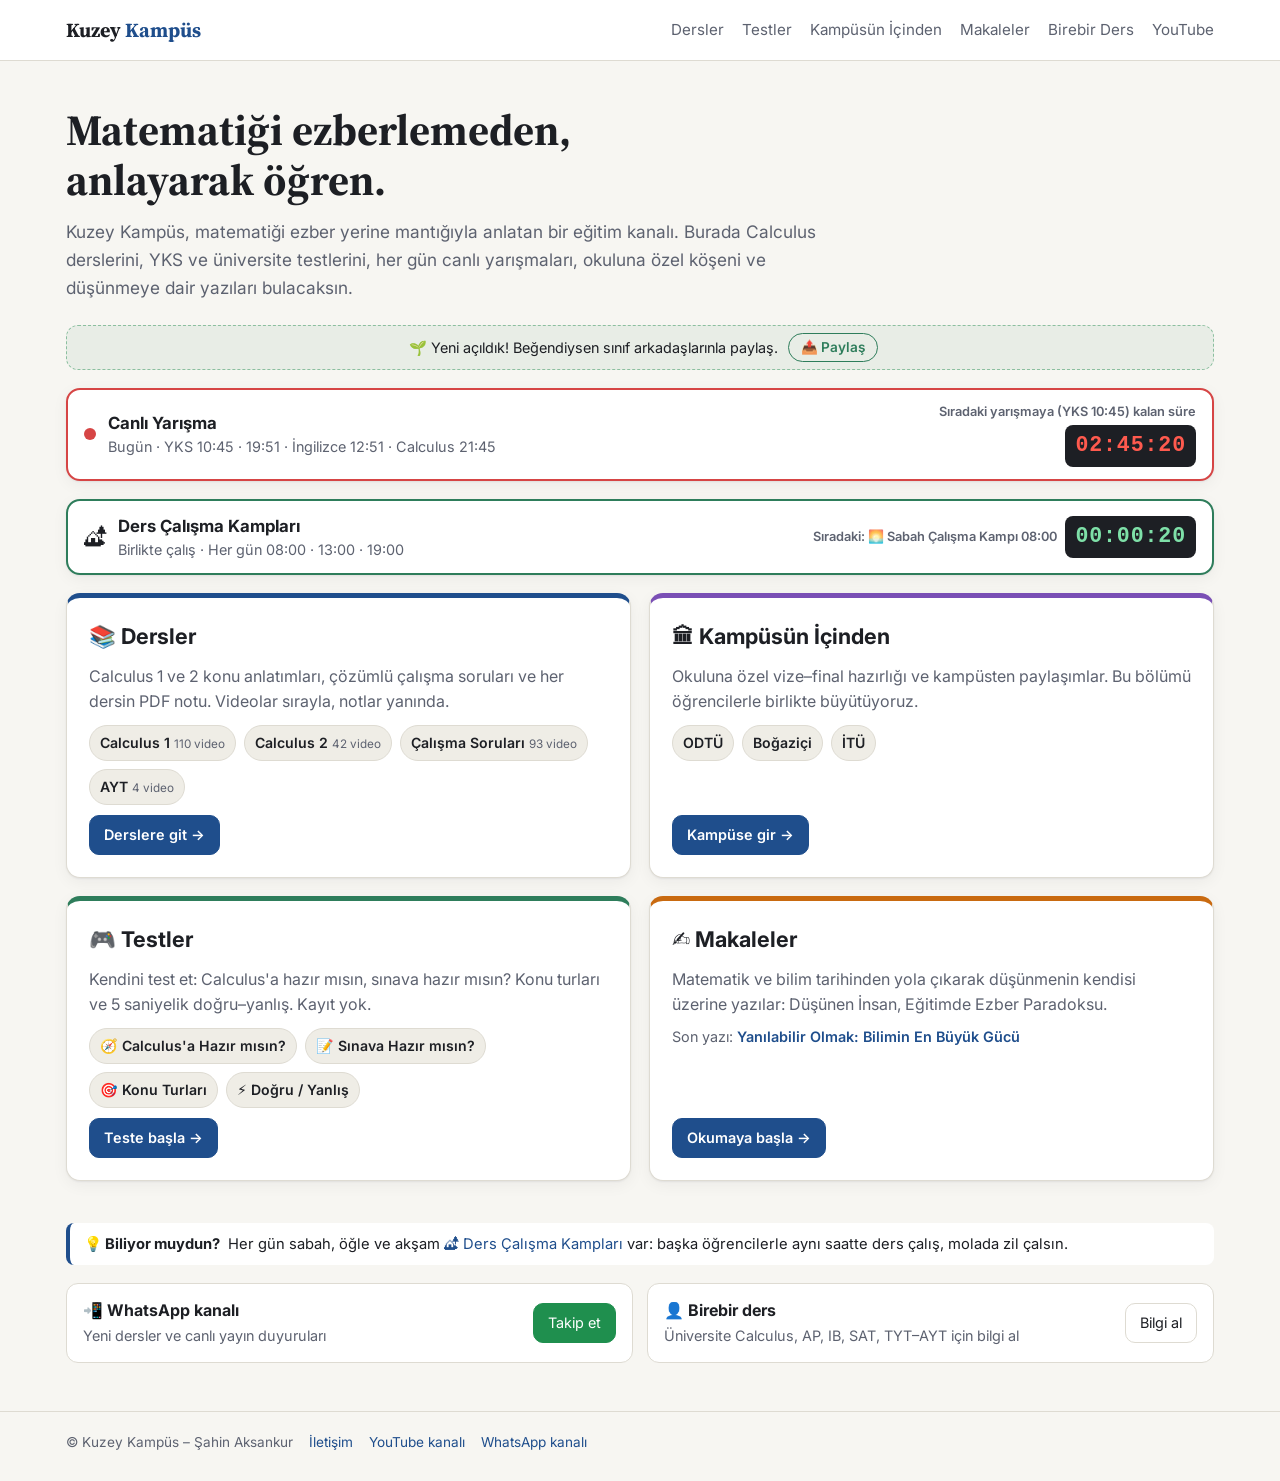
<file: index.html>
<!doctype html>
<html lang="tr">
<head>
  <meta charset="utf-8">
  <meta name="viewport" content="width=device-width, initial-scale=1">
  <title>Kuzey Kampüs – Matematiği Anlayarak Öğren</title>
  <meta name="description" content="Matematiği ezberlemeden, anlayarak öğren. Calculus 1 ve 2 konu anlatımları ve ders notları, YKS ve üniversite testleri, her gün canlı yarışmalar.">
  <link rel="preconnect" href="https://fonts.googleapis.com">
  <link rel="preconnect" href="https://fonts.gstatic.com" crossorigin>
  <link href="https://fonts.googleapis.com/css2?family=Inter:wght@400;600;700&family=Source+Serif+4:wght@600;700&display=swap" rel="stylesheet">
  <link rel="stylesheet" href="assets/style.css?v=202611281057">
</head>
<body>
  <header class="topbar">
    <div class="wrap">
      <a class="brand" href="index.html">Kuzey <span>Kampüs</span></a>
      <nav class="nav">
        <a href="dersler.html">Dersler</a>
        <a href="oyun.html">Testler</a>
        <a href="kampus.html"><span class="nav-uzun">Kampüsün İçinden</span><span class="nav-kisa">Kampüs</span></a>
        <a href="makaleler.html">Makaleler</a>
        <a href="iletisim.html">Birebir Ders</a>
        <a data-yt href="#" target="_blank" rel="noopener" class="nav-yt">YouTube</a>
      </nav>
    </div>
  </header>

  <main class="wrap">
    <section class="ana-ozet">
      <h1>Matematiği ezberlemeden,<br>anlayarak öğren.</h1>
      <p>Kuzey Kampüs, matematiği ezber yerine mantığıyla anlatan bir eğitim kanalı. Burada Calculus derslerini, YKS ve üniversite testlerini, her gün canlı yarışmaları, okuluna özel köşeni ve düşünmeye dair yazıları bulacaksın.</p>
    </section>

    <div class="davet-serit">
      <span>🌱 Yeni açıldık! Beğendiysen sınıf arkadaşlarınla paylaş.</span>
      <button type="button" class="davet-paylas" data-paylas="https://kuzeykampuscalculus.com/" data-paylas-metin="Kuzey Kampüs: matematiği ezberlemeden, anlayarak öğren. Dersler, testler ve her gün canlı yarışma.">📤 Paylaş</button>
    </div>

    <a class="canli-serit" href="canli.html" data-canli-serit hidden></a>
    <a class="kamp-serit" href="kamp.html" data-kamp-serit hidden></a>

    <div class="ana-bolumler">
      <section class="ana-bolum" style="--renk:#1f4e8c">
        <h2>📚 Dersler</h2>
        <p>Calculus 1 ve 2 konu anlatımları, çözümlü çalışma soruları ve her dersin PDF notu. Videolar sırayla, notlar yanında.</p>
        <div class="ana-baglar" id="ana-dersler">
          <a href="ders.html?liste=calc1">Calculus 1</a><a href="ders.html?liste=calc2">Calculus 2</a><a href="ders.html?liste=calc1-soru">Çalışma Soruları</a>
        </div>
        <a class="btn primary" href="dersler.html">Derslere git →</a>
      </section>
      <section class="ana-bolum" style="--renk:#7a4fb5">
        <h2>🏛 Kampüsün İçinden</h2>
        <p>Okuluna özel vize–final hazırlığı ve kampüsten paylaşımlar. Bu bölümü öğrencilerle birlikte büyütüyoruz.</p>
        <div class="ana-baglar"><a href="kampus.html">ODTÜ</a><a href="kampus.html">Boğaziçi</a><a href="kampus.html">İTÜ</a></div>
        <a class="btn primary" href="kampus.html">Kampüse gir →</a>
      </section>
      <section class="ana-bolum" style="--renk:#2e7d5b">
        <h2>🎮 Testler</h2>
        <p>Kendini test et: Calculus'a hazır mısın, sınava hazır mısın? Konu turları ve 5 saniyelik doğru–yanlış. Kayıt yok.</p>
        <div class="ana-baglar"><a href="oyun.html">🧭 Calculus'a Hazır mısın?</a><a href="oyun.html">📝 Sınava Hazır mısın?</a><a href="oyun.html">🎯 Konu Turları</a><a href="oyun.html#dy-tum">⚡ Doğru / Yanlış</a></div>
        <a class="btn primary" href="oyun.html">Teste başla →</a>
      </section>
      <section class="ana-bolum" style="--renk:#c96a10">
        <h2>✍️ Makaleler</h2>
        <p>Matematik ve bilim tarihinden yola çıkarak düşünmenin kendisi üzerine yazılar: Düşünen İnsan, Eğitimde Ezber Paradoksu.</p>
        <p class="ana-son">Son yazı: <a href="makaleler/dusunen-insan-13.html">Yanılabilir Olmak: Bilimin En Büyük Gücü</a></p>
        <a class="btn primary" href="makaleler.html">Okumaya başla →</a>
      </section>
    </div>

    <p class="ipucu" data-ipucu hidden></p>

    <div class="ana-alt">
      <div class="ana-mini" data-wa-kanal-kutu hidden>
        <div><strong>📲 WhatsApp kanalı</strong><p>Yeni dersler ve canlı yayın duyuruları</p></div>
        <a class="btn wa" data-wa-kanal href="#" target="_blank" rel="noopener">Takip et</a>
      </div>
      <div class="ana-mini">
        <div><strong>👤 Birebir ders</strong><p>Üniversite Calculus, AP, IB, SAT, TYT–AYT için bilgi al</p></div>
        <a class="btn" href="iletisim.html">Bilgi al</a>
      </div>
    </div>
  </main>

  <footer>
    <div class="wrap">
      <span>© Kuzey Kampüs – Şahin Aksankur</span>
      <span class="sayac" data-sayac hidden aria-hidden="true">👁 <span></span></span>
      <a href="iletisim.html">İletişim</a>
      <a data-yt href="#" target="_blank" rel="noopener">YouTube kanalı</a>
      <a data-wa-kanal href="#" target="_blank" rel="noopener" hidden>WhatsApp kanalı</a>
    </div>
  </footer>

  <script src="assets/config.js?v=202611281057"></script>
  <script src="assets/app.js?v=202611281057"></script>
  <script src="assets/canli-takvim.js?v=202611281057"></script>
  <script src="assets/kamp-takvim.js?v=202611281057"></script>
  <!-- Ziyaretçi sayımı: GoatCounter (çerezsiz, kişisel veri yok; yerelde saymaz) -->
  <script data-goatcounter="https://kuzeykampus.goatcounter.com/count" async src="//gc.zgo.at/count.js"></script>
</body>
</html>
</file>
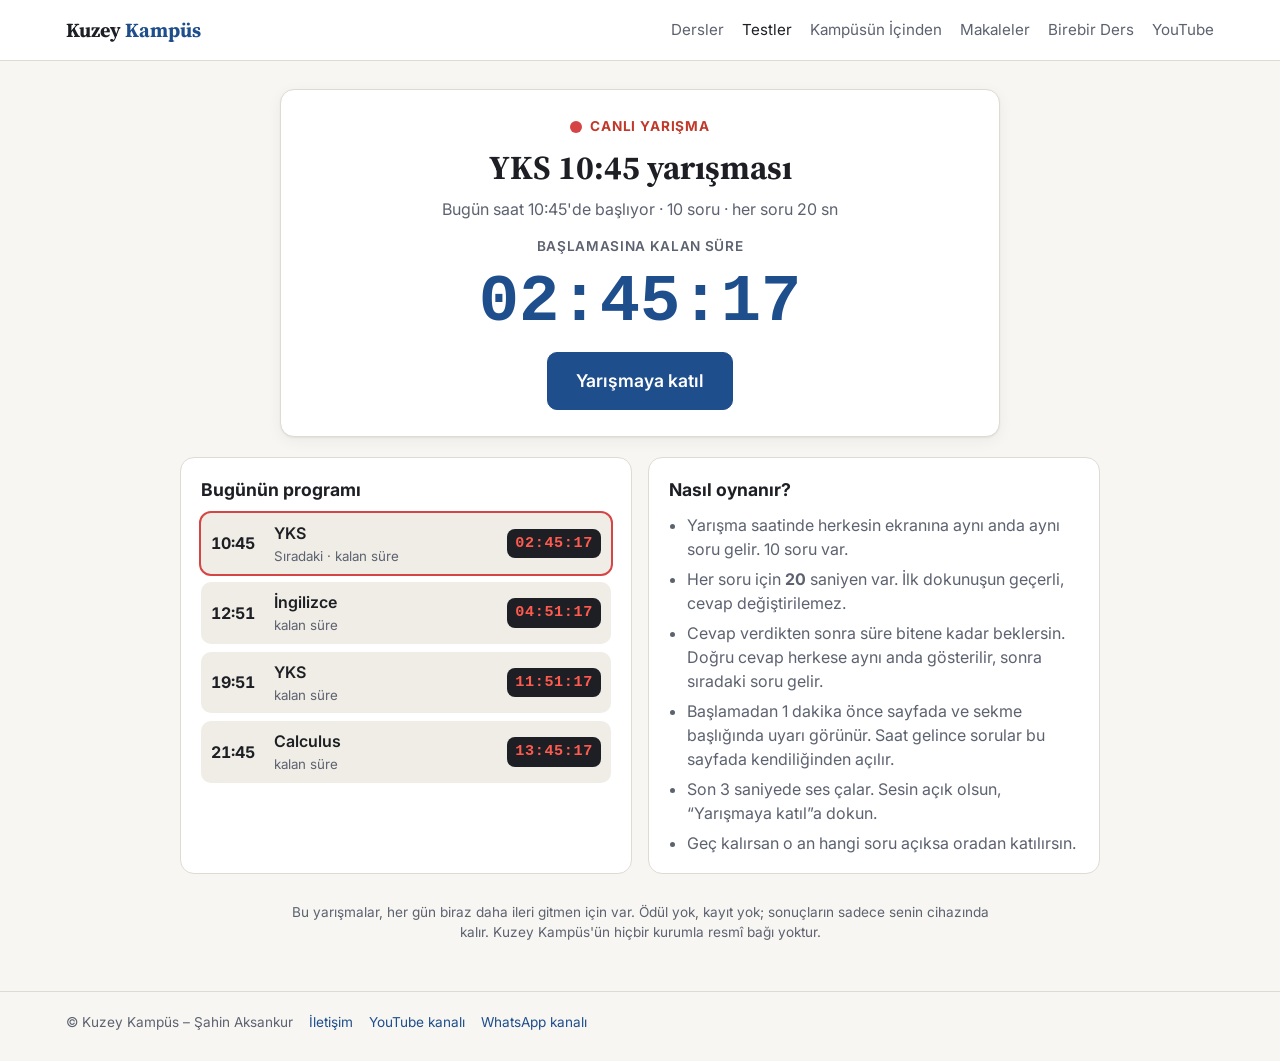
<file: canli.html>
<!doctype html>
<html lang="tr">
<head>
  <meta charset="utf-8">
  <meta name="viewport" content="width=device-width, initial-scale=1">
  <title>Canlı Yarışma – Kuzey Kampüs</title>
  <meta name="description" content="Her gün aynı saatte, herkese aynı anda aynı 10 soru. YKS, Calculus ve İngilizce canlı yarışmaları. Kayıt gerekmez.">
  <link rel="preconnect" href="https://fonts.googleapis.com">
  <link rel="preconnect" href="https://fonts.gstatic.com" crossorigin>
  <link href="https://fonts.googleapis.com/css2?family=Inter:wght@400;600;700&family=Source+Serif+4:wght@600;700&display=swap" rel="stylesheet">
  <link rel="stylesheet" href="assets/style.css?v=202611281057">
</head>
<body class="canli-sayfa">
  <header class="topbar">
    <div class="wrap">
      <a class="brand" href="index.html">Kuzey <span>Kampüs</span></a>
      <nav class="nav">
        <a href="dersler.html">Dersler</a>
        <a href="oyun.html" class="active">Testler</a>
        <a href="kampus.html"><span class="nav-uzun">Kampüsün İçinden</span><span class="nav-kisa">Kampüs</span></a>
        <a href="makaleler.html">Makaleler</a>
        <a href="iletisim.html">Birebir Ders</a>
        <a data-yt href="#" target="_blank" rel="noopener" class="nav-yt">YouTube</a>
      </nav>
    </div>
  </header>

  <main class="wrap canli">
    <!-- Bekleme ekranı: geri sayım, katıl düğmesi, bugünün programı -->
    <section id="canli-lobi">
      <div class="canli-lobi-kart">
        <p class="canli-etiket"><span class="canli-nokta" aria-hidden="true"></span> Canlı Yarışma</p>
        <h1 id="lobi-baslik">Canlı Yarışma</h1>
        <p class="canli-alt" id="lobi-alt"></p>
        <p class="canli-geri-etiket">Başlamasına kalan süre</p>
        <p class="canli-geri" id="lobi-geri" role="timer" aria-live="off"></p>
        <p class="canli-uyari" id="lobi-uyari" role="status" hidden></p>
        <button type="button" class="btn primary big canli-katil" id="lobi-katil">Yarışmaya katıl</button>
        <p class="canli-katildin" id="lobi-katildin" hidden>✓ Hazırsın. Saat gelince sorular bu sayfada kendiliğinden açılır; sayfayı açık tut.</p>
        <p class="canli-seri" id="lobi-seri" hidden></p>
        <div class="canli-qr" id="lobi-qr" hidden><img src="assets/canli-qr.svg" alt="Canlı Yarışma sayfasının QR kodu" width="160" height="160"><span>kuzeykampuscalculus.com/canli.html</span></div>
      </div>

      <div class="canli-bilgi">
        <section class="canli-kutu">
          <h2>Bugünün programı</h2>
          <ul class="canli-program" id="lobi-program"></ul>
          <p class="canli-kucuk" id="lobi-program-not"></p>
        </section>
        <section class="canli-kutu">
          <h2>Nasıl oynanır?</h2>
          <ul class="canli-kurallar">
            <li>Yarışma saatinde herkesin ekranına aynı anda aynı soru gelir. 10 soru var.</li>
            <li>Her soru için <strong id="kural-sure">20</strong> saniyen var. İlk dokunuşun geçerli, cevap değiştirilemez.</li>
            <li>Cevap verdikten sonra süre bitene kadar beklersin. Doğru cevap herkese aynı anda gösterilir, sonra sıradaki soru gelir.</li>
            <li>Başlamadan 1 dakika önce sayfada ve sekme başlığında uyarı görünür. Saat gelince sorular bu sayfada kendiliğinden açılır.</li>
            <li>Son 3 saniyede ses çalar. Sesin açık olsun, “Yarışmaya katıl”a dokun.</li>
            <li>Geç kalırsan o an hangi soru açıksa oradan katılırsın.</li>
          </ul>
        </section>
      </div>
    </section>

    <!-- Soru ekranı (canlı ve sonradan çözme) -->
    <section id="canli-soru" hidden>
      <div class="oyun-ust">
        <span><span class="canli-rozet" id="soru-rozet">🔴 CANLI</span> <span id="soru-ad"></span> · <span id="soru-ilerleme"></span></span>
        <button type="button" class="ses-dugme" aria-label="Sesi kapat">🔊</button>
        <span class="oyun-sure" id="soru-sure" role="timer" aria-live="off">20</span>
      </div>
      <div class="oyun-bar"><div id="soru-bar"></div></div>
      <div class="oyun-kart canli-kart" id="soru-kart">
        <p class="oyun-metin" id="soru-metin"></p>
        <div class="oyun-secenekler" id="soru-secenekler"></div>
        <p class="canli-durum" id="soru-durum" aria-live="polite"></p>
        <p class="oyun-aciklama" id="soru-aciklama" hidden></p>
        <button class="btn primary big" id="soru-sonraki" type="button" hidden>Sonraki soru →</button>
      </div>
      <div class="canli-qr kose" id="soru-qr" hidden><img src="assets/canli-qr.svg" alt="" width="110" height="110"><span>kuzeykampuscalculus.com/canli.html</span></div>
    </section>

    <!-- Sonuç -->
    <section id="canli-sonuc" hidden>
      <div class="oyun-kart oyun-sonuc canli-kart" id="sonuc-kart">
        <p class="oyun-sonuc-baslik" id="sonuc-baslik"></p>
        <p class="oyun-sonuc-puan"><strong id="sonuc-puan"></strong> / <span id="sonuc-toplam"></span></p>
        <p id="sonuc-mesaj"></p>
        <p class="oyun-rekor" id="sonuc-seri"></p>
        <div class="oyun-dugmeler">
          <button class="btn primary big" id="sonuc-paylas" type="button">📤 Sonucumu paylaş</button>
          <button class="btn big" id="sonuc-tamam" type="button">Sıradaki yarışma</button>
          <a class="btn big" href="oyun.html">Testlere dön</a>
        </div>
        <p class="canli-kucuk" id="sonuc-sira"></p>
      </div>
      <div class="oyun-kacan" id="sonuc-kacan" hidden></div>
    </section>

    <!-- Sonucu paylaş: resim kartı + seçenekler -->
    <div class="perde" id="paylas-perde" hidden>
      <div class="panel paylas-panel" role="dialog" aria-modal="true" aria-labelledby="paylas-baslik">
        <h3 id="paylas-baslik">Sonucunu paylaş</h3>
        <img class="paylas-onizleme" id="paylas-resim" alt="Paylaşım kartı: yarışma sonucun">
        <div class="paylas-dugmeler">
          <button type="button" class="btn primary" id="paylas-sistem" hidden>📲 Paylaş (Instagram, WhatsApp…)</button>
          <a class="btn wa" id="paylas-wa" href="#" target="_blank" rel="noopener">WhatsApp</a>
          <a class="btn" id="paylas-fb" href="#" target="_blank" rel="noopener">Facebook</a>
          <a class="btn" id="paylas-indir" href="#" download="kuzey-kampus-canli-yarisma.png">⬇ Resmi indir</a>
          <button type="button" class="btn" id="paylas-kopyala">🔗 Linki kopyala</button>
        </div>
        <p class="panel-not" id="paylas-not">Instagram için: “Paylaş”a dokunup Instagram'ı seç ya da resmi indirip hikâyene ekle.</p>
        <button type="button" class="btn" id="paylas-kapat">Kapat</button>
      </div>
    </div>

    <p class="canli-not">Bu yarışmalar, her gün biraz daha ileri gitmen için var. Ödül yok, kayıt yok; sonuçların sadece senin cihazında kalır. Kuzey Kampüs'ün hiçbir kurumla resmî bağı yoktur.</p>
  </main>

  <footer>
    <div class="wrap">
      <span>© Kuzey Kampüs – Şahin Aksankur</span>
      <a href="iletisim.html">İletişim</a>
      <a data-yt href="#" target="_blank" rel="noopener">YouTube kanalı</a>
      <a data-wa-kanal href="#" target="_blank" rel="noopener" hidden>WhatsApp kanalı</a>
    </div>
  </footer>

  <script src="assets/config.js?v=202611281057"></script>
  <script src="assets/app.js?v=202611281057"></script>
  <script src="data/sorular.js?v=202611281057"></script>
  <script src="data/yks-sorular.js?v=202611281057"></script>
  <script src="data/ingilizce.js?v=202611281057"></script>
  <script src="assets/oyun.js?v=202611281057"></script>
  <script src="assets/canli-takvim.js?v=202611281057"></script>
  <!-- Ziyaretçi sayımı: GoatCounter (çerezsiz, kişisel veri yok; yerelde saymaz) -->
  <script data-goatcounter="https://kuzeykampus.goatcounter.com/count" async src="//gc.zgo.at/count.js"></script>
  <script src="assets/canli.js?v=202611281057"></script>
</body>
</html>
</file>
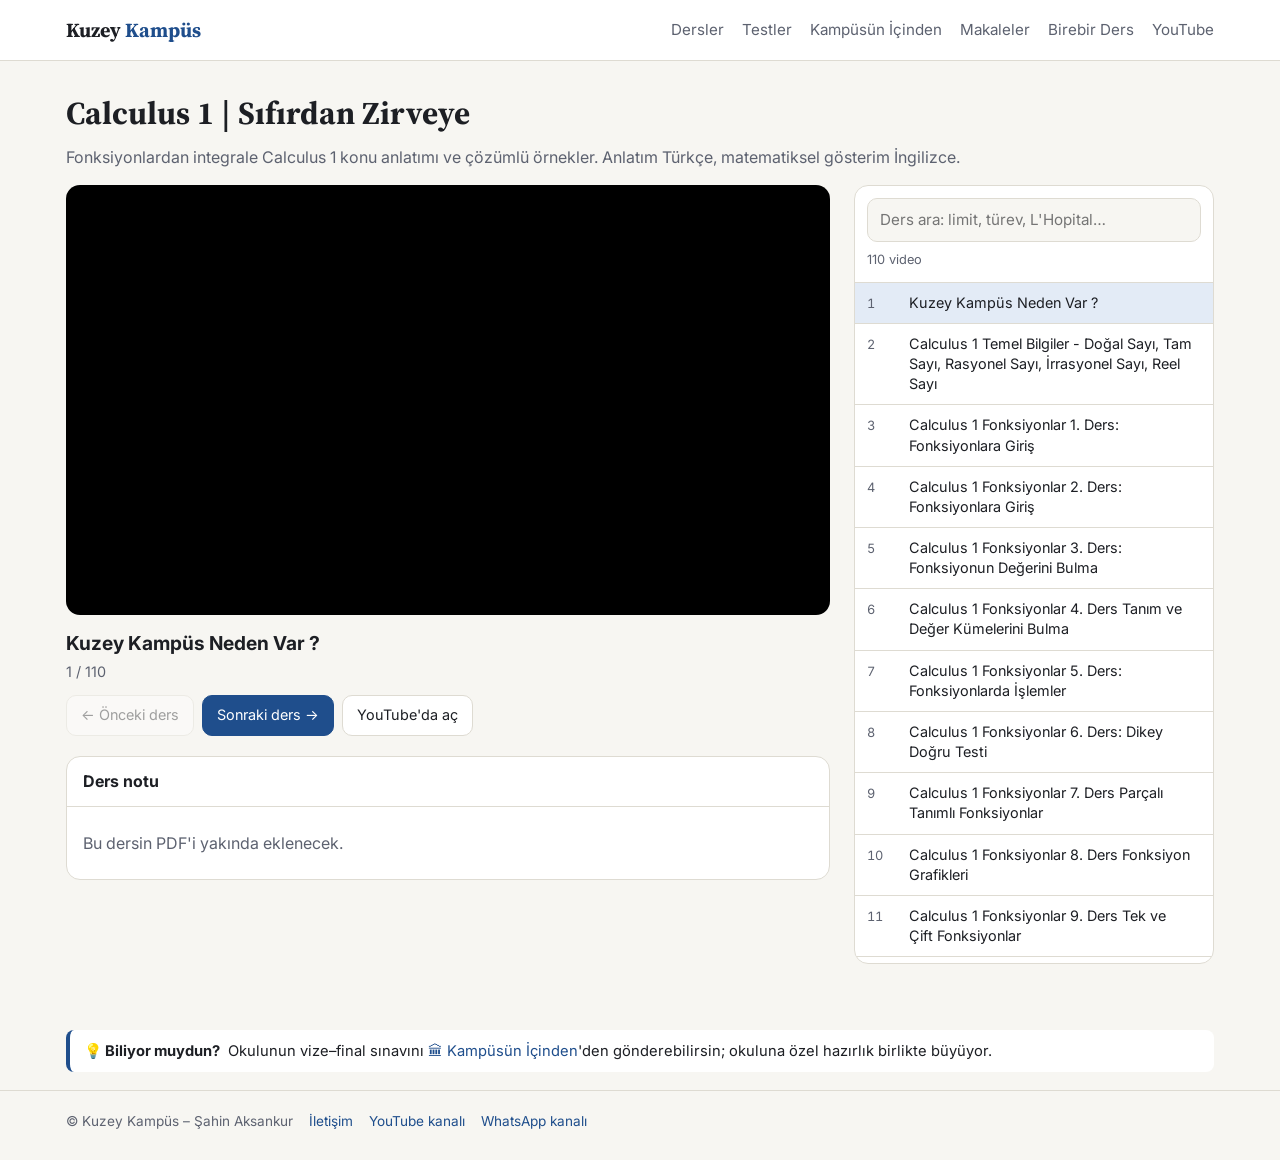
<file: ders.html>
<!doctype html>
<html lang="tr">
<head>
  <meta charset="utf-8">
  <meta name="viewport" content="width=device-width, initial-scale=1">
  <title>Ders – Kuzey Kampüs</title>
  <meta name="description" content="Calculus konu anlatımı videoları ve ders notları.">
  <link rel="preconnect" href="https://fonts.googleapis.com">
  <link rel="preconnect" href="https://fonts.gstatic.com" crossorigin>
  <link href="https://fonts.googleapis.com/css2?family=Inter:wght@400;600;700&family=Source+Serif+4:wght@600;700&display=swap" rel="stylesheet">
  <link rel="stylesheet" href="assets/style.css?v=202611281057">
</head>
<body>
  <header class="topbar">
    <div class="wrap">
      <a class="brand" href="index.html">Kuzey <span>Kampüs</span></a>
      <nav class="nav">
        <a href="dersler.html">Dersler</a>
        <a href="oyun.html">Testler</a>
        <a href="kampus.html"><span class="nav-uzun">Kampüsün İçinden</span><span class="nav-kisa">Kampüs</span></a>
        <a href="makaleler.html">Makaleler</a>
        <a href="iletisim.html">Birebir Ders</a>
        <a data-yt href="#" target="_blank" rel="noopener" class="nav-yt">YouTube</a>
      </nav>
    </div>
  </header>

  <main class="wrap">
    <div class="course-head">
      <h1 id="course-title">Yükleniyor…</h1>
      <p id="course-desc"></p>
      <div class="kt-ozet" id="kt-ozet" hidden></div>
    </div>

    <div id="course" class="layout">
      <div>
        <div class="player" id="player"></div>
        <div class="now">
          <h2 id="now-title"></h2>
          <div class="sub" id="now-sub"></div>
        </div>
        <div class="controls">
          <button class="btn" id="prev" type="button">← Önceki ders</button>
          <button class="btn primary" id="next" type="button">Sonraki ders →</button>
          <a class="btn" id="yt" href="#" target="_blank" rel="noopener">YouTube'da aç</a>
        </div>
        <section class="kt" id="kt" hidden></section>
        <section class="pdf-box" id="pdf"></section>
      </div>

      <aside class="sidebar">
        <div class="search">
          <input id="search" type="search" placeholder="Ders ara: limit, türev, L'Hopital…" aria-label="Ders ara">
          <div class="count" id="count"></div>
        </div>
        <ul class="list" id="list"></ul>
      </aside>
    </div>
    <p class="ipucu" data-ipucu hidden></p>
  </main>

  <footer>
    <div class="wrap">
      <span>© Kuzey Kampüs – Şahin Aksankur</span>
      <a href="iletisim.html">İletişim</a>
      <a data-yt href="#" target="_blank" rel="noopener">YouTube kanalı</a>
      <a data-wa-kanal href="#" target="_blank" rel="noopener" hidden>WhatsApp kanalı</a>
    </div>
  </footer>

  <script src="assets/config.js?v=202611281057"></script>
  <script src="assets/app.js?v=202611281057"></script>
  <script src="assets/canli-takvim.js?v=202611281057"></script>
  <!-- Ziyaretçi sayımı: GoatCounter (çerezsiz, kişisel veri yok; yerelde saymaz) -->
  <script data-goatcounter="https://kuzeykampus.goatcounter.com/count" async src="//gc.zgo.at/count.js"></script>
</body>
</html>
</file>
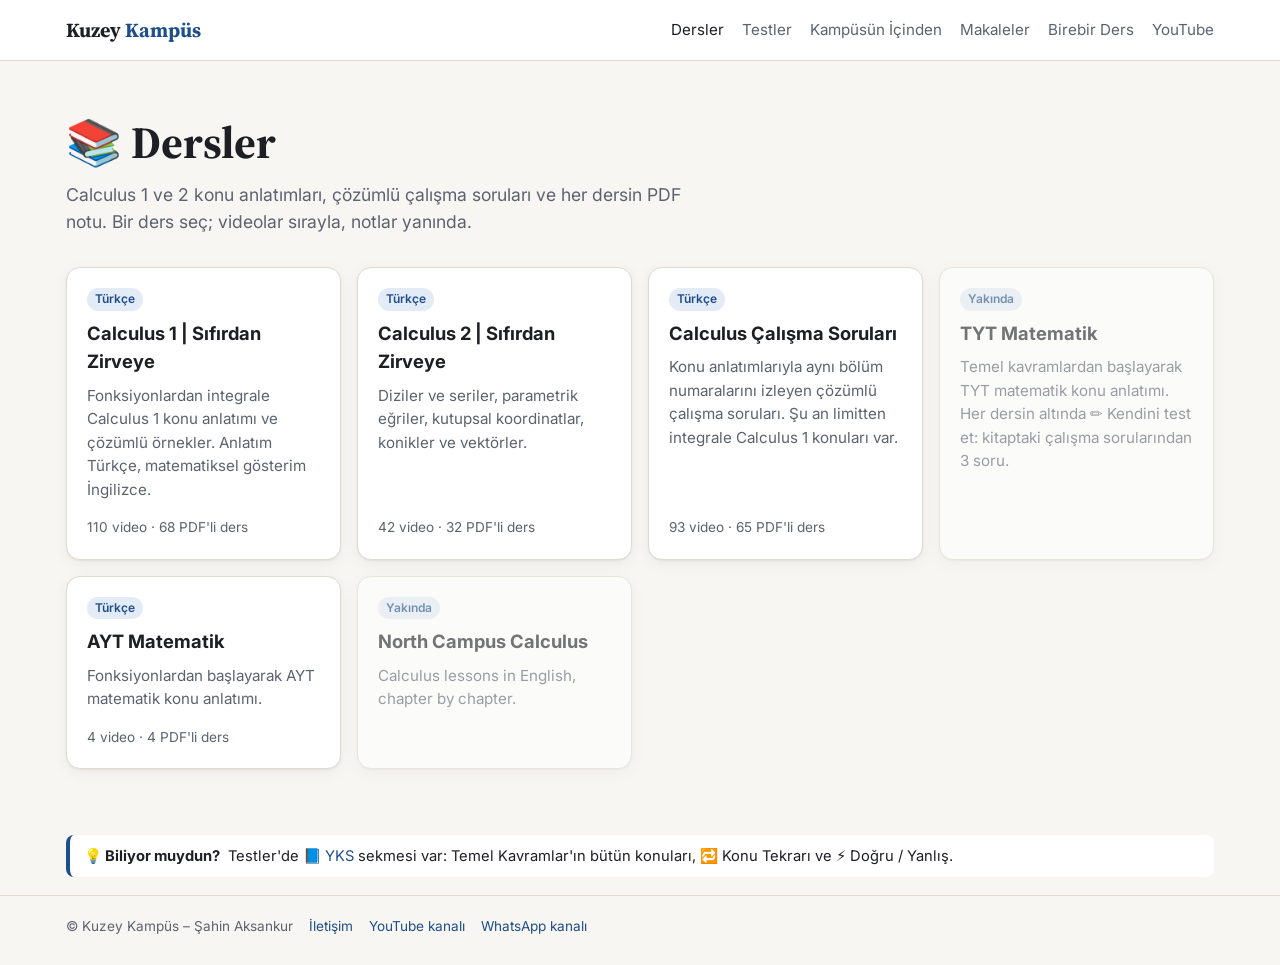
<file: dersler.html>
<!doctype html>
<html lang="tr">
<head>
  <meta charset="utf-8">
  <meta name="viewport" content="width=device-width, initial-scale=1">
  <title>Dersler – Kuzey Kampüs</title>
  <meta name="description" content="Calculus 1 ve Calculus 2 konu anlatımları, çözümlü örnekler ve ders notları. Boğaziçi, ODTÜ, İTÜ, Bilkent ve Koç öğrencileri için.">
  <link rel="preconnect" href="https://fonts.googleapis.com">
  <link rel="preconnect" href="https://fonts.gstatic.com" crossorigin>
  <link href="https://fonts.googleapis.com/css2?family=Inter:wght@400;600;700&family=Source+Serif+4:wght@600;700&display=swap" rel="stylesheet">
  <link rel="stylesheet" href="assets/style.css?v=202611281057">
</head>
<body>
  <header class="topbar">
    <div class="wrap">
      <a class="brand" href="index.html">Kuzey <span>Kampüs</span></a>
      <nav class="nav">
        <a href="dersler.html" class="active">Dersler</a>
        <a href="oyun.html">Testler</a>
        <a href="kampus.html"><span class="nav-uzun">Kampüsün İçinden</span><span class="nav-kisa">Kampüs</span></a>
        <a href="makaleler.html">Makaleler</a>
        <a href="iletisim.html">Birebir Ders</a>
        <a data-yt href="#" target="_blank" rel="noopener" class="nav-yt">YouTube</a>
      </nav>
    </div>
  </header>

  <main class="wrap">
    <section class="hero">
      <h1>📚 Dersler</h1>
      <p>Calculus 1 ve 2 konu anlatımları, çözümlü çalışma soruları ve her dersin PDF notu. Bir ders seç; videolar sırayla, notlar yanında.</p>
    </section>

    <div class="cards" id="courses"></div>
    <p class="ipucu" data-ipucu hidden></p>
  </main>

  <footer>
    <div class="wrap">
      <span>© Kuzey Kampüs – Şahin Aksankur</span>
      <a href="iletisim.html">İletişim</a>
      <a data-yt href="#" target="_blank" rel="noopener">YouTube kanalı</a>
      <a data-wa-kanal href="#" target="_blank" rel="noopener" hidden>WhatsApp kanalı</a>
    </div>
  </footer>

  <script src="assets/config.js?v=202611281057"></script>
  <script src="assets/app.js?v=202611281057"></script>
  <script src="assets/canli-takvim.js?v=202611281057"></script>
  <!-- Ziyaretçi sayımı: GoatCounter (çerezsiz, kişisel veri yok; yerelde saymaz) -->
  <script data-goatcounter="https://kuzeykampus.goatcounter.com/count" async src="//gc.zgo.at/count.js"></script>
</body>
</html>
</file>
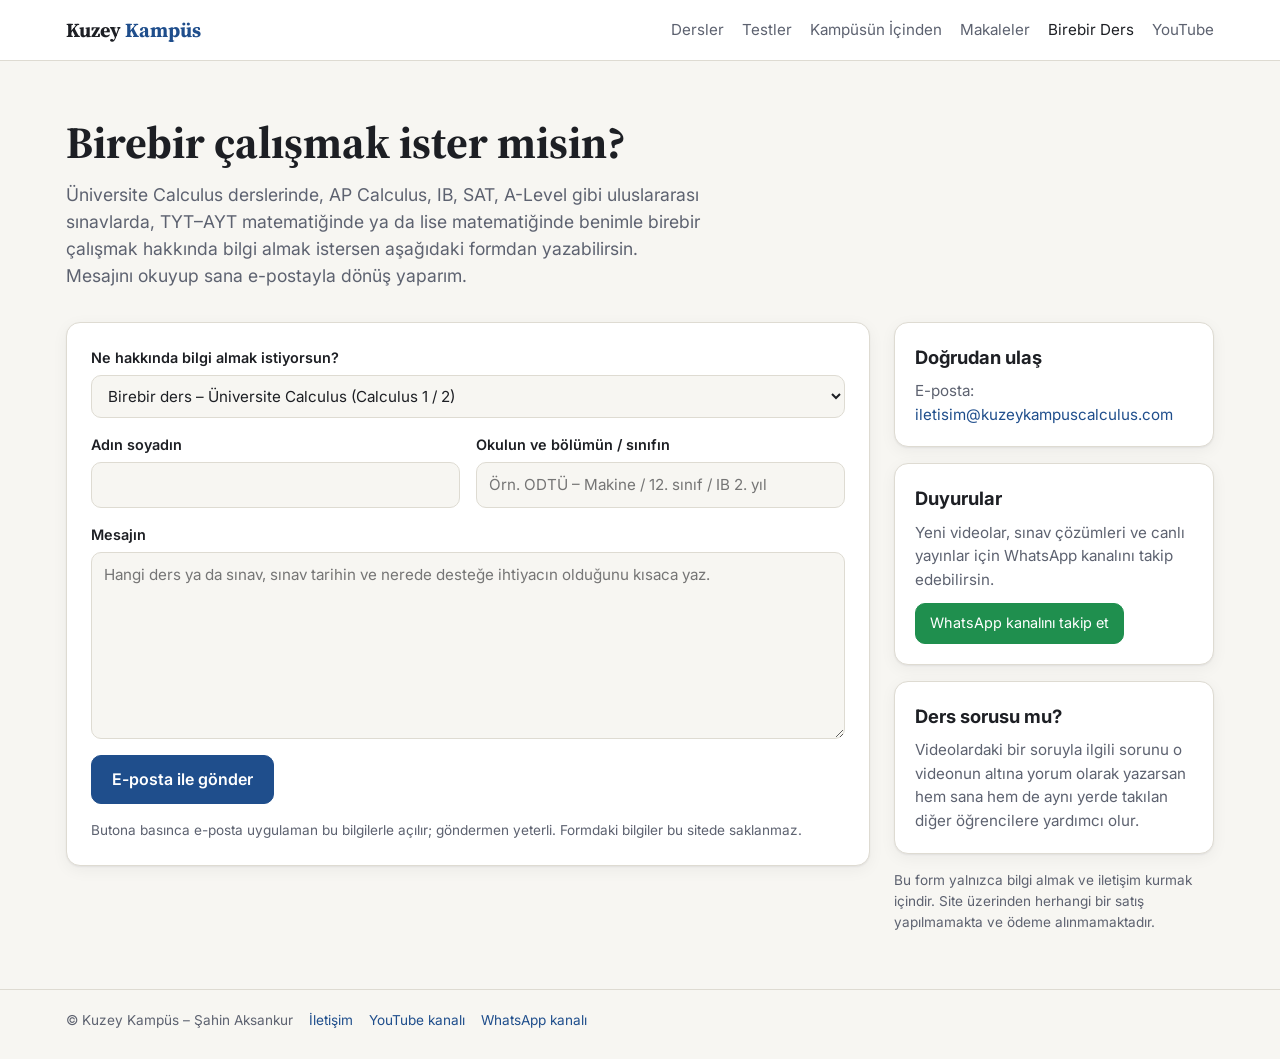
<file: iletisim.html>
<!doctype html>
<html lang="tr">
<head>
  <meta charset="utf-8">
  <meta name="viewport" content="width=device-width, initial-scale=1">
  <title>Birebir Ders ve İletişim – Kuzey Kampüs</title>
  <meta name="description" content="Üniversite Calculus, AP Calculus, IB, SAT, TYT ve AYT matematiği için birebir çalışma hakkında bilgi almak ya da Kuzey Kampüs ile iletişime geçmek için.">
  <link rel="preconnect" href="https://fonts.googleapis.com">
  <link rel="preconnect" href="https://fonts.gstatic.com" crossorigin>
  <link href="https://fonts.googleapis.com/css2?family=Inter:wght@400;600;700&family=Source+Serif+4:wght@600;700&display=swap" rel="stylesheet">
  <link rel="stylesheet" href="assets/style.css?v=202611281057">
</head>
<body>
  <header class="topbar">
    <div class="wrap">
      <a class="brand" href="index.html">Kuzey <span>Kampüs</span></a>
      <nav class="nav">
        <a href="dersler.html">Dersler</a>
        <a href="oyun.html">Testler</a>
        <a href="kampus.html"><span class="nav-uzun">Kampüsün İçinden</span><span class="nav-kisa">Kampüs</span></a>
        <a href="makaleler.html">Makaleler</a>
        <a href="iletisim.html" class="active">Birebir Ders</a>
        <a data-yt href="#" target="_blank" rel="noopener" class="nav-yt">YouTube</a>
      </nav>
    </div>
  </header>

  <main class="wrap">
    <section class="hero">
      <h1>Birebir çalışmak ister misin?</h1>
      <p>Üniversite Calculus derslerinde, AP Calculus, IB, SAT, A-Level gibi uluslararası sınavlarda, TYT–AYT matematiğinde ya da lise matematiğinde benimle birebir çalışmak hakkında bilgi almak istersen aşağıdaki formdan yazabilirsin. Mesajını okuyup sana e-postayla dönüş yaparım.</p>
    </section>

    <div class="contact-layout">
      <form id="contact-form" class="contact-form" novalidate>
        <label>Ne hakkında bilgi almak istiyorsun?
          <select name="konu" required>
            <option value="Birebir ders bilgisi – Üniversite Calculus">Birebir ders – Üniversite Calculus (Calculus 1 / 2)</option>
            <option value="Birebir ders bilgisi – Uluslararası sınavlar">Birebir ders – Uluslararası sınavlar (AP Calculus, IB, SAT, A-Level)</option>
            <option value="Birebir ders bilgisi – TYT / AYT">Birebir ders – TYT / AYT matematik</option>
            <option value="Birebir ders bilgisi – Lise matematiği">Birebir ders – Lise matematiği</option>
            <option value="Kampüsün İçinden – geçmiş sınav gönderiyorum">Kampüsün İçinden – okulumun geçmiş sınavlarını gönderiyorum</option>
            <option value="Kampüsün İçinden – paylaşım">Kampüsün İçinden – kampüsümden bir paylaşım</option>
            <option value="Kampüsün İçinden – okulumu ekleyin">Kampüsün İçinden – okulumu ekleyin</option>
            <option value="Site ve videolar hakkında">Site ve videolar hakkında</option>
            <option value="Diğer">Diğer</option>
          </select>
        </label>
        <div class="row">
          <label>Adın soyadın
            <input name="ad" type="text" autocomplete="name" required>
          </label>
          <label>Okulun ve bölümün / sınıfın
            <input name="okul" type="text" placeholder="Örn. ODTÜ – Makine / 12. sınıf / IB 2. yıl">
          </label>
        </div>
        <label>Mesajın
          <textarea name="mesaj" rows="7" required placeholder="Hangi ders ya da sınav, sınav tarihin ve nerede desteğe ihtiyacın olduğunu kısaca yaz."></textarea>
        </label>
        <p class="form-error" id="form-error" hidden>Lütfen adını ve mesajını yaz.</p>
        <button class="btn primary big" type="submit">E-posta ile gönder</button>
        <p class="form-note">Butona basınca e-posta uygulaman bu bilgilerle açılır; göndermen yeterli. Formdaki bilgiler bu sitede saklanmaz.</p>
      </form>

      <aside class="contact-side">
        <div class="card">
          <h3>Doğrudan ulaş</h3>
          <p id="contact-email-line"></p>
          <a id="wa-btn" class="btn wa" href="#" target="_blank" rel="noopener" hidden>WhatsApp'tan yaz</a>
        </div>
        <div class="card" data-wa-kanal-kutu hidden>
          <h3>Duyurular</h3>
          <p>Yeni videolar, sınav çözümleri ve canlı yayınlar için WhatsApp kanalını takip edebilirsin.</p>
          <a class="btn wa" data-wa-kanal href="#" target="_blank" rel="noopener">WhatsApp kanalını takip et</a>
        </div>
        <div class="card">
          <h3>Ders sorusu mu?</h3>
          <p>Videolardaki bir soruyla ilgili sorunu o videonun altına yorum olarak yazarsan hem sana hem de aynı yerde takılan diğer öğrencilere yardımcı olur.</p>
        </div>
        <p class="form-note">Bu form yalnızca bilgi almak ve iletişim kurmak içindir. Site üzerinden herhangi bir satış yapılmamakta ve ödeme alınmamaktadır.</p>
      </aside>
    </div>
  </main>

  <footer>
    <div class="wrap">
      <span>© Kuzey Kampüs – Şahin Aksankur</span>
      <a href="iletisim.html">İletişim</a>
      <a data-yt href="#" target="_blank" rel="noopener">YouTube kanalı</a>
      <a data-wa-kanal href="#" target="_blank" rel="noopener" hidden>WhatsApp kanalı</a>
    </div>
  </footer>

  <script src="assets/config.js?v=202611281057"></script>
  <script src="assets/app.js?v=202611281057"></script>
  <script src="assets/canli-takvim.js?v=202611281057"></script>
  <!-- Ziyaretçi sayımı: GoatCounter (çerezsiz, kişisel veri yok; yerelde saymaz) -->
  <script data-goatcounter="https://kuzeykampus.goatcounter.com/count" async src="//gc.zgo.at/count.js"></script>
</body>
</html>
</file>
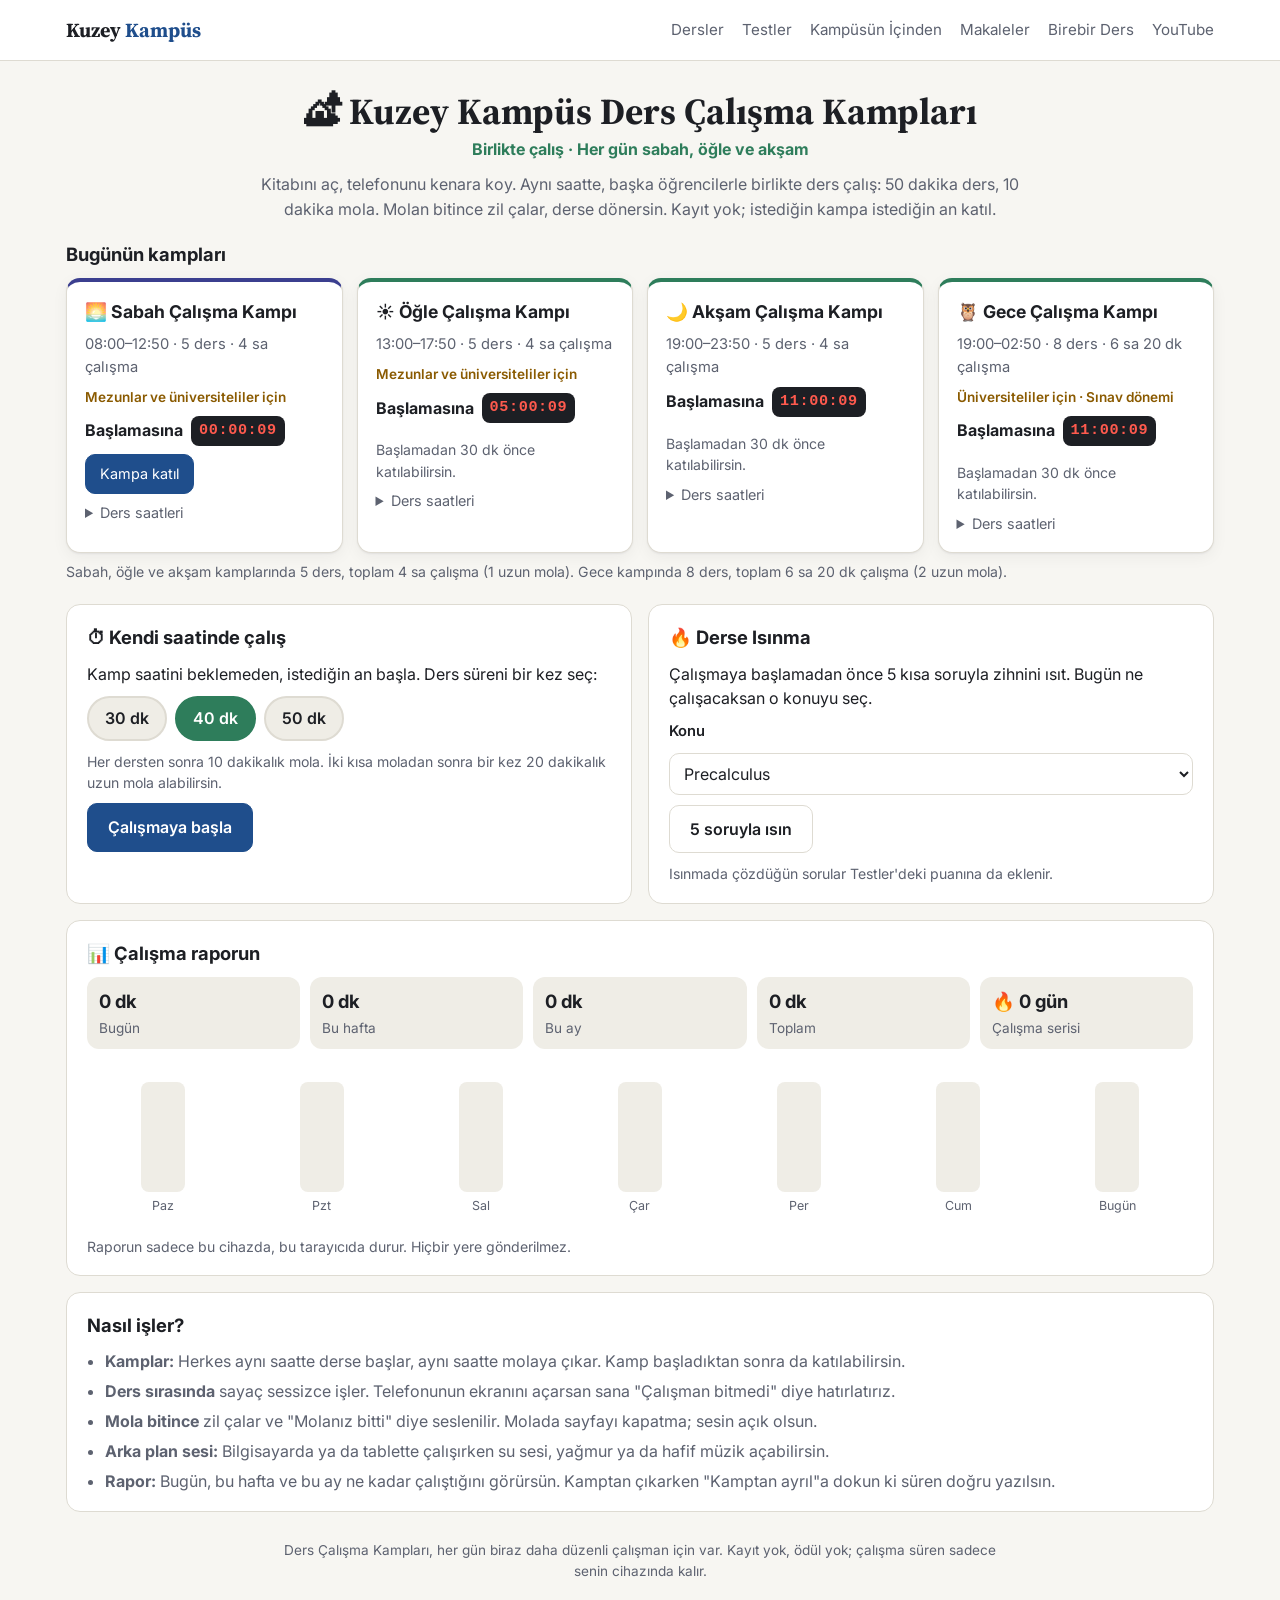
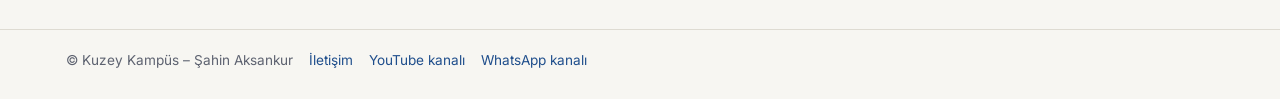
<file: kamp.html>
<!doctype html>
<html lang="tr">
<head>
  <meta charset="utf-8">
  <meta name="viewport" content="width=device-width, initial-scale=1">
  <title>Kuzey Kampüs Ders Çalışma Kampları</title>
  <meta name="description" content="Kuzey Kampüs Ders Çalışma Kampları: her gün sabah, öğle ve akşam. 50 dakika ders, 10 dakika mola. Kendi saatinde çalışma, derse ısınma ve çalışma raporu. Kayıt yok.">
  <link rel="preconnect" href="https://fonts.googleapis.com">
  <link rel="preconnect" href="https://fonts.gstatic.com" crossorigin>
  <link href="https://fonts.googleapis.com/css2?family=Inter:wght@400;600;700&family=Source+Serif+4:wght@600;700&display=swap" rel="stylesheet">
  <link rel="stylesheet" href="assets/style.css?v=202611281057">
</head>
<body class="kamp-sayfa">
  <header class="topbar">
    <div class="wrap">
      <a class="brand" href="index.html">Kuzey <span>Kampüs</span></a>
      <nav class="nav">
        <a href="dersler.html">Dersler</a>
        <a href="oyun.html">Testler</a>
        <a href="kampus.html"><span class="nav-uzun">Kampüsün İçinden</span><span class="nav-kisa">Kampüs</span></a>
        <a href="makaleler.html">Makaleler</a>
        <a href="iletisim.html">Birebir Ders</a>
        <a data-yt href="#" target="_blank" rel="noopener" class="nav-yt">YouTube</a>
      </nav>
    </div>
  </header>

  <main class="wrap kamp">
    <!-- Giriş: kamplar, kendi saatinde çalışma, derse ısınma, rapor -->
    <section id="kamp-giris">
      <div class="kamp-baslik">
        <h1>🏕 Kuzey Kampüs Ders Çalışma Kampları</h1>
        <p class="kamp-alt">Birlikte çalış · Her gün sabah, öğle ve akşam</p>
        <p>Kitabını aç, telefonunu kenara koy. Aynı saatte, başka öğrencilerle birlikte ders çalış: 50 dakika ders, 10 dakika mola. Molan bitince zil çalar, derse dönersin. Kayıt yok; istediğin kampa istediğin an katıl.</p>
      </div>

      <p class="kamp-devam" id="kamp-devam" hidden></p>

      <h2 class="kamp-bolum-baslik">Bugünün kampları</h2>
      <div class="kamp-kartlar" id="kamp-kartlar"></div>
      <p class="kamp-kucuk" id="kamp-kartlar-not"></p>

      <div class="kamp-ikili">
        <section class="kamp-kutu" id="kisisel-kutu">
          <h2>⏱ Kendi saatinde çalış</h2>
          <p>Kamp saatini beklemeden, istediğin an başla. Ders süreni bir kez seç:</p>
          <div class="kamp-sureler" role="radiogroup" aria-label="Ders süresi">
            <button type="button" class="kamp-sure" data-sure="30" role="radio">30 dk</button>
            <button type="button" class="kamp-sure" data-sure="40" role="radio">40 dk</button>
            <button type="button" class="kamp-sure" data-sure="50" role="radio">50 dk</button>
          </div>
          <p class="kamp-kucuk">Her dersten sonra 10 dakikalık mola. İki kısa moladan sonra bir kez 20 dakikalık uzun mola alabilirsin.</p>
          <button type="button" class="btn primary big" id="kisisel-basla">Çalışmaya başla</button>
        </section>

        <section class="kamp-kutu" id="isinma-kutu">
          <h2>🔥 Derse Isınma</h2>
          <p>Çalışmaya başlamadan önce 5 kısa soruyla zihnini ısıt. Bugün ne çalışacaksan o konuyu seç.</p>
          <label class="kamp-etiket" for="isinma-konu">Konu</label>
          <select id="isinma-konu" class="kamp-secim" disabled><option>Konular yükleniyor…</option></select>
          <button type="button" class="btn big" id="isinma-basla" disabled>5 soruyla ısın</button>
          <p class="kamp-kucuk">Isınmada çözdüğün sorular Testler'deki puanına da eklenir.</p>
        </section>
      </div>

      <section class="kamp-kutu kamp-rapor" id="kamp-rapor">
        <h2>📊 Çalışma raporun</h2>
        <div class="rapor-sayilar" id="rapor-sayilar"></div>
        <div class="rapor-grafik" id="rapor-grafik" aria-label="Son 7 günün çalışma süreleri"></div>
        <div id="rapor-hedefler"></div>
        <p class="kamp-kucuk">Raporun sadece bu cihazda, bu tarayıcıda durur. Hiçbir yere gönderilmez.</p>
      </section>

      <section class="kamp-kutu">
        <h2>Nasıl işler?</h2>
        <ul class="canli-kurallar">
          <li><strong>Kamplar:</strong> Herkes aynı saatte derse başlar, aynı saatte molaya çıkar. Kamp başladıktan sonra da katılabilirsin.</li>
          <li><strong>Ders sırasında</strong> sayaç sessizce işler. Telefonunun ekranını açarsan sana "Çalışman bitmedi" diye hatırlatırız.</li>
          <li><strong>Mola bitince</strong> zil çalar ve "Molanız bitti" diye seslenilir. Molada sayfayı kapatma; sesin açık olsun.</li>
          <li><strong>Arka plan sesi:</strong> Bilgisayarda ya da tablette çalışırken su sesi, yağmur ya da hafif müzik açabilirsin.</li>
          <li><strong>Rapor:</strong> Bugün, bu hafta ve bu ay ne kadar çalıştığını görürsün. Kamptan çıkarken "Kamptan ayrıl"a dokun ki süren doğru yazılsın.</li>
        </ul>
      </section>
    </section>

    <!-- Çalışma ekranı (kamp ya da kendi saatinde) -->
    <section id="kamp-calis" hidden>
      <div class="calis-kart" id="calis-kart">
        <p class="calis-etiket" id="calis-etiket"></p>
        <h1 class="calis-faz" id="calis-faz"></h1>
        <p class="calis-sure" id="calis-sure" role="timer" aria-live="off"></p>
        <div class="calis-bar" id="calis-bar-kutu"><div id="calis-bar"></div></div>
        <p class="calis-mesaj" id="calis-mesaj" role="status"></p>
        <div class="calis-dugmeler" id="calis-dugmeler"></div>
        <p class="calis-hedef" id="calis-hedef" hidden></p>
      </div>

      <div class="calis-ayarlar">
        <div class="calis-ayar">
          <span class="kamp-etiket">🎧 Arka plan sesi</span>
          <div class="kamp-sesler" id="arka-sesler">
            <button type="button" data-arka="yok">Kapalı</button>
            <button type="button" data-arka="su">💧 Su</button>
            <button type="button" data-arka="yagmur">🌧 Yağmur</button>
            <button type="button" data-arka="muzik">🎵 Hafif müzik</button>
          </div>
          <input type="range" id="arka-ses" min="0" max="100" value="50" aria-label="Arka plan sesinin yüksekliği">
        </div>
        <label class="calis-ayar kamp-onay"><input type="checkbox" id="ayar-haber"> Ders süresi bitince haber ver (sessiz; arka plan sesi açıksa kısa bir ses)</label>
        <label class="calis-ayar kamp-onay"><input type="checkbox" id="ayar-gizle"> Ders sırasında sayacı gizle</label>
        <label class="calis-ayar kamp-hedef-kutu">
          <span class="kamp-etiket">🎯 Bugünkü hedefim</span>
          <input type="text" id="hedef" maxlength="120" placeholder="Örneğin: Türev kuralları, 20 soru">
        </label>
        <button type="button" class="btn" id="zil-dene">🔔 Zili dene</button>
        <button type="button" class="btn" id="calis-bitir">Kamptan ayrıl</button>
      </div>
    </section>

    <!-- Derse Isınma: 5 soru -->
    <section id="kamp-isinma" hidden>
      <div class="oyun-ust">
        <span><strong>🔥 Derse Isınma</strong> · <span id="isinma-ad"></span> · <span id="isinma-ilerleme"></span></span>
      </div>
      <div class="oyun-kart" id="isinma-kart">
        <p class="oyun-metin" id="isinma-metin"></p>
        <div class="oyun-secenekler" id="isinma-secenekler"></div>
        <p class="oyun-aciklama" id="isinma-aciklama" hidden></p>
        <button class="btn primary big" id="isinma-sonraki" type="button" hidden>Sonraki soru →</button>
      </div>
      <div class="oyun-kart" id="isinma-sonuc" hidden>
        <p class="oyun-sonuc-baslik">Isındın! 🔥</p>
        <p class="oyun-sonuc-puan"><strong id="isinma-puan"></strong> / 5</p>
        <p id="isinma-mesaj"></p>
        <div class="oyun-dugmeler" id="isinma-dugmeler"></div>
      </div>
    </section>

    <p class="canli-not">Ders Çalışma Kampları, her gün biraz daha düzenli çalışman için var. Kayıt yok, ödül yok; çalışma süren sadece senin cihazında kalır.</p>
  </main>

  <!-- Ders sırasında ekran açılırsa -->
  <div class="perde" id="ekran-perde" hidden>
    <div class="panel ekran-panel" role="alertdialog" aria-modal="true" aria-labelledby="ekran-baslik">
      <p class="ekran-ikon" aria-hidden="true">📵</p>
      <h3 id="ekran-baslik">Ekranını kapat, çalışman bitmedi.</h3>
      <p id="ekran-metin"></p>
      <button type="button" class="btn primary big" id="ekran-tamam">Tamam, derse dönüyorum</button>
    </div>
  </div>

  <footer>
    <div class="wrap">
      <span>© Kuzey Kampüs – Şahin Aksankur</span>
      <a href="iletisim.html">İletişim</a>
      <a data-yt href="#" target="_blank" rel="noopener">YouTube kanalı</a>
      <a data-wa-kanal href="#" target="_blank" rel="noopener" hidden>WhatsApp kanalı</a>
    </div>
  </footer>

  <script src="assets/config.js?v=202611281057"></script>
  <script src="assets/app.js?v=202611281057"></script>
  <script src="assets/canli-takvim.js?v=202611281057"></script>
  <!-- Ziyaretçi sayımı: GoatCounter (çerezsiz, kişisel veri yok; yerelde saymaz) -->
  <script data-goatcounter="https://kuzeykampus.goatcounter.com/count" async src="//gc.zgo.at/count.js"></script>
  <script src="assets/kamp-takvim.js?v=202611281057"></script>
  <script src="assets/kamp.js?v=202611281057"></script>
</body>
</html>
</file>
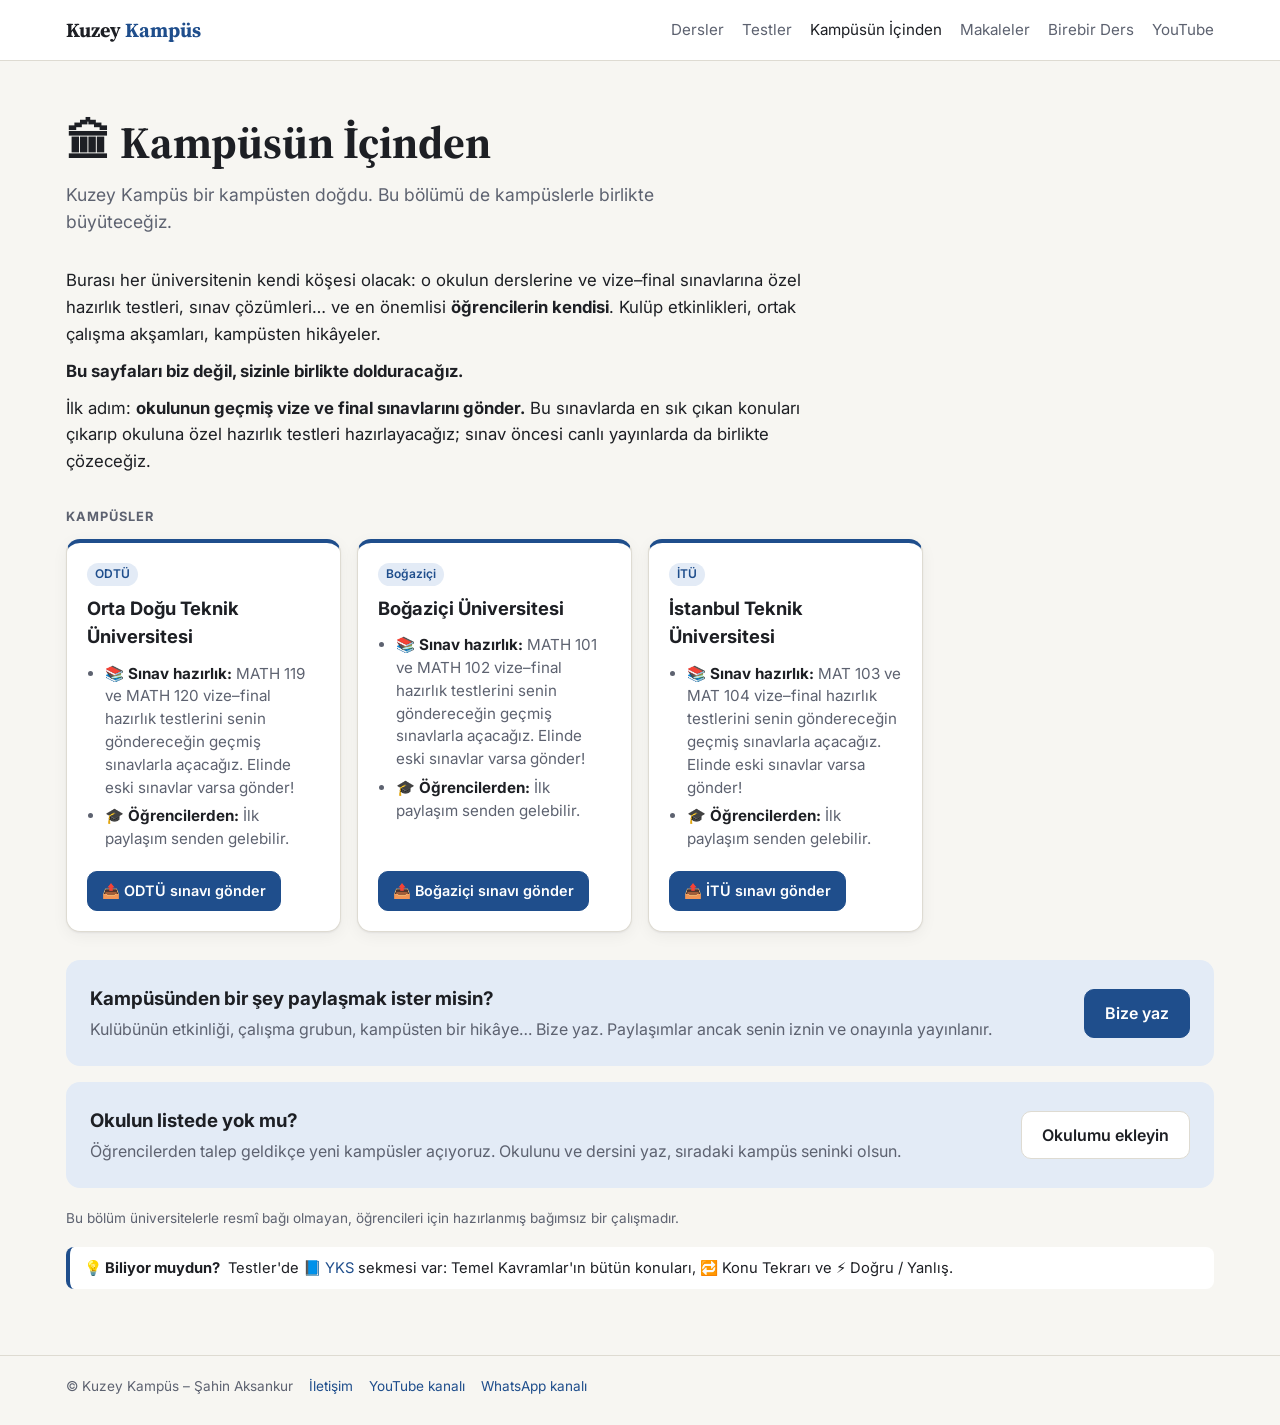
<file: kampus.html>
<!doctype html>
<html lang="tr">
<head>
  <meta charset="utf-8">
  <meta name="viewport" content="width=device-width, initial-scale=1">
  <title>Kampüsün İçinden – Kuzey Kampüs</title>
  <meta name="description" content="ODTÜ, Boğaziçi ve İTÜ öğrencileri için: okulunun derslerine ve vize–final sınavlarına özel hazırlık, kampüsten paylaşımlar. Öğrencilerle birlikte büyüyen bir bölüm.">
  <link rel="preconnect" href="https://fonts.googleapis.com">
  <link rel="preconnect" href="https://fonts.gstatic.com" crossorigin>
  <link href="https://fonts.googleapis.com/css2?family=Inter:wght@400;600;700&family=Source+Serif+4:wght@600;700&display=swap" rel="stylesheet">
  <link rel="stylesheet" href="assets/style.css?v=202611281057">
</head>
<body>
  <header class="topbar">
    <div class="wrap">
      <a class="brand" href="index.html">Kuzey <span>Kampüs</span></a>
      <nav class="nav">
        <a href="dersler.html">Dersler</a>
        <a href="oyun.html">Testler</a>
        <a href="kampus.html" class="active"><span class="nav-uzun">Kampüsün İçinden</span><span class="nav-kisa">Kampüs</span></a>
        <a href="makaleler.html">Makaleler</a>
        <a href="iletisim.html">Birebir Ders</a>
        <a data-yt href="#" target="_blank" rel="noopener" class="nav-yt">YouTube</a>
      </nav>
    </div>
  </header>

  <main class="wrap kampus">
    <section class="hero">
      <h1>🏛 Kampüsün İçinden</h1>
      <p>Kuzey Kampüs bir kampüsten doğdu. Bu bölümü de kampüslerle birlikte büyüteceğiz.</p>
    </section>

    <section class="kampus-hedef">
      <p>Burası her üniversitenin kendi köşesi olacak: o okulun derslerine ve vize–final sınavlarına özel hazırlık testleri, sınav çözümleri… ve en önemlisi <strong>öğrencilerin kendisi</strong>. Kulüp etkinlikleri, ortak çalışma akşamları, kampüsten hikâyeler.</p>
      <p><strong>Bu sayfaları biz değil, sizinle birlikte dolduracağız.</strong></p>
      <p>İlk adım: <strong>okulunun geçmiş vize ve final sınavlarını gönder.</strong> Bu sınavlarda en sık çıkan konuları çıkarıp okuluna özel hazırlık testleri hazırlayacağız; sınav öncesi canlı yayınlarda da birlikte çözeceğiz.</p>
    </section>

    <h2 class="section-title">Kampüsler</h2>
    <div class="kampus-okullar">
      <article class="card kampus-okul">
        <span class="badge">ODTÜ</span>
        <h3>Orta Doğu Teknik Üniversitesi</h3>
        <ul>
          <li><strong>📚 Sınav hazırlık:</strong> MATH 119 ve MATH 120 vize–final hazırlık testlerini senin göndereceğin geçmiş sınavlarla açacağız. Elinde eski sınavlar varsa gönder!</li>
          <li><strong>🎓 Öğrencilerden:</strong> İlk paylaşım senden gelebilir.</li>
        </ul>
        <a class="btn primary kampus-gonder" href="iletisim.html?konu=kampus-sinav&amp;okul=odtu">📤 ODTÜ sınavı gönder</a>
      </article>
      <article class="card kampus-okul">
        <span class="badge">Boğaziçi</span>
        <h3>Boğaziçi Üniversitesi</h3>
        <ul>
          <li><strong>📚 Sınav hazırlık:</strong> MATH 101 ve MATH 102 vize–final hazırlık testlerini senin göndereceğin geçmiş sınavlarla açacağız. Elinde eski sınavlar varsa gönder!</li>
          <li><strong>🎓 Öğrencilerden:</strong> İlk paylaşım senden gelebilir.</li>
        </ul>
        <a class="btn primary kampus-gonder" href="iletisim.html?konu=kampus-sinav&amp;okul=bogazici">📤 Boğaziçi sınavı gönder</a>
      </article>
      <article class="card kampus-okul">
        <span class="badge">İTÜ</span>
        <h3>İstanbul Teknik Üniversitesi</h3>
        <ul>
          <li><strong>📚 Sınav hazırlık:</strong> MAT 103 ve MAT 104 vize–final hazırlık testlerini senin göndereceğin geçmiş sınavlarla açacağız. Elinde eski sınavlar varsa gönder!</li>
          <li><strong>🎓 Öğrencilerden:</strong> İlk paylaşım senden gelebilir.</li>
        </ul>
        <a class="btn primary kampus-gonder" href="iletisim.html?konu=kampus-sinav&amp;okul=itu">📤 İTÜ sınavı gönder</a>
      </article>
    </div>

    <div class="kampus-kutular">
      <section class="cta">
        <div>
          <h3>Kampüsünden bir şey paylaşmak ister misin?</h3>
          <p>Kulübünün etkinliği, çalışma grubun, kampüsten bir hikâye… Bize yaz. Paylaşımlar ancak senin iznin ve onayınla yayınlanır.</p>
        </div>
        <a class="btn primary big" href="iletisim.html?konu=kampus">Bize yaz</a>
      </section>
      <section class="cta">
        <div>
          <h3>Okulun listede yok mu?</h3>
          <p>Öğrencilerden talep geldikçe yeni kampüsler açıyoruz. Okulunu ve dersini yaz, sıradaki kampüs seninki olsun.</p>
        </div>
        <a class="btn big" href="iletisim.html?konu=kampus-okul">Okulumu ekleyin</a>
      </section>
    </div>

    <p class="kampus-not">Bu bölüm üniversitelerle resmî bağı olmayan, öğrencileri için hazırlanmış bağımsız bir çalışmadır.</p>
    <p class="ipucu" data-ipucu hidden></p>
  </main>

  <footer>
    <div class="wrap">
      <span>© Kuzey Kampüs – Şahin Aksankur</span>
      <a href="iletisim.html">İletişim</a>
      <a data-yt href="#" target="_blank" rel="noopener">YouTube kanalı</a>
      <a data-wa-kanal href="#" target="_blank" rel="noopener" hidden>WhatsApp kanalı</a>
    </div>
  </footer>

  <script src="assets/config.js?v=202611281057"></script>
  <script src="assets/app.js?v=202611281057"></script>
  <script src="assets/canli-takvim.js?v=202611281057"></script>
  <!-- Ziyaretçi sayımı: GoatCounter (çerezsiz, kişisel veri yok; yerelde saymaz) -->
  <script data-goatcounter="https://kuzeykampus.goatcounter.com/count" async src="//gc.zgo.at/count.js"></script>
</body>
</html>
</file>
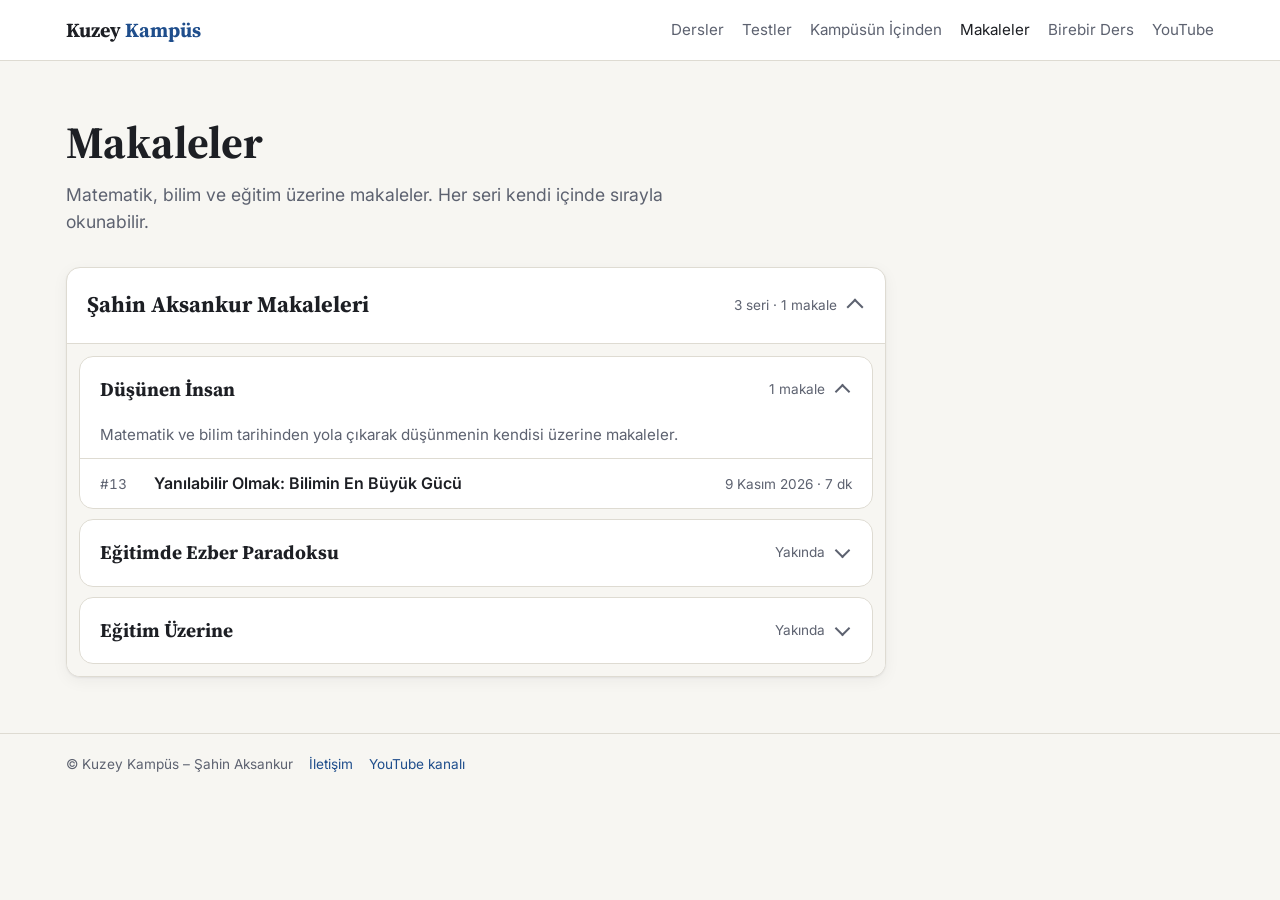
<file: makaleler.html>
<!doctype html>
<html lang="tr">
<head>
  <meta charset="utf-8">
  <meta name="viewport" content="width=device-width, initial-scale=1">
  <title>Makaleler – Şahin Aksankur | Kuzey Kampüs</title>
  <meta name="description" content="Şahin Aksankur&#x27;un matematik, bilim ve eğitim üzerine yazdığı makale dizileri.">
  <link rel="canonical" href="https://kuzeykampuscalculus.com/makaleler.html">
  <meta property="og:title" content="Makaleler – Şahin Aksankur | Kuzey Kampüs">
  <meta property="og:description" content="Şahin Aksankur&#x27;un matematik, bilim ve eğitim üzerine yazdığı makale dizileri.">
  <meta property="og:url" content="https://kuzeykampuscalculus.com/makaleler.html">
  <meta property="og:locale" content="tr_TR">
  <link rel="preconnect" href="https://fonts.googleapis.com">
  <link rel="preconnect" href="https://fonts.gstatic.com" crossorigin>
  <link href="https://fonts.googleapis.com/css2?family=Inter:wght@400;600;700&family=Source+Serif+4:ital,wght@0,400;0,600;0,700;1,400&display=swap" rel="stylesheet">
  <link rel="stylesheet" href="assets/style.css?v=202611281057">
</head>
<body>
  <header class="topbar">
    <div class="wrap">
      <a class="brand" href="index.html">Kuzey <span>Kampüs</span></a>
      <nav class="nav">
        <a href="dersler.html">Dersler</a>
        <a href="oyun.html">Testler</a>
        <a href="kampus.html"><span class="nav-uzun">Kampüsün İçinden</span><span class="nav-kisa">Kampüs</span></a>
        <a href="makaleler.html" class="active">Makaleler</a>
        <a href="iletisim.html">Birebir Ders</a>
        <a data-yt href="#" target="_blank" rel="noopener" class="nav-yt">YouTube</a>
      </nav>
    </div>
  </header>

  <main class="wrap">
    <section class="hero">
      <h1>Makaleler</h1>
      <p>Matematik, bilim ve eğitim üzerine makaleler. Her seri kendi içinde sırayla okunabilir.</p>
    </section>
    <div class="series-wrap">
      <details class="author" id="sahin-aksankur" open>
        <summary><span class="author-name">Şahin Aksankur Makaleleri</span><span class="series-count">3 seri · 1 makale</span></summary>
        <div class="author-series">
        <details class="series" id="dusunen-insan" open>
          <summary><span class="series-name">Düşünen İnsan</span><span class="series-count">1 makale</span></summary>
          <p class="series-desc">Matematik ve bilim tarihinden yola çıkarak düşünmenin kendisi üzerine makaleler.</p>
          <ul class="series-list">
            <li><a href="makaleler/dusunen-insan-13.html"><span class="num">#13</span><span class="t">Yanılabilir Olmak: Bilimin En Büyük Gücü</span><span class="d">9 Kasım 2026 · 7 dk</span></a></li>
          </ul>
        </details>
        <details class="series" id="ezber-paradoksu">
          <summary><span class="series-name">Eğitimde Ezber Paradoksu</span><span class="series-count">Yakında</span></summary>
          <p class="series-desc">Eğitimde ezbere karşı yürütülecek gerçek bir mücadele, önce ezberin kendisini doğru anlamakla başlamalıdır. Bu seri, ezberi doğrudan kötü ilan etmek yerine önce temel kavramları birbirinden ayırıyor; ardından ezberin farklı biçimlerini ve eğitim sisteminde ortaya çıkan ezber mekanizmalarını ele alıyor.</p>
          <p class="series-empty">Bu serinin makaleleri yakında eklenecek.</p>
        </details>
        <details class="series" id="egitim-uzerine">
          <summary><span class="series-name">Eğitim Üzerine</span><span class="series-count">Yakında</span></summary>
          <p class="series-empty">Bu serinin makaleleri yakında eklenecek.</p>
        </details>
        </div>
      </details>
    </div>
  </main>
  <script>
    // Adres #seri-adı ya da #yazar-adı ile açılırsa o bölümü ve üstündekileri aç.
    (function () {
      var d = location.hash && document.getElementById(location.hash.slice(1));
      while (d) { if (d.tagName === "DETAILS") d.open = true; d = d.parentElement; }
    })();
  </script>

  <footer>
    <div class="wrap">
      <span>© Kuzey Kampüs – Şahin Aksankur</span>
      <a href="iletisim.html">İletişim</a>
      <a data-yt href="#" target="_blank" rel="noopener">YouTube kanalı</a>
    </div>
  </footer>

  <script src="assets/config.js?v=202611281057"></script>
  <script src="assets/app.js?v=202611281057"></script>
  <script src="assets/canli-takvim.js?v=202611281057"></script>
  <!-- Ziyaretçi sayımı: GoatCounter (çerezsiz, kişisel veri yok; yerelde saymaz) -->
  <script data-goatcounter="https://kuzeykampus.goatcounter.com/count" async src="//gc.zgo.at/count.js"></script>
</body>
</html>
</file>
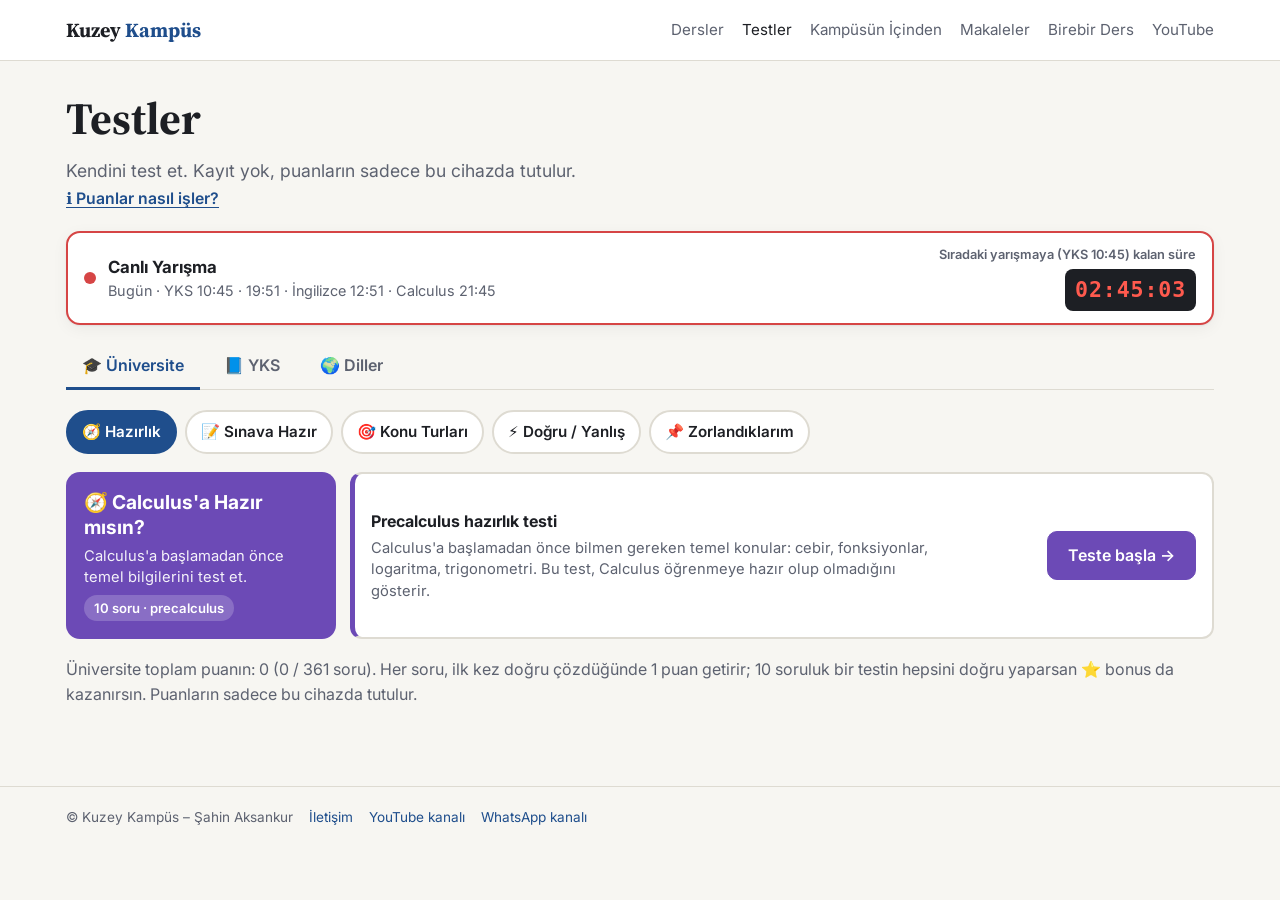
<file: oyun.html>
<!doctype html>
<html lang="tr">
<head>
  <meta charset="utf-8">
  <meta name="viewport" content="width=device-width, initial-scale=1">
  <title>Testler – Kuzey Kampüs</title>
  <meta name="description" content="Calculus, YKS ve İngilizce kelime testleri. Kısa turlarla kendini dene, kelime kartlarıyla ezberle. Kayıt gerekmez.">
  <link rel="preconnect" href="https://fonts.googleapis.com">
  <link rel="preconnect" href="https://fonts.gstatic.com" crossorigin>
  <link href="https://fonts.googleapis.com/css2?family=Inter:wght@400;600;700&family=Source+Serif+4:wght@600;700&display=swap" rel="stylesheet">
  <link rel="stylesheet" href="assets/style.css?v=202611281057">
</head>
<body>
  <header class="topbar">
    <div class="wrap">
      <a class="brand" href="index.html">Kuzey <span>Kampüs</span></a>
      <nav class="nav">
        <a href="dersler.html">Dersler</a>
        <a href="oyun.html" class="active">Testler</a>
        <a href="kampus.html"><span class="nav-uzun">Kampüsün İçinden</span><span class="nav-kisa">Kampüs</span></a>
        <a href="makaleler.html">Makaleler</a>
        <a href="iletisim.html">Birebir Ders</a>
        <a data-yt href="#" target="_blank" rel="noopener" class="nav-yt">YouTube</a>
      </nav>
    </div>
  </header>

  <main class="wrap oyun">
    <section id="oyun-giris">
      <div class="hero oyun-hero">
        <h1 id="oyun-ad">Testler</h1>
        <p>Kendini test et. Kayıt yok, puanların sadece bu cihazda tutulur. <button type="button" class="kural-ac" data-kural-ac>ℹ️ Puanlar nasıl işler?</button></p>
      </div>

      <a class="canli-serit" href="canli.html" data-canli-serit hidden></a>

      <div class="sekmeler" role="tablist" aria-label="Test grubu">
        <button type="button" role="tab" id="sekme-uni" aria-controls="panel-uni" aria-selected="true">🎓 Üniversite</button>
        <button type="button" role="tab" id="sekme-yks" aria-controls="panel-yks" aria-selected="false">📘 YKS</button>
        <button type="button" role="tab" id="sekme-en" aria-controls="panel-en" aria-selected="false">🌍 Diller</button>
      </div>
      <div class="dil-secici" id="dil-secici" role="group" aria-label="Dil" hidden>
        <button type="button" data-dil="en" aria-pressed="false">🇬🇧 İngilizce</button>
        <button type="button" data-dil="de" aria-pressed="false">🇩🇪 Almanca</button>
        <button type="button" data-dil="fr" aria-pressed="false">🇫🇷 Fransızca</button>
        <button type="button" data-dil="ja" aria-pressed="false">🇯🇵 Japonca</button>
      </div>

      <div id="panel-uni" role="tabpanel" aria-labelledby="sekme-uni">
      <div class="dil-secici alt-secici" id="uni-secici" role="group" aria-label="Test türü">
        <button type="button" data-alt="uni-hazirlik" aria-pressed="false">🧭 Hazırlık</button>
        <button type="button" data-alt="uni-bolum" aria-pressed="false">📝 Sınava Hazır</button>
        <button type="button" data-alt="uni-konu" aria-pressed="false">🎯 Konu Turları</button>
        <button type="button" data-alt="uni-dy" aria-pressed="false">⚡ Doğru / Yanlış</button>
        <button type="button" data-alt="uni-zor" aria-pressed="false">📌 Zorlandıklarım<span class="alt-sayi" data-zor-sayi="uni-zor"></span></button>
      </div>
      <div id="uni-zor" class="zor-yer" data-bolum="uni-zor" hidden></div>

      <section class="serit" data-bolum="uni-hazirlik">
        <div class="tur t0"><h2>🧭 Calculus'a Hazır mısın?</h2><p>Calculus'a başlamadan önce temel bilgilerini test et.</p><span class="ozellik">10 soru · precalculus</span></div>
        <div class="giris-kart" id="oyun-hazirlik"></div>
      </section>

      <section class="serit" data-bolum="uni-bolum">
        <div class="tur t1"><h2 id="oyun-bolum-baslik">📝 Sınava Hazır mısın?</h2><p>Bir chapter'a çalıştın mı? Sınava hazır olup olmadığını gör. Sorular sadece o chapter'dan gelir.</p><span class="ozellik">5 soru · chapter testi</span></div>
        <div class="secenekler" id="oyun-bolumler"></div>
      </section>

      <section class="serit" data-bolum="uni-konu">
        <div class="tur t2"><h2>🎯 Konu Turları</h2><p>Bir konuyu baştan sona tekrar et, puanını yükselt.</p><span class="ozellik">10 soru · tekrar</span></div>
        <div class="secenekler" id="oyun-konular"></div>
      </section>

      <section class="serit" data-bolum="uni-dy">
        <div class="tur t3"><h2>⚡ Doğru / Yanlış</h2><p>Temel bilgilerin yerinde mi? Düşünmeden bilmen gerekenler.</p><span class="ozellik">Her turda 5 ifade · her biri 5 sn</span></div>
        <div class="secenekler" id="oyun-dy"></div>
      </section>

      <p class="oyun-toplam" id="oyun-toplam"></p>
      </div>

      <div id="panel-yks" role="tabpanel" aria-labelledby="sekme-yks" hidden>
      <div class="dil-secici alt-secici" id="yks-secici" role="group" aria-label="Test türü">
        <button type="button" data-alt="yks-konu" aria-pressed="false">📝 Konu Testi</button>
        <button type="button" data-alt="yks-tekrar" aria-pressed="false">🔁 Konu Tekrarı</button>
        <button type="button" data-alt="yks-dy" aria-pressed="false">⚡ Doğru / Yanlış</button>
        <button type="button" data-alt="yks-zor" aria-pressed="false">📌 Zorlandıklarım<span class="alt-sayi" data-zor-sayi="yks-zor"></span></button>
      </div>
      <div id="yks-zor" class="zor-yer" data-bolum="yks-zor" hidden></div>
      <section class="serit" data-bolum="yks-konu yks-tekrar">
        <div class="tur t1" id="yks-konu-tur"><h2>📝 Konu Testi</h2><p>Bir konuyu seç, o konudan 10 soru gelsin. Önce hiç görmediğin sorular, sonra çözemediklerin gelir.</p><span class="ozellik">10 soru · TYT</span></div>
        <div class="tur t2" id="yks-tekrar-tur" hidden><h2>🔁 Konu Tekrarı</h2><p>İstediğin 3–5 konunun kartına dokunarak seç, onlardan karışık 10 soru gelsin. En alttaki kart bütün konulardan karışık sorar.</p><span class="ozellik">10 soru · karma</span></div>
        <div class="secenekler" id="yks-konular"></div>
      </section>

      <section class="serit" data-bolum="yks-dy">
        <div class="tur t3"><h2>⚡ Doğru / Yanlış</h2><p>Kurallar ve sık yapılan hatalar. Düşünmeden bilmen gerekenler.</p><span class="ozellik">Her turda 5 ifade · her biri 5 sn</span></div>
        <div class="secenekler" id="yks-dy"></div>
      </section>

      <p class="oyun-toplam" id="yks-toplam"></p>
      <div class="tekrar-cubuk" id="tekrar-cubuk" hidden>
        <div class="tekrar-cubuk-ic">
          <p class="tekrar-not" id="yks-tekrar-not" aria-live="polite"></p>
          <div class="tekrar-cubuk-dugmeler">
            <button type="button" class="btn" id="tekrar-vazgec">Vazgeç</button>
            <button type="button" class="btn primary" id="yks-tekrar-basla" disabled>Tekrara başla →</button>
          </div>
        </div>
      </div>
      </div>

      <div id="panel-en" role="tabpanel" aria-labelledby="sekme-en" hidden>
      <p class="en-giris">Her seviye 50'şer kelimelik gruplara ayrılmış. Önce <strong>📇 Kartlar</strong> ile kelimeleri ezberle: kartın önünde İngilizce kelime, arkasında anlamı ve örnek cümle var. Sonra <strong>📝 Test</strong> ile kendini dene: her kelime ilk kez doğru bildiğinde 1 puan getirir. Her grupta ayrıca <strong>🧩 Boşluk</strong> (örnek cümledeki boşluğa uyan kelimeyi seç), <strong>🔁 Ters yön</strong> (Türkçe anlamın İngilizcesini seç), <strong>✍️ Yazarak</strong> (İngilizcesini klavyeyle yaz) ve <strong>🔄 Eş / Zıt</strong> (kelimenin eş ya da zıt anlamlısını bul) testleri var. Kaçırdığın kelimeler en üstteki <strong>📌 Zorlandıklarım</strong> destesinde toplanır; doğru yapınca desteden çıkar. En altta <strong>🎓 Bölüme Özel İngilizce</strong>: Calculus'un İngilizce terimleri.</p>
      <div id="en-zor"></div>
      <div id="en-seviyeler"></div>

      <p class="oyun-toplam" id="en-toplam"></p>
      </div>

      <div id="panel-de" role="tabpanel" aria-labelledby="sekme-en" hidden>
      <p class="en-giris">🇩🇪 <strong>Almanca kelime ezberi.</strong> İsimleri <strong>der / die / das</strong> ile birlikte ezberle: Almancada her ismin bir artikeli var ve sonradan tahmin edilemez. Önce <strong>📇 Kartlar</strong> ile kelimeleri ezberle; kartın arkasında örnek cümle ve Türkçesi var, <strong>🔈 Dinle</strong> ile telaffuzunu duy. Sonra <strong>📝 Test</strong> ile kendini dene: her kelime ilk kez doğru bildiğinde 1 puan getirir.</p>
      <div id="de-seviyeler"></div>
      <p class="oyun-toplam" id="de-toplam"></p>
      </div>

      <div id="panel-fr" role="tabpanel" aria-labelledby="sekme-en" hidden>
      <p class="en-giris">🇫🇷 <strong>Fransızca kelime ezberi.</strong> İsimleri <strong>le / la</strong> ile birlikte ezberle: Fransızcada her ismin bir cinsiyeti var (l' ünlüyle başlayan isimlerde, les çoğulda). Önce <strong>📇 Kartlar</strong> ile kelimeleri ezberle; kartın arkasında örnek cümle ve Türkçesi var, <strong>🔈 Dinle</strong> ile telaffuzunu duy. Sonra <strong>📝 Test</strong> ile kendini dene: her kelime ilk kez doğru bildiğinde 1 puan getirir.</p>
      <div id="fr-seviyeler"></div>
      <p class="oyun-toplam" id="fr-toplam"></p>
      </div>

      <div id="panel-ja" role="tabpanel" aria-labelledby="sekme-en" hidden>
      <p class="en-giris">🇯🇵 <strong>Japonca kelime ezberi.</strong> Her kelimenin altında okunuşu var: önce hiragana, sonra Latin harfleriyle (sh = ş, ch = ç, j = c, ō = uzun o). Önce <strong>📇 Kartlar</strong> ile kelimeleri ezberle; kartta <strong>🔈 Dinle</strong> ile telaffuzunu duy. Sonra <strong>📝 Test</strong> ile kendini dene: her kelime ilk kez doğru bildiğinde 1 puan getirir.</p>
      <div id="ja-seviyeler"></div>
      <p class="oyun-toplam" id="ja-toplam"></p>
      </div>
    </section>

    <div class="perde" id="seviye-perde" hidden>
      <div class="panel" role="dialog" aria-modal="true" aria-labelledby="seviye-baslik">
        <small id="seviye-tur"></small>
        <h3 id="seviye-baslik"></h3>
        <p id="seviye-aciklama"></p>
        <div class="tekrar-secenek" id="yks-tekrar-secenek" role="radiogroup" aria-label="Daha önce çözdüğüm sorular" hidden>
          <label><input type="radio" name="tekrar-c" value="yeni"> Sadece çözmediklerim</label>
          <label><input type="radio" name="tekrar-c" value="hepsi"> Çözdüklerim de gelsin (puansız)</label>
        </div>
        <ul class="panel-kurallar" id="seviye-kurallar"></ul>
        <div class="oyun-seviyeler" id="oyun-seviyeler" role="group" aria-label="Seviye"></div>
        <p class="panel-not">Seviyeye dokununca test başlar. Grafikli sorularda 5 saniye ek süre var. <button type="button" class="kural-ac" data-kural-ac>ℹ️ Tüm kurallar</button></p>
        <button type="button" class="btn" id="seviye-vazgec">Vazgeç</button>
      </div>
    </div>

    <div class="perde" id="kural-perde" hidden>
      <div class="panel kural-panel" role="dialog" aria-modal="true" aria-labelledby="kural-baslik">
        <h3 id="kural-baslik">ℹ️ Puanlar nasıl işler?</h3>
        <div class="kural-icerik" id="kural-icerik"></div>
        <button type="button" class="btn primary" id="kural-kapat">Anladım</button>
      </div>
    </div>

    <section id="oyun-soru" hidden>
      <div class="oyun-ust">
        <span><span id="oyun-konu-adi"></span> · <span id="oyun-ilerleme"></span></span>
        <span class="oyun-puan">Doğru: <strong id="oyun-puan">0</strong></span>
        <button type="button" class="ses-dugme" aria-label="Sesi kapat">🔊</button>
        <span class="oyun-sure" id="oyun-sure" role="timer" aria-live="off">10</span>
      </div>
      <div class="oyun-bar"><div id="oyun-bar-dolu"></div></div>
      <div class="oyun-kart">
        <p class="oyun-metin" id="oyun-metin"></p>
        <div class="oyun-secenekler" id="oyun-secenekler"></div>
        <p class="oyun-aciklama" id="oyun-aciklama" hidden></p>
        <button class="btn primary big" id="oyun-sonraki" type="button" hidden>Sonraki soru →</button>
      </div>
    </section>

    <section id="dy-soru" hidden>
      <div class="oyun-ust">
        <span><span id="dy-ad"></span> · <span id="dy-ilerleme"></span></span>
        <span class="dy-seri" id="dy-seri">🔥 0</span>
        <button type="button" class="ses-dugme" aria-label="Sesi kapat">🔊</button>
        <span class="oyun-sure" id="dy-sure" role="timer" aria-live="off">5</span>
      </div>
      <div class="oyun-bar"><div id="dy-bar"></div></div>
      <div class="dy-kart" id="dy-kart"><p class="dy-ifade" id="dy-ifade"></p></div>
      <p class="dy-not" id="dy-not" aria-live="polite"></p>
      <div class="dy-dugmeler">
        <button type="button" class="dy-d" id="dy-dogru">✓ Doğru</button>
        <button type="button" class="dy-y" id="dy-yanlis">✗ Yanlış</button>
      </div>
      <p class="dy-alt">Puan: <strong id="dy-puan">0</strong> · Her ifade için <span id="dy-sn">5</span> saniye</p>
    </section>

    <section id="kart-ekran" hidden>
      <div class="oyun-ust">
        <span><span id="kart-ad"></span> · <span id="kart-ilerleme"></span></span>
        <button type="button" class="kart-kapat" id="kart-kapat" aria-label="Kartları bırak" title="Kartları bırak">✕</button>
      </div>
      <div class="oyun-bar"><div id="kart-bar"></div></div>
      <div id="kart-alan">
        <button type="button" class="kelime-kart" id="kelime-kart">
          <span class="kk-yuz kk-on"><small id="kart-tur"></small><strong id="kart-kelime" lang="en"></strong><span class="kk-okunus" id="kart-okunus" hidden></span><span class="kk-ipucu">Anlamını görmek için dokun</span></span>
          <span class="kk-yuz kk-arka"><small><span id="kart-kelime2" lang="en"></span> · <span id="kart-tur2"></span></small><span class="kk-okunus" id="kart-okunus2" hidden></span><strong id="kart-anlam"></strong><em id="kart-ornek" lang="en"></em><span class="kk-ceviri" id="kart-ceviri"></span><span class="kk-ez" id="kart-ez" lang="en" hidden></span></span>
        </button>
        <div class="kart-araclar"><button type="button" class="btn" id="kart-dinle" hidden>🔈 Dinle</button></div>
        <div class="kart-dugmeler">
          <button type="button" id="kart-tekrar">↻ Tekrar göster</button>
          <button type="button" id="kart-bil">✓ Biliyorum</button>
        </div>
        <p class="dy-alt">Bildiğin kart desteden çıkar; “Tekrar göster” dediğin kart destenin sonuna eklenir.</p>
      </div>
      <div class="oyun-kart oyun-sonuc" id="kart-son" hidden>
        <p class="oyun-sonuc-baslik">🎉 Desteyi bitirdin!</p>
        <p id="kart-son-mesaj"></p>
        <div class="oyun-dugmeler">
          <button class="btn primary big" id="kart-teste" type="button">📝 Bu kelimelerle teste geç</button>
          <button class="btn big" id="kart-yeni" type="button">📇 Yeni 10 kart</button>
          <button class="btn big" id="kart-don" type="button">Geri dön</button>
        </div>
      </div>
    </section>

    <section id="oyun-sonuc" hidden>
      <div class="oyun-kart oyun-sonuc">
        <p class="oyun-sonuc-baslik" id="oyun-sonuc-baslik"></p>
        <p class="oyun-sonuc-puan"><strong id="oyun-sonuc-puan"></strong> / <span id="oyun-sonuc-toplam"></span></p>
        <p id="oyun-sonuc-mesaj"></p>
        <p class="oyun-rekor" id="oyun-rekor"></p>
        <p class="oyun-tekrar-not" id="oyun-tekrar-not" hidden></p>
        <p class="ipucu" id="oyun-ipucu" hidden></p>
        <p class="davet-satir" id="oyun-davet" hidden><span>Kuzey Kampüs büyüyor 🌱 Bir arkadaşını davet et, Canlı Yarışma'da birlikte yarışın.</span> <button type="button" class="davet-paylas" data-paylas="https://kuzeykampuscalculus.com/canli.html" data-paylas-metin="Kuzey Kampüs'te her gün Canlı Yarışma var. Gel, birlikte yarışalım!">📤 Paylaş</button><button type="button" class="davet-kapat" id="oyun-davet-kapat" aria-label="Kapat" title="Kapat">✕</button></p>
        <div class="oyun-dugmeler">
          <button class="btn primary big" id="oyun-test-gec" type="button" hidden>📝 5 Soruya geç</button>
          <button class="btn primary big" id="oyun-tekrar" type="button">Tekrar oyna</button>
          <button class="btn big" id="oyun-konu-degis" type="button">Konu değiştir</button>
          <a class="btn big" id="oyun-ders-link" href="ders.html?liste=calc1">Konu anlatımını izle</a>
        </div>
      </div>
      <div class="oyun-kacan" id="oyun-kacan" hidden></div>
    </section>
  </main>

  <footer>
    <div class="wrap">
      <span>© Kuzey Kampüs – Şahin Aksankur</span>
      <a href="iletisim.html">İletişim</a>
      <a data-yt href="#" target="_blank" rel="noopener">YouTube kanalı</a>
      <a data-wa-kanal href="#" target="_blank" rel="noopener" hidden>WhatsApp kanalı</a>
    </div>
  </footer>

  <script src="assets/config.js?v=202611281057"></script>
  <script src="assets/app.js?v=202611281057"></script>
  <script src="data/sorular.js?v=202611281057"></script>
  <script src="data/dogru-yanlis.js?v=202611281057"></script>
  <script src="data/yks-sorular.js?v=202611281057"></script>
  <script src="data/ingilizce.js?v=202611281057"></script>
  <script src="assets/oyun.js?v=202611281057"></script>
  <script src="assets/canli-takvim.js?v=202611281057"></script>
  <!-- Ziyaretçi sayımı: GoatCounter (çerezsiz, kişisel veri yok; yerelde saymaz) -->
  <script data-goatcounter="https://kuzeykampus.goatcounter.com/count" async src="//gc.zgo.at/count.js"></script>
</body>
</html>
</file>
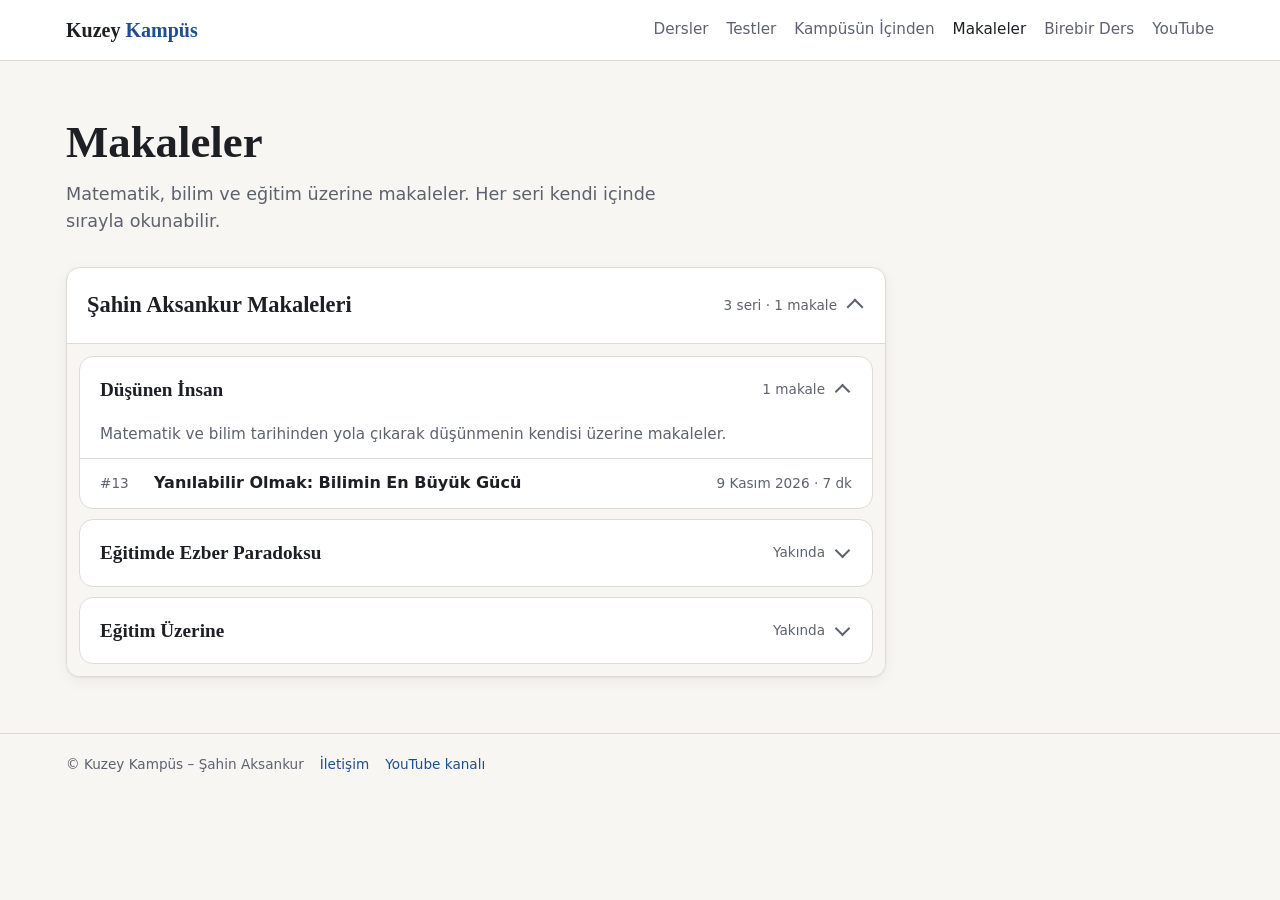
<file: yazilar.html>
<!doctype html>
<html lang="tr"><head><meta charset="utf-8"><title>Taşındı</title>
<link rel="canonical" href="https://kuzeykampuscalculus.com/makaleler.html">
<meta http-equiv="refresh" content="0; url=makaleler.html">
</head><body><p>Bu sayfa taşındı: <a href="makaleler.html">makaleler.html</a></p></body></html>
</file>
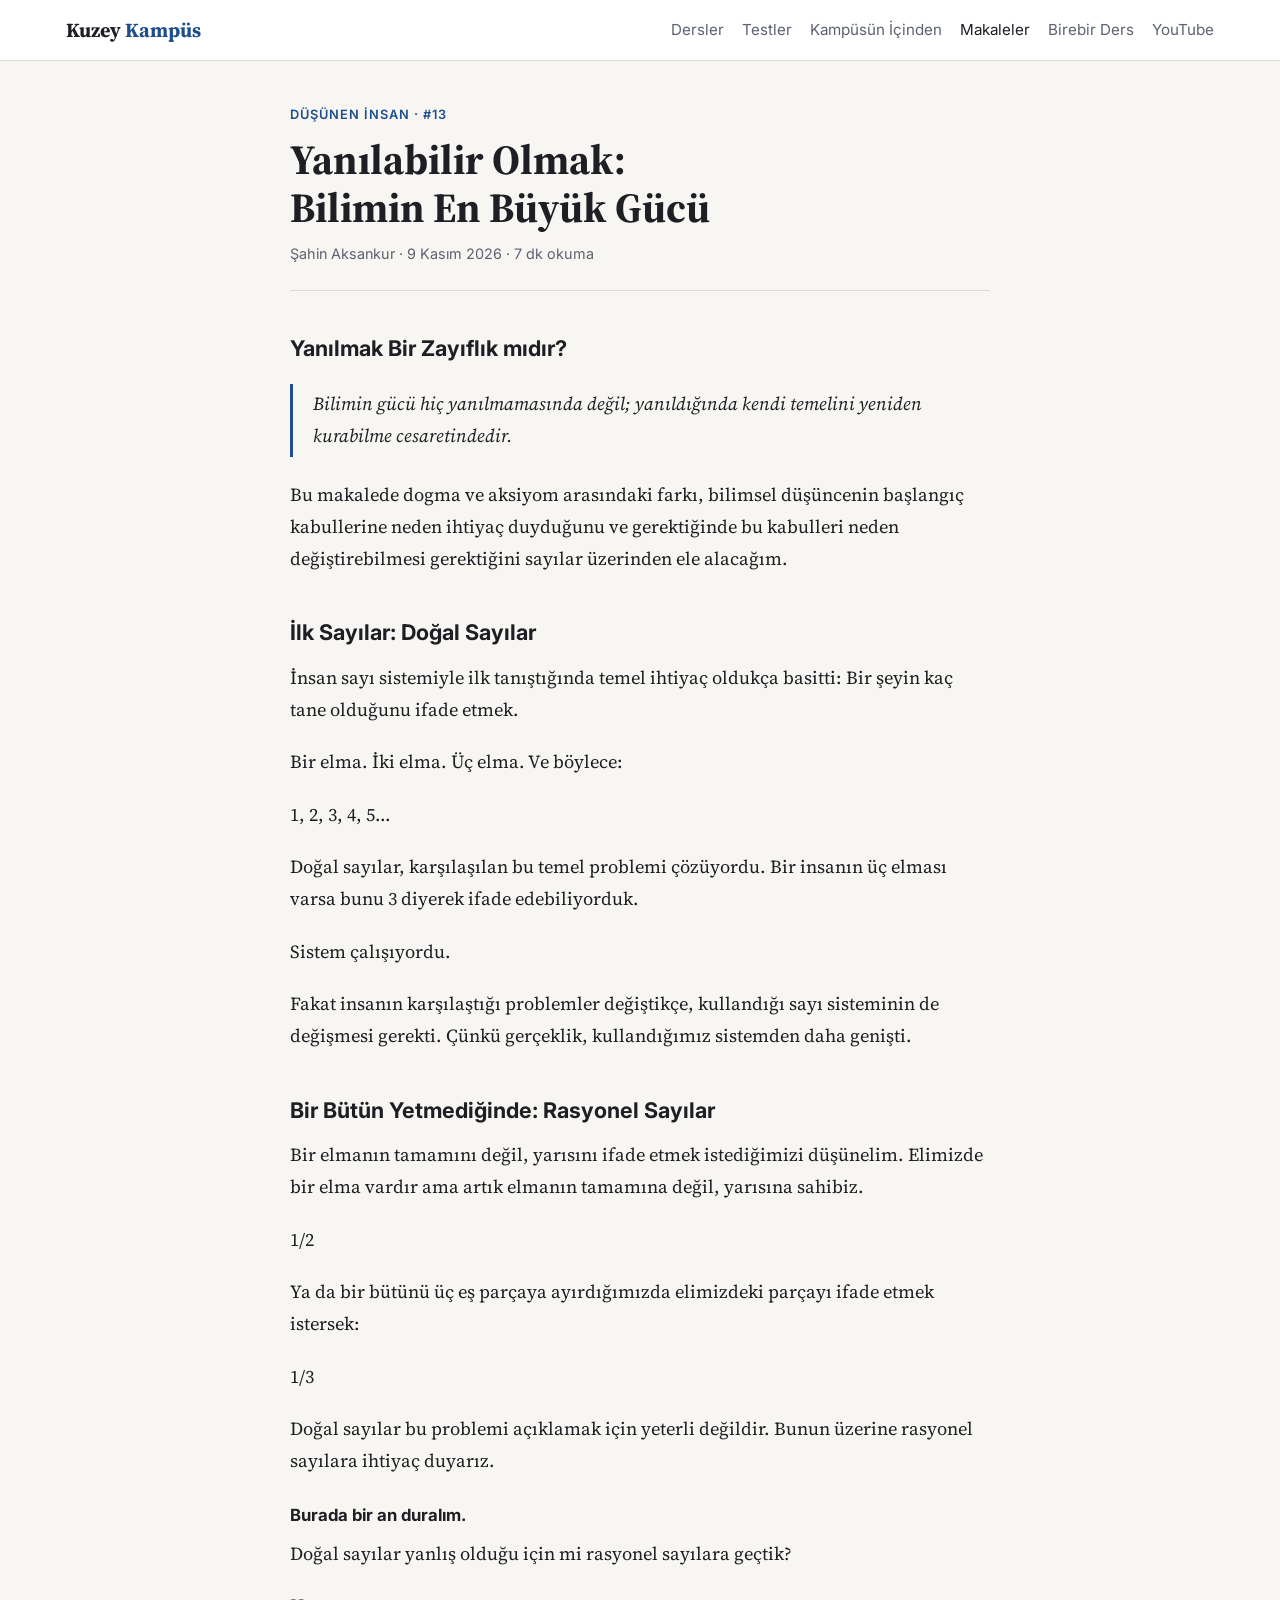
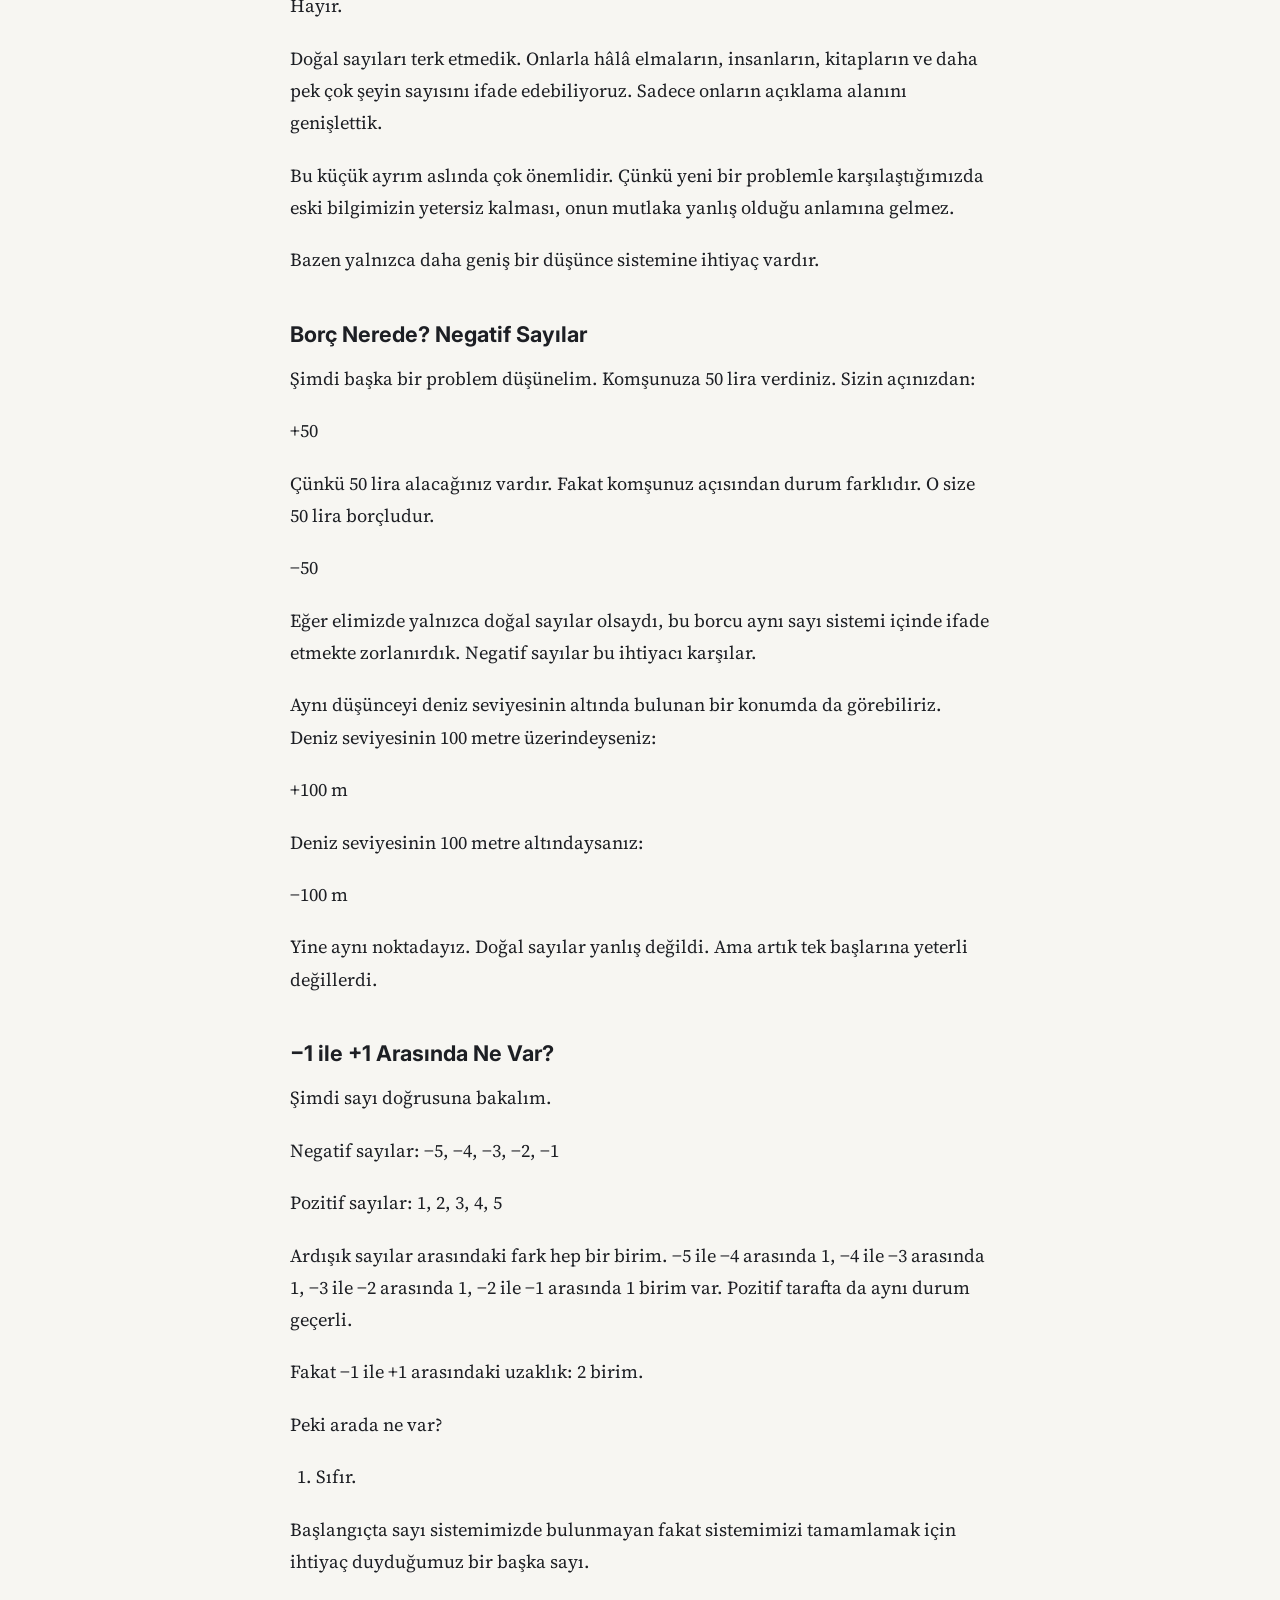
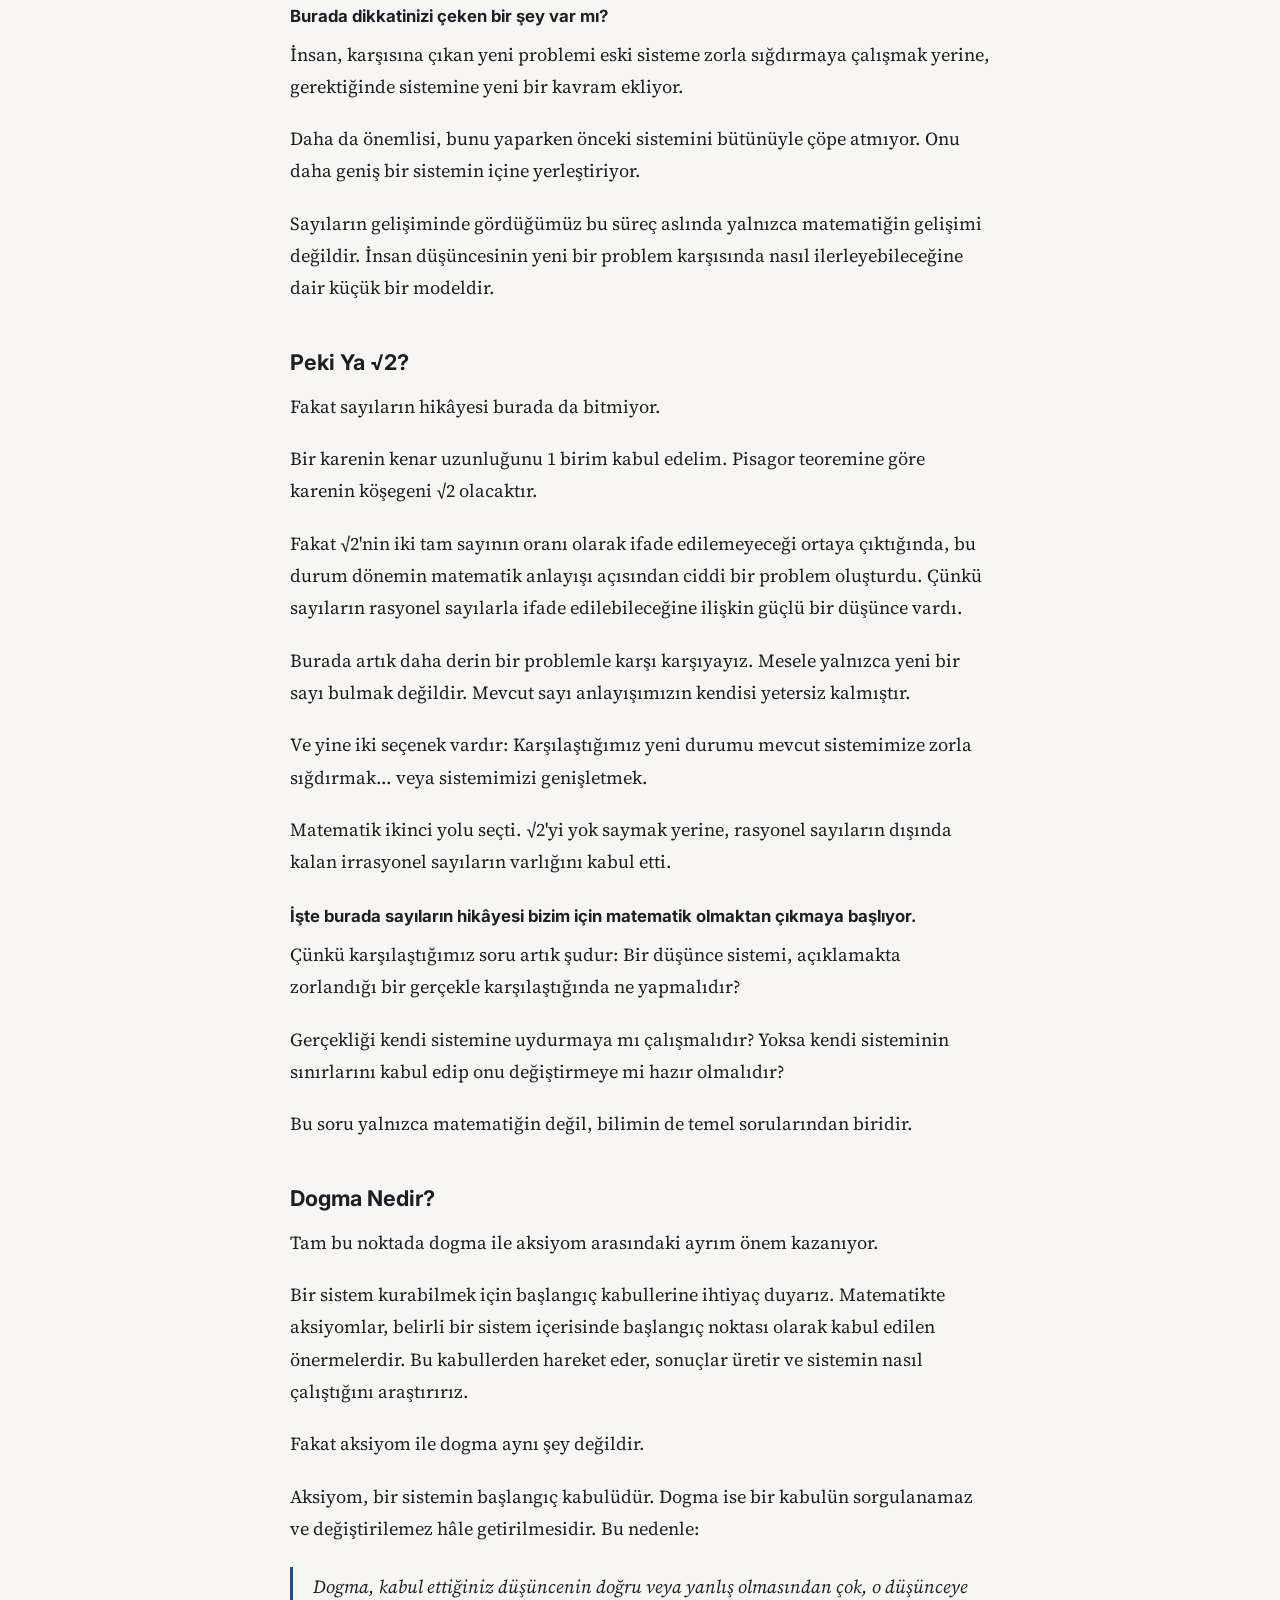
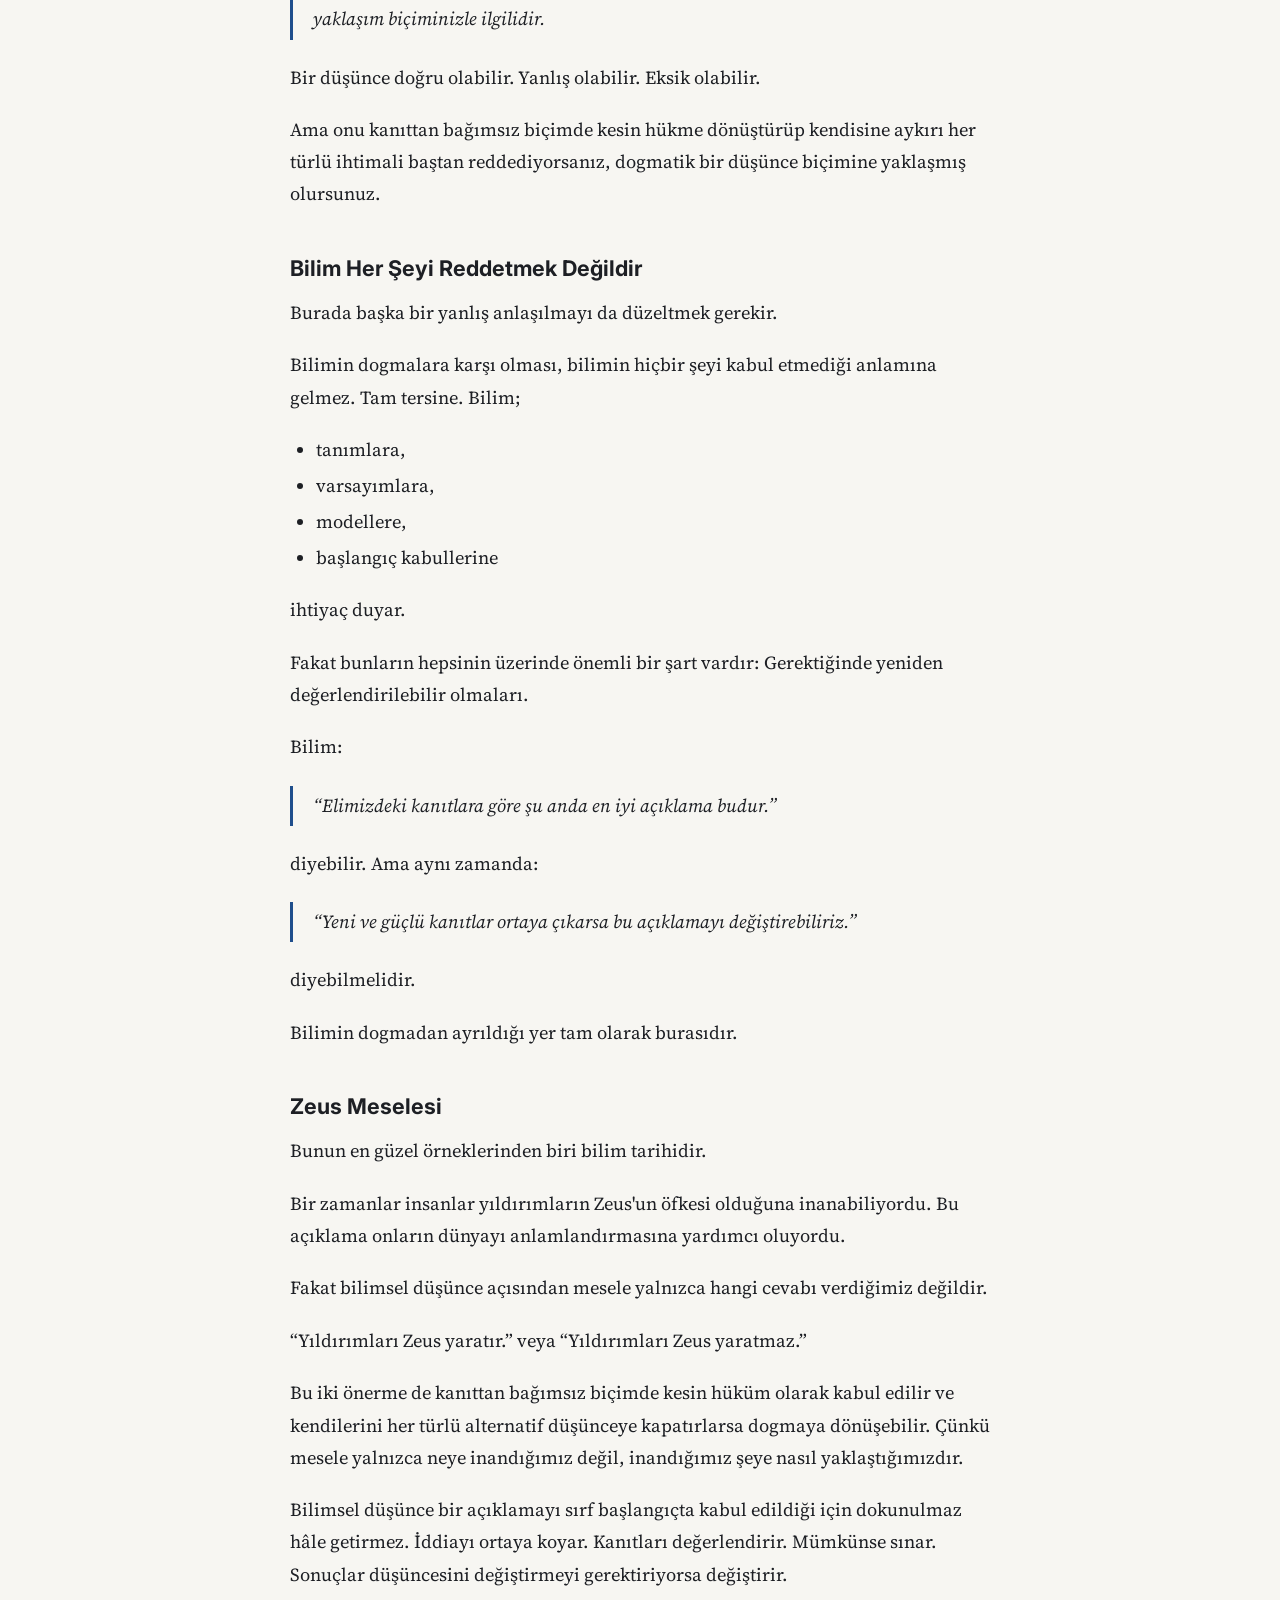
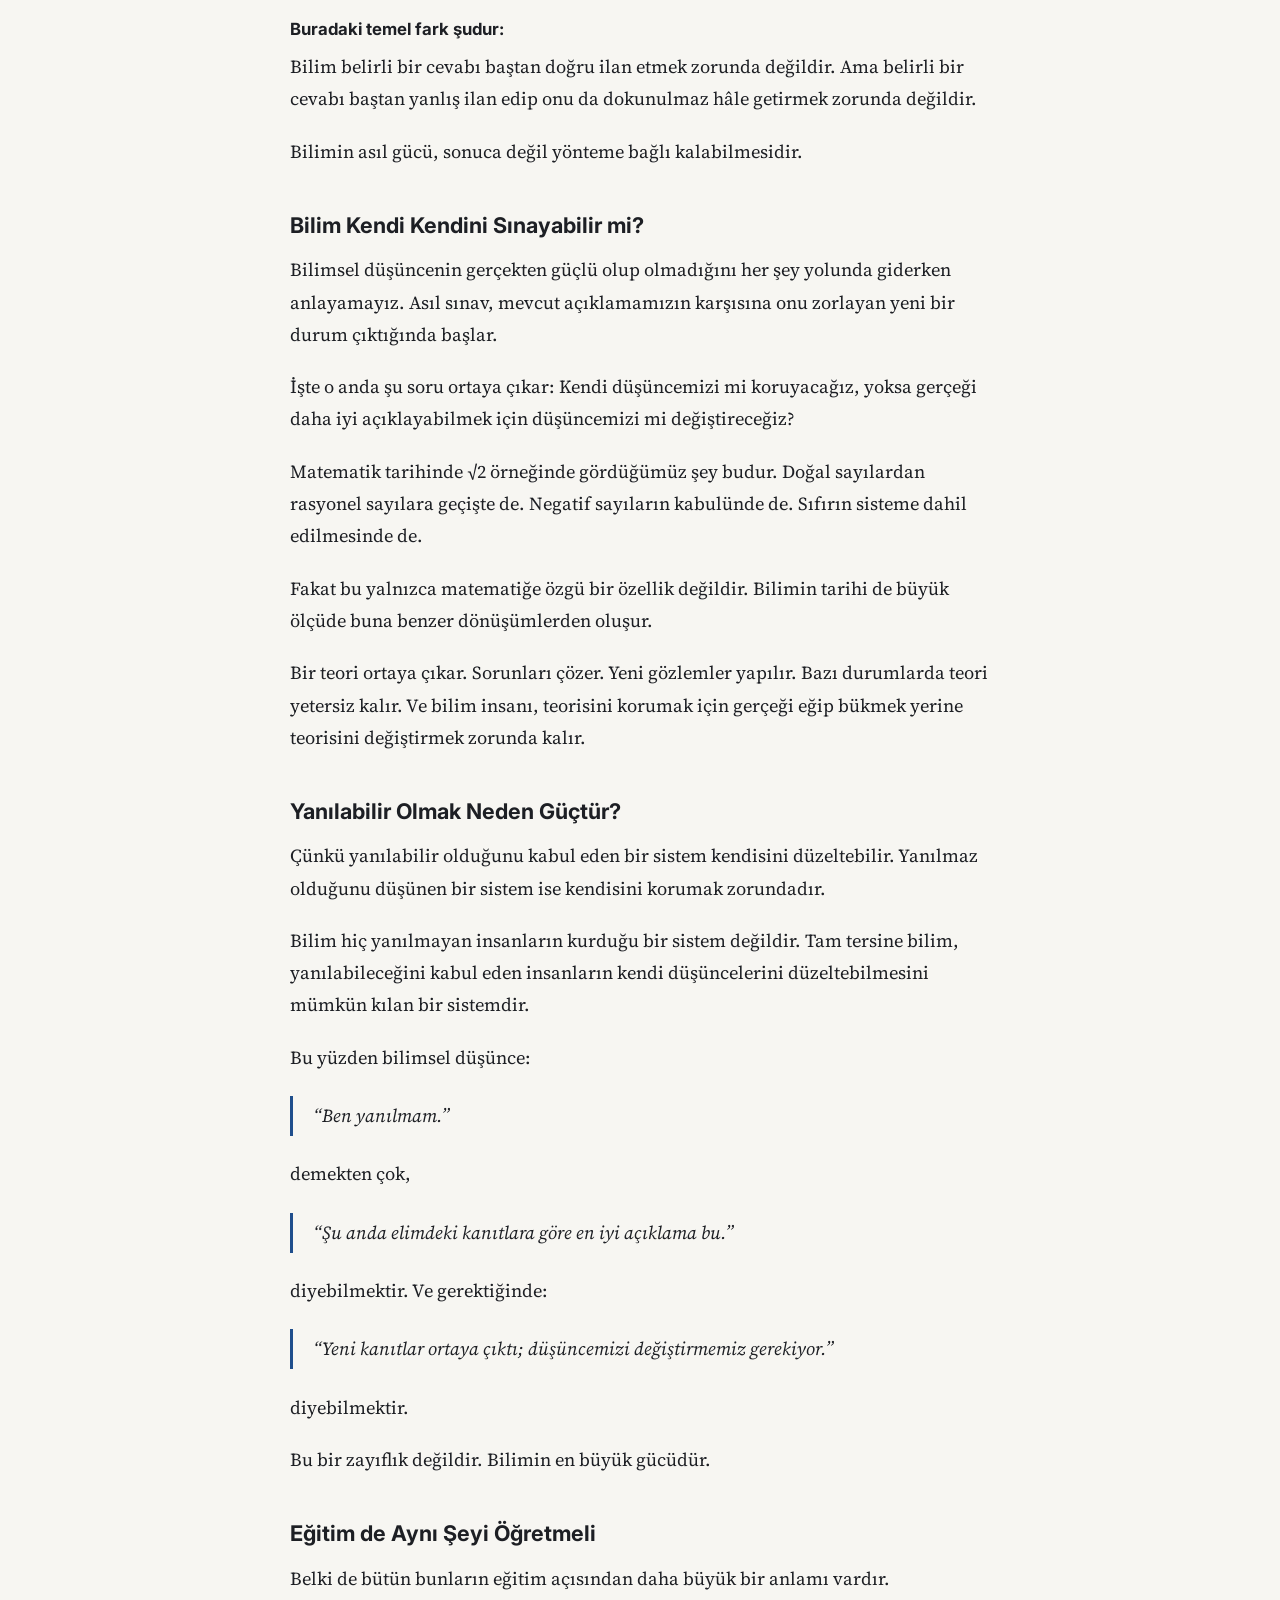
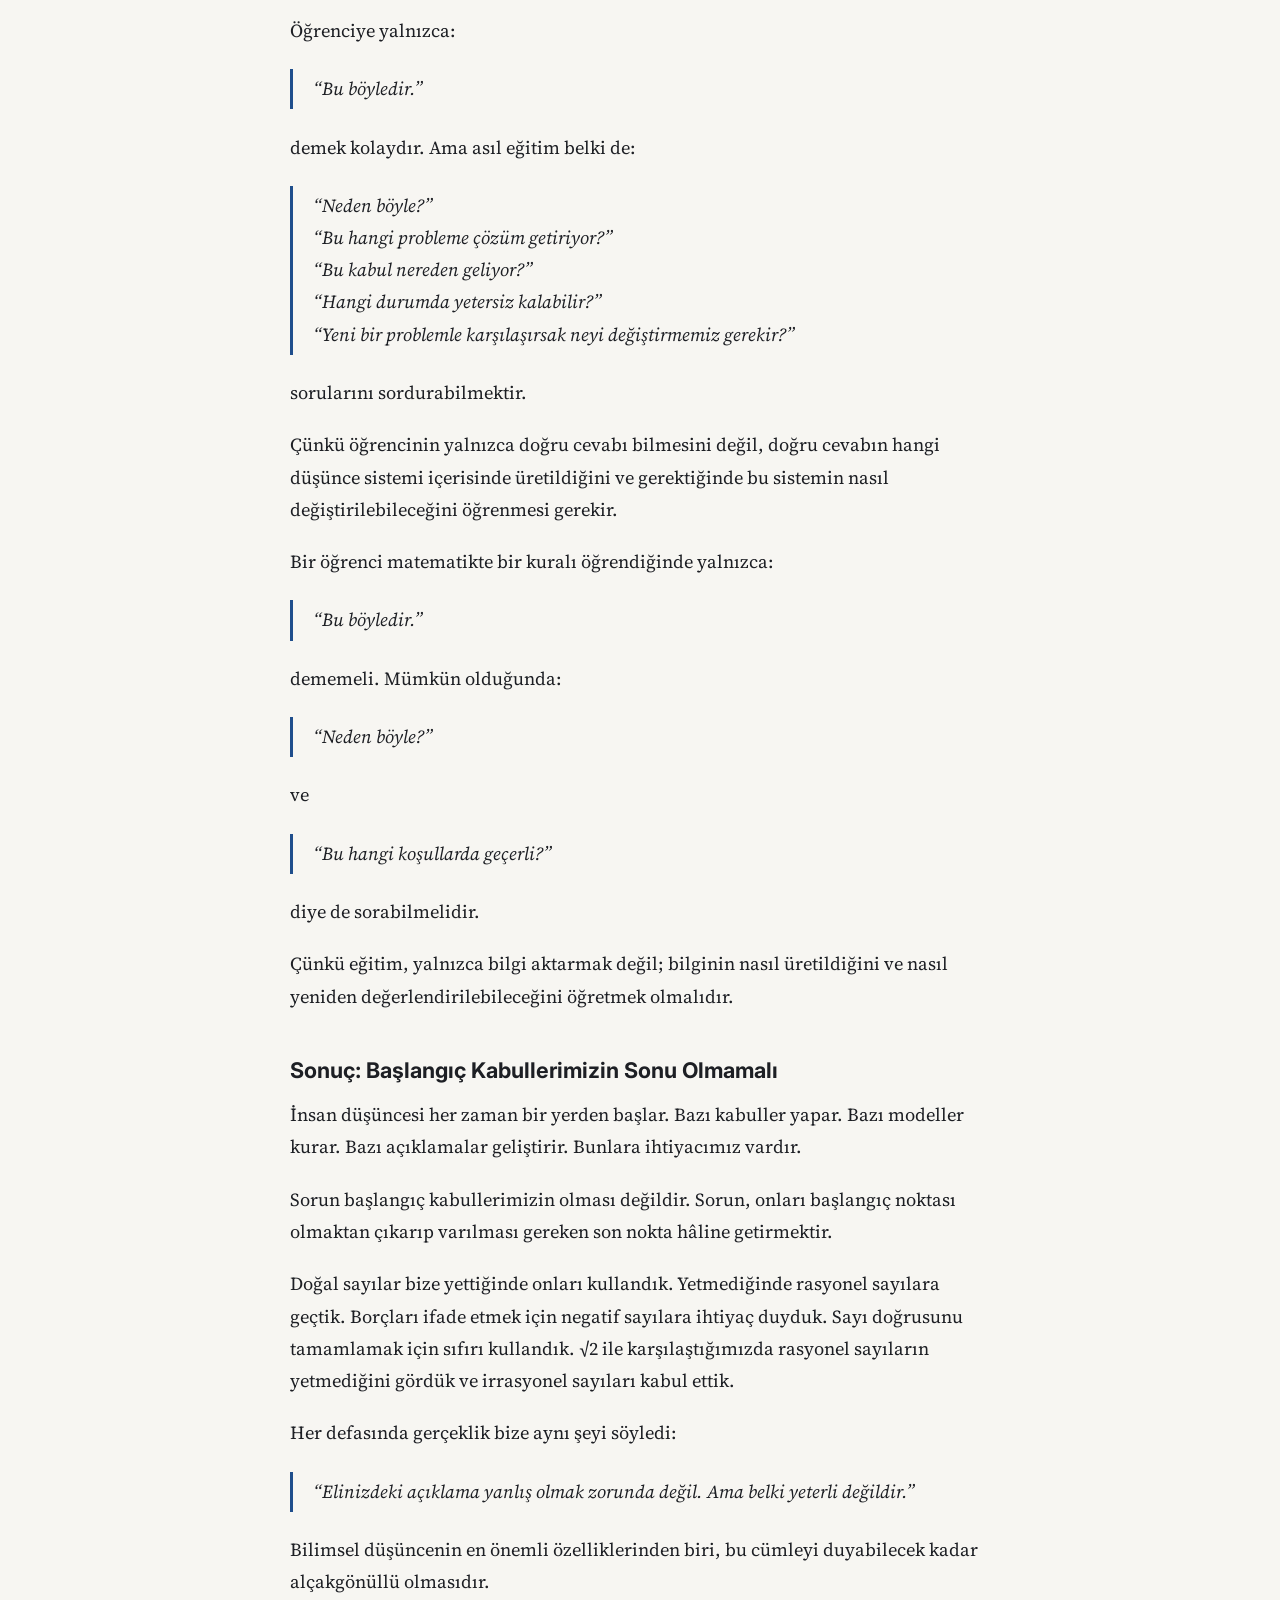
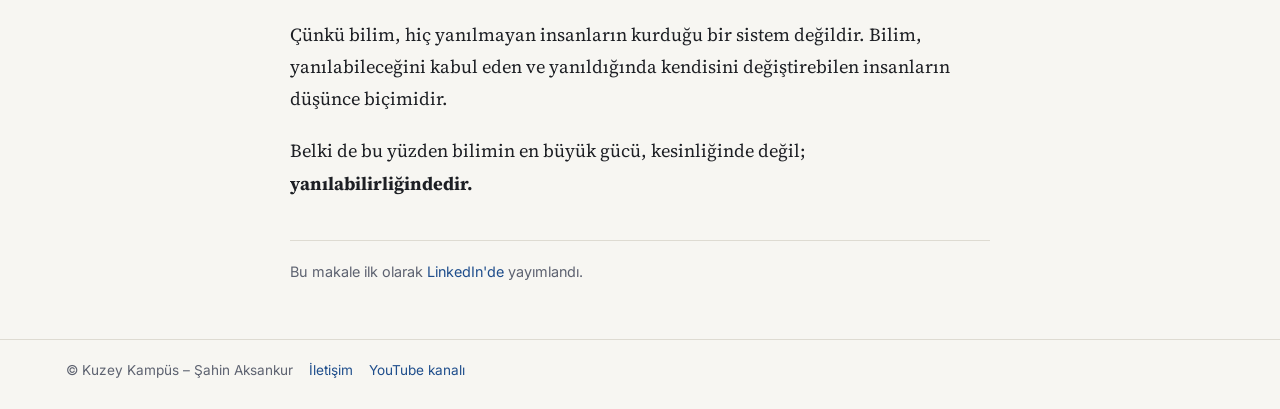
<file: makaleler/dusunen-insan-13.html>
<!doctype html>
<html lang="tr">
<head>
  <meta charset="utf-8">
  <meta name="viewport" content="width=device-width, initial-scale=1">
  <title>Düşünen İnsan #13: Yanılabilir Olmak: Bilimin En Büyük Gücü – Şahin Aksankur | Kuzey Kampüs</title>
  <meta name="description" content="Bilimin gücü hiç yanılmamasında değil; yanıldığında kendi temelini yeniden kurabilme cesaretindedir. Sayıların hikâyesi üzerinden dogma ile aksiyom arasındaki fark.">
  <link rel="canonical" href="https://kuzeykampuscalculus.com/makaleler/dusunen-insan-13.html">
  <meta property="og:title" content="Düşünen İnsan #13: Yanılabilir Olmak: Bilimin En Büyük Gücü – Şahin Aksankur | Kuzey Kampüs">
  <meta property="og:description" content="Bilimin gücü hiç yanılmamasında değil; yanıldığında kendi temelini yeniden kurabilme cesaretindedir. Sayıların hikâyesi üzerinden dogma ile aksiyom arasındaki fark.">
  <meta property="og:url" content="https://kuzeykampuscalculus.com/makaleler/dusunen-insan-13.html">
  <meta property="og:locale" content="tr_TR">
  <meta property="og:type" content="article">
  <script type="application/ld+json">{"@context": "https://schema.org", "@type": "Article", "headline": "Yanılabilir Olmak: Bilimin En Büyük Gücü", "datePublished": "2026-11-09", "author": {"@type": "Person", "name": "Şahin Aksankur"}, "isPartOf": {"@type": "CreativeWorkSeries", "name": "Düşünen İnsan"}}</script>
  <link rel="preconnect" href="https://fonts.googleapis.com">
  <link rel="preconnect" href="https://fonts.gstatic.com" crossorigin>
  <link href="https://fonts.googleapis.com/css2?family=Inter:wght@400;600;700&family=Source+Serif+4:ital,wght@0,400;0,600;0,700;1,400&display=swap" rel="stylesheet">
  <link rel="stylesheet" href="../assets/style.css?v=202611281057">
</head>
<body>
  <header class="topbar">
    <div class="wrap">
      <a class="brand" href="../index.html">Kuzey <span>Kampüs</span></a>
      <nav class="nav">
        <a href="../dersler.html">Dersler</a>
        <a href="../oyun.html">Testler</a>
        <a href="../kampus.html"><span class="nav-uzun">Kampüsün İçinden</span><span class="nav-kisa">Kampüs</span></a>
        <a href="../makaleler.html" class="active">Makaleler</a>
        <a href="../iletisim.html">Birebir Ders</a>
        <a data-yt href="#" target="_blank" rel="noopener" class="nav-yt">YouTube</a>
      </nav>
    </div>
  </header>

  <main class="wrap">
    <article class="article">
      <header class="article-head">
        <a class="article-series" href="../makaleler.html#dusunen-insan">Düşünen İnsan · #13</a>
        <h1>Yanılabilir Olmak: Bilimin En Büyük Gücü</h1>
        <p class="article-meta">Şahin Aksankur · <time datetime="2026-11-09">9 Kasım 2026</time> · 7 dk okuma</p>
      </header>
      <div class="prose">
<h2>Yanılmak Bir Zayıflık mıdır?</h2>
<blockquote><p>Bilimin gücü hiç yanılmamasında değil; yanıldığında kendi temelini yeniden kurabilme cesaretindedir.</p></blockquote>
<p>Bu makalede dogma ve aksiyom arasındaki farkı, bilimsel düşüncenin başlangıç kabullerine neden ihtiyaç duyduğunu ve gerektiğinde bu kabulleri neden değiştirebilmesi gerektiğini sayılar üzerinden ele alacağım.</p>
<h2>İlk Sayılar: Doğal Sayılar</h2>
<p>İnsan sayı sistemiyle ilk tanıştığında temel ihtiyaç oldukça basitti: Bir şeyin kaç tane olduğunu ifade etmek.</p>
<p>Bir elma. İki elma. Üç elma. Ve böylece:</p>
<p>1, 2, 3, 4, 5...</p>
<p>Doğal sayılar, karşılaşılan bu temel problemi çözüyordu. Bir insanın üç elması varsa bunu 3 diyerek ifade edebiliyorduk.</p>
<p>Sistem çalışıyordu.</p>
<p>Fakat insanın karşılaştığı problemler değiştikçe, kullandığı sayı sisteminin de değişmesi gerekti. Çünkü gerçeklik, kullandığımız sistemden daha genişti.</p>
<h2>Bir Bütün Yetmediğinde: Rasyonel Sayılar</h2>
<p>Bir elmanın tamamını değil, yarısını ifade etmek istediğimizi düşünelim. Elimizde bir elma vardır ama artık elmanın tamamına değil, yarısına sahibiz.</p>
<p>1/2</p>
<p>Ya da bir bütünü üç eş parçaya ayırdığımızda elimizdeki parçayı ifade etmek istersek:</p>
<p>1/3</p>
<p>Doğal sayılar bu problemi açıklamak için yeterli değildir. Bunun üzerine rasyonel sayılara ihtiyaç duyarız.</p>
<h3>Burada bir an duralım.</h3>
<p>Doğal sayılar yanlış olduğu için mi rasyonel sayılara geçtik?</p>
<p>Hayır.</p>
<p>Doğal sayıları terk etmedik. Onlarla hâlâ elmaların, insanların, kitapların ve daha pek çok şeyin sayısını ifade edebiliyoruz. Sadece onların açıklama alanını genişlettik.</p>
<p>Bu küçük ayrım aslında çok önemlidir. Çünkü yeni bir problemle karşılaştığımızda eski bilgimizin yetersiz kalması, onun mutlaka yanlış olduğu anlamına gelmez.</p>
<p>Bazen yalnızca daha geniş bir düşünce sistemine ihtiyaç vardır.</p>
<h2>Borç Nerede? Negatif Sayılar</h2>
<p>Şimdi başka bir problem düşünelim. Komşunuza 50 lira verdiniz. Sizin açınızdan:</p>
<p>+50</p>
<p>Çünkü 50 lira alacağınız vardır. Fakat komşunuz açısından durum farklıdır. O size 50 lira borçludur.</p>
<p>−50</p>
<p>Eğer elimizde yalnızca doğal sayılar olsaydı, bu borcu aynı sayı sistemi içinde ifade etmekte zorlanırdık. Negatif sayılar bu ihtiyacı karşılar.</p>
<p>Aynı düşünceyi deniz seviyesinin altında bulunan bir konumda da görebiliriz. Deniz seviyesinin 100 metre üzerindeyseniz:</p>
<p>+100 m</p>
<p>Deniz seviyesinin 100 metre altındaysanız:</p>
<p>−100 m</p>
<p>Yine aynı noktadayız. Doğal sayılar yanlış değildi. Ama artık tek başlarına yeterli değillerdi.</p>
<h2>−1 ile +1 Arasında Ne Var?</h2>
<p>Şimdi sayı doğrusuna bakalım.</p>
<p>Negatif sayılar: −5, −4, −3, −2, −1</p>
<p>Pozitif sayılar: 1, 2, 3, 4, 5</p>
<p>Ardışık sayılar arasındaki fark hep bir birim. −5 ile −4 arasında 1, −4 ile −3 arasında 1, −3 ile −2 arasında 1, −2 ile −1 arasında 1 birim var. Pozitif tarafta da aynı durum geçerli.</p>
<p>Fakat −1 ile +1 arasındaki uzaklık: 2 birim.</p>
<p>Peki arada ne var?</p>
<ol><li>Sıfır.</li></ol>
<p>Başlangıçta sayı sistemimizde bulunmayan fakat sistemimizi tamamlamak için ihtiyaç duyduğumuz bir başka sayı.</p>
<h3>Burada dikkatinizi çeken bir şey var mı?</h3>
<p>İnsan, karşısına çıkan yeni problemi eski sisteme zorla sığdırmaya çalışmak yerine, gerektiğinde sistemine yeni bir kavram ekliyor.</p>
<p>Daha da önemlisi, bunu yaparken önceki sistemini bütünüyle çöpe atmıyor. Onu daha geniş bir sistemin içine yerleştiriyor.</p>
<p>Sayıların gelişiminde gördüğümüz bu süreç aslında yalnızca matematiğin gelişimi değildir. İnsan düşüncesinin yeni bir problem karşısında nasıl ilerleyebileceğine dair küçük bir modeldir.</p>
<h2>Peki Ya √2?</h2>
<p>Fakat sayıların hikâyesi burada da bitmiyor.</p>
<p>Bir karenin kenar uzunluğunu 1 birim kabul edelim. Pisagor teoremine göre karenin köşegeni √2 olacaktır.</p>
<p>Fakat √2&#x27;nin iki tam sayının oranı olarak ifade edilemeyeceği ortaya çıktığında, bu durum dönemin matematik anlayışı açısından ciddi bir problem oluşturdu. Çünkü sayıların rasyonel sayılarla ifade edilebileceğine ilişkin güçlü bir düşünce vardı.</p>
<p>Burada artık daha derin bir problemle karşı karşıyayız. Mesele yalnızca yeni bir sayı bulmak değildir. Mevcut sayı anlayışımızın kendisi yetersiz kalmıştır.</p>
<p>Ve yine iki seçenek vardır: Karşılaştığımız yeni durumu mevcut sistemimize zorla sığdırmak... veya sistemimizi genişletmek.</p>
<p>Matematik ikinci yolu seçti. √2&#x27;yi yok saymak yerine, rasyonel sayıların dışında kalan irrasyonel sayıların varlığını kabul etti.</p>
<h3>İşte burada sayıların hikâyesi bizim için matematik olmaktan çıkmaya başlıyor.</h3>
<p>Çünkü karşılaştığımız soru artık şudur: Bir düşünce sistemi, açıklamakta zorlandığı bir gerçekle karşılaştığında ne yapmalıdır?</p>
<p>Gerçekliği kendi sistemine uydurmaya mı çalışmalıdır? Yoksa kendi sisteminin sınırlarını kabul edip onu değiştirmeye mi hazır olmalıdır?</p>
<p>Bu soru yalnızca matematiğin değil, bilimin de temel sorularından biridir.</p>
<h2>Dogma Nedir?</h2>
<p>Tam bu noktada dogma ile aksiyom arasındaki ayrım önem kazanıyor.</p>
<p>Bir sistem kurabilmek için başlangıç kabullerine ihtiyaç duyarız. Matematikte aksiyomlar, belirli bir sistem içerisinde başlangıç noktası olarak kabul edilen önermelerdir. Bu kabullerden hareket eder, sonuçlar üretir ve sistemin nasıl çalıştığını araştırırız.</p>
<p>Fakat aksiyom ile dogma aynı şey değildir.</p>
<p>Aksiyom, bir sistemin başlangıç kabulüdür. Dogma ise bir kabulün sorgulanamaz ve değiştirilemez hâle getirilmesidir. Bu nedenle:</p>
<blockquote><p>Dogma, kabul ettiğiniz düşüncenin doğru veya yanlış olmasından çok, o düşünceye yaklaşım biçiminizle ilgilidir.</p></blockquote>
<p>Bir düşünce doğru olabilir. Yanlış olabilir. Eksik olabilir.</p>
<p>Ama onu kanıttan bağımsız biçimde kesin hükme dönüştürüp kendisine aykırı her türlü ihtimali baştan reddediyorsanız, dogmatik bir düşünce biçimine yaklaşmış olursunuz.</p>
<h2>Bilim Her Şeyi Reddetmek Değildir</h2>
<p>Burada başka bir yanlış anlaşılmayı da düzeltmek gerekir.</p>
<p>Bilimin dogmalara karşı olması, bilimin hiçbir şeyi kabul etmediği anlamına gelmez. Tam tersine. Bilim;</p>
<ul><li>tanımlara,</li><li>varsayımlara,</li><li>modellere,</li><li>başlangıç kabullerine</li></ul>
<p>ihtiyaç duyar.</p>
<p>Fakat bunların hepsinin üzerinde önemli bir şart vardır: Gerektiğinde yeniden değerlendirilebilir olmaları.</p>
<p>Bilim:</p>
<blockquote><p>“Elimizdeki kanıtlara göre şu anda en iyi açıklama budur.”</p></blockquote>
<p>diyebilir. Ama aynı zamanda:</p>
<blockquote><p>“Yeni ve güçlü kanıtlar ortaya çıkarsa bu açıklamayı değiştirebiliriz.”</p></blockquote>
<p>diyebilmelidir.</p>
<p>Bilimin dogmadan ayrıldığı yer tam olarak burasıdır.</p>
<h2>Zeus Meselesi</h2>
<p>Bunun en güzel örneklerinden biri bilim tarihidir.</p>
<p>Bir zamanlar insanlar yıldırımların Zeus&#x27;un öfkesi olduğuna inanabiliyordu. Bu açıklama onların dünyayı anlamlandırmasına yardımcı oluyordu.</p>
<p>Fakat bilimsel düşünce açısından mesele yalnızca hangi cevabı verdiğimiz değildir.</p>
<p>“Yıldırımları Zeus yaratır.” veya “Yıldırımları Zeus yaratmaz.”</p>
<p>Bu iki önerme de kanıttan bağımsız biçimde kesin hüküm olarak kabul edilir ve kendilerini her türlü alternatif düşünceye kapatırlarsa dogmaya dönüşebilir. Çünkü mesele yalnızca neye inandığımız değil, inandığımız şeye nasıl yaklaştığımızdır.</p>
<p>Bilimsel düşünce bir açıklamayı sırf başlangıçta kabul edildiği için dokunulmaz hâle getirmez. İddiayı ortaya koyar. Kanıtları değerlendirir. Mümkünse sınar. Sonuçlar düşüncesini değiştirmeyi gerektiriyorsa değiştirir.</p>
<h3>Buradaki temel fark şudur:</h3>
<p>Bilim belirli bir cevabı baştan doğru ilan etmek zorunda değildir. Ama belirli bir cevabı baştan yanlış ilan edip onu da dokunulmaz hâle getirmek zorunda değildir.</p>
<p>Bilimin asıl gücü, sonuca değil yönteme bağlı kalabilmesidir.</p>
<h2>Bilim Kendi Kendini Sınayabilir mi?</h2>
<p>Bilimsel düşüncenin gerçekten güçlü olup olmadığını her şey yolunda giderken anlayamayız. Asıl sınav, mevcut açıklamamızın karşısına onu zorlayan yeni bir durum çıktığında başlar.</p>
<p>İşte o anda şu soru ortaya çıkar: Kendi düşüncemizi mi koruyacağız, yoksa gerçeği daha iyi açıklayabilmek için düşüncemizi mi değiştireceğiz?</p>
<p>Matematik tarihinde √2 örneğinde gördüğümüz şey budur. Doğal sayılardan rasyonel sayılara geçişte de. Negatif sayıların kabulünde de. Sıfırın sisteme dahil edilmesinde de.</p>
<p>Fakat bu yalnızca matematiğe özgü bir özellik değildir. Bilimin tarihi de büyük ölçüde buna benzer dönüşümlerden oluşur.</p>
<p>Bir teori ortaya çıkar. Sorunları çözer. Yeni gözlemler yapılır. Bazı durumlarda teori yetersiz kalır. Ve bilim insanı, teorisini korumak için gerçeği eğip bükmek yerine teorisini değiştirmek zorunda kalır.</p>
<h2>Yanılabilir Olmak Neden Güçtür?</h2>
<p>Çünkü yanılabilir olduğunu kabul eden bir sistem kendisini düzeltebilir. Yanılmaz olduğunu düşünen bir sistem ise kendisini korumak zorundadır.</p>
<p>Bilim hiç yanılmayan insanların kurduğu bir sistem değildir. Tam tersine bilim, yanılabileceğini kabul eden insanların kendi düşüncelerini düzeltebilmesini mümkün kılan bir sistemdir.</p>
<p>Bu yüzden bilimsel düşünce:</p>
<blockquote><p>“Ben yanılmam.”</p></blockquote>
<p>demekten çok,</p>
<blockquote><p>“Şu anda elimdeki kanıtlara göre en iyi açıklama bu.”</p></blockquote>
<p>diyebilmektir. Ve gerektiğinde:</p>
<blockquote><p>“Yeni kanıtlar ortaya çıktı; düşüncemizi değiştirmemiz gerekiyor.”</p></blockquote>
<p>diyebilmektir.</p>
<p>Bu bir zayıflık değildir. Bilimin en büyük gücüdür.</p>
<h2>Eğitim de Aynı Şeyi Öğretmeli</h2>
<p>Belki de bütün bunların eğitim açısından daha büyük bir anlamı vardır.</p>
<p>Öğrenciye yalnızca:</p>
<blockquote><p>“Bu böyledir.”</p></blockquote>
<p>demek kolaydır. Ama asıl eğitim belki de:</p>
<blockquote><p>“Neden böyle?”<br>“Bu hangi probleme çözüm getiriyor?”<br>“Bu kabul nereden geliyor?”<br>“Hangi durumda yetersiz kalabilir?”<br>“Yeni bir problemle karşılaşırsak neyi değiştirmemiz gerekir?”</p></blockquote>
<p>sorularını sordurabilmektir.</p>
<p>Çünkü öğrencinin yalnızca doğru cevabı bilmesini değil, doğru cevabın hangi düşünce sistemi içerisinde üretildiğini ve gerektiğinde bu sistemin nasıl değiştirilebileceğini öğrenmesi gerekir.</p>
<p>Bir öğrenci matematikte bir kuralı öğrendiğinde yalnızca:</p>
<blockquote><p>“Bu böyledir.”</p></blockquote>
<p>dememeli. Mümkün olduğunda:</p>
<blockquote><p>“Neden böyle?”</p></blockquote>
<p>ve</p>
<blockquote><p>“Bu hangi koşullarda geçerli?”</p></blockquote>
<p>diye de sorabilmelidir.</p>
<p>Çünkü eğitim, yalnızca bilgi aktarmak değil; bilginin nasıl üretildiğini ve nasıl yeniden değerlendirilebileceğini öğretmek olmalıdır.</p>
<h2>Sonuç: Başlangıç Kabullerimizin Sonu Olmamalı</h2>
<p>İnsan düşüncesi her zaman bir yerden başlar. Bazı kabuller yapar. Bazı modeller kurar. Bazı açıklamalar geliştirir. Bunlara ihtiyacımız vardır.</p>
<p>Sorun başlangıç kabullerimizin olması değildir. Sorun, onları başlangıç noktası olmaktan çıkarıp varılması gereken son nokta hâline getirmektir.</p>
<p>Doğal sayılar bize yettiğinde onları kullandık. Yetmediğinde rasyonel sayılara geçtik. Borçları ifade etmek için negatif sayılara ihtiyaç duyduk. Sayı doğrusunu tamamlamak için sıfırı kullandık. √2 ile karşılaştığımızda rasyonel sayıların yetmediğini gördük ve irrasyonel sayıları kabul ettik.</p>
<p>Her defasında gerçeklik bize aynı şeyi söyledi:</p>
<blockquote><p>“Elinizdeki açıklama yanlış olmak zorunda değil. Ama belki yeterli değildir.”</p></blockquote>
<p>Bilimsel düşüncenin en önemli özelliklerinden biri, bu cümleyi duyabilecek kadar alçakgönüllü olmasıdır.</p>
<p>Çünkü bilim, hiç yanılmayan insanların kurduğu bir sistem değildir. Bilim, yanılabileceğini kabul eden ve yanıldığında kendisini değiştirebilen insanların düşünce biçimidir.</p>
<p>Belki de bu yüzden bilimin en büyük gücü, kesinliğinde değil; <strong>yanılabilirliğindedir.</strong></p>
      </div>
      <p class="article-origin">Bu makale ilk olarak <a href="https://www.linkedin.com/pulse/d%C3%BC%C5%9F%C3%BCnen-insan-13-yan%C4%B1labilir-olmak-bilimin-en-b%C3%BCy%C3%BCk-g%C3%BCc%C3%BC-aksankur-sja1f/" target="_blank" rel="noopener">LinkedIn'de</a> yayımlandı.</p>

    </article>
  </main>

  <footer>
    <div class="wrap">
      <span>© Kuzey Kampüs – Şahin Aksankur</span>
      <a href="../iletisim.html">İletişim</a>
      <a data-yt href="#" target="_blank" rel="noopener">YouTube kanalı</a>
    </div>
  </footer>

  <script src="../assets/config.js?v=202611281057"></script>
  <script src="../assets/app.js?v=202611281057"></script>
  <script src="../assets/canli-takvim.js?v=202611281057"></script>
  <!-- Ziyaretçi sayımı: GoatCounter (çerezsiz, kişisel veri yok; yerelde saymaz) -->
  <script data-goatcounter="https://kuzeykampus.goatcounter.com/count" async src="//gc.zgo.at/count.js"></script>
</body>
</html>
</file>
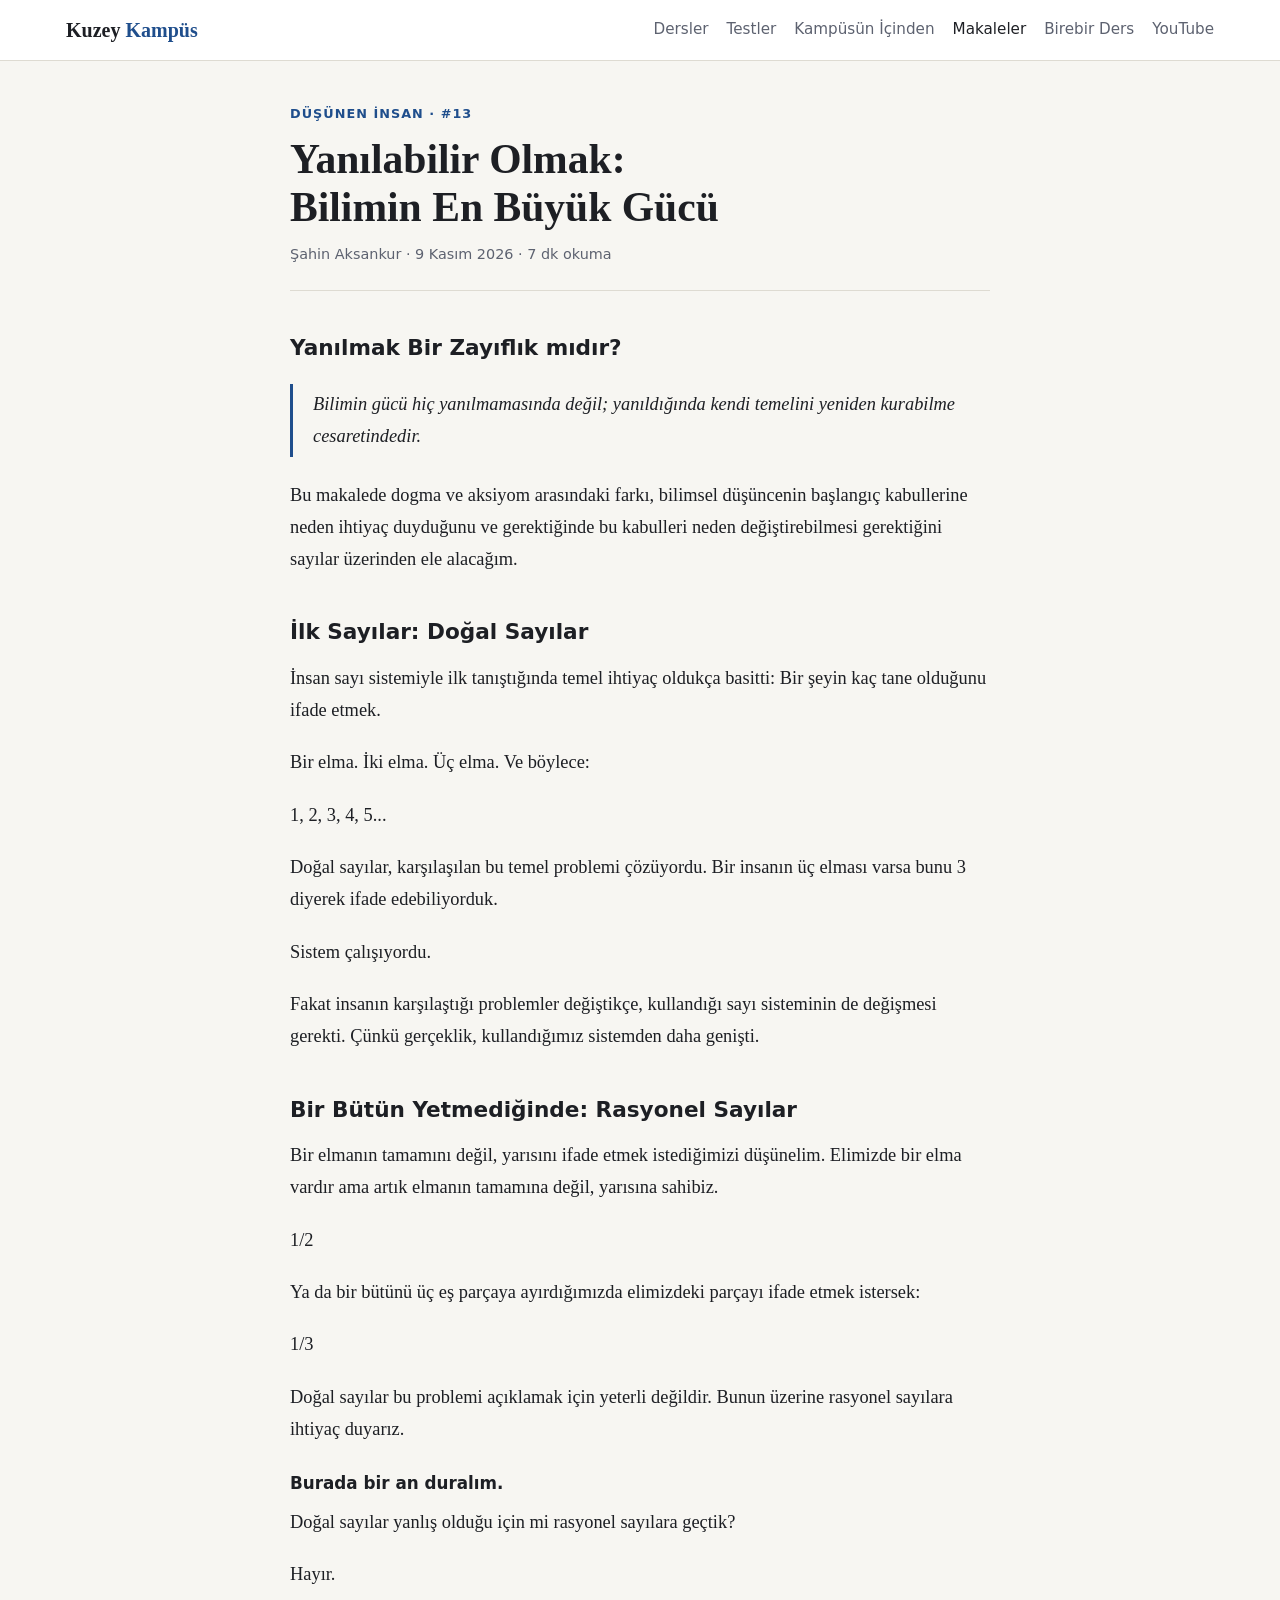
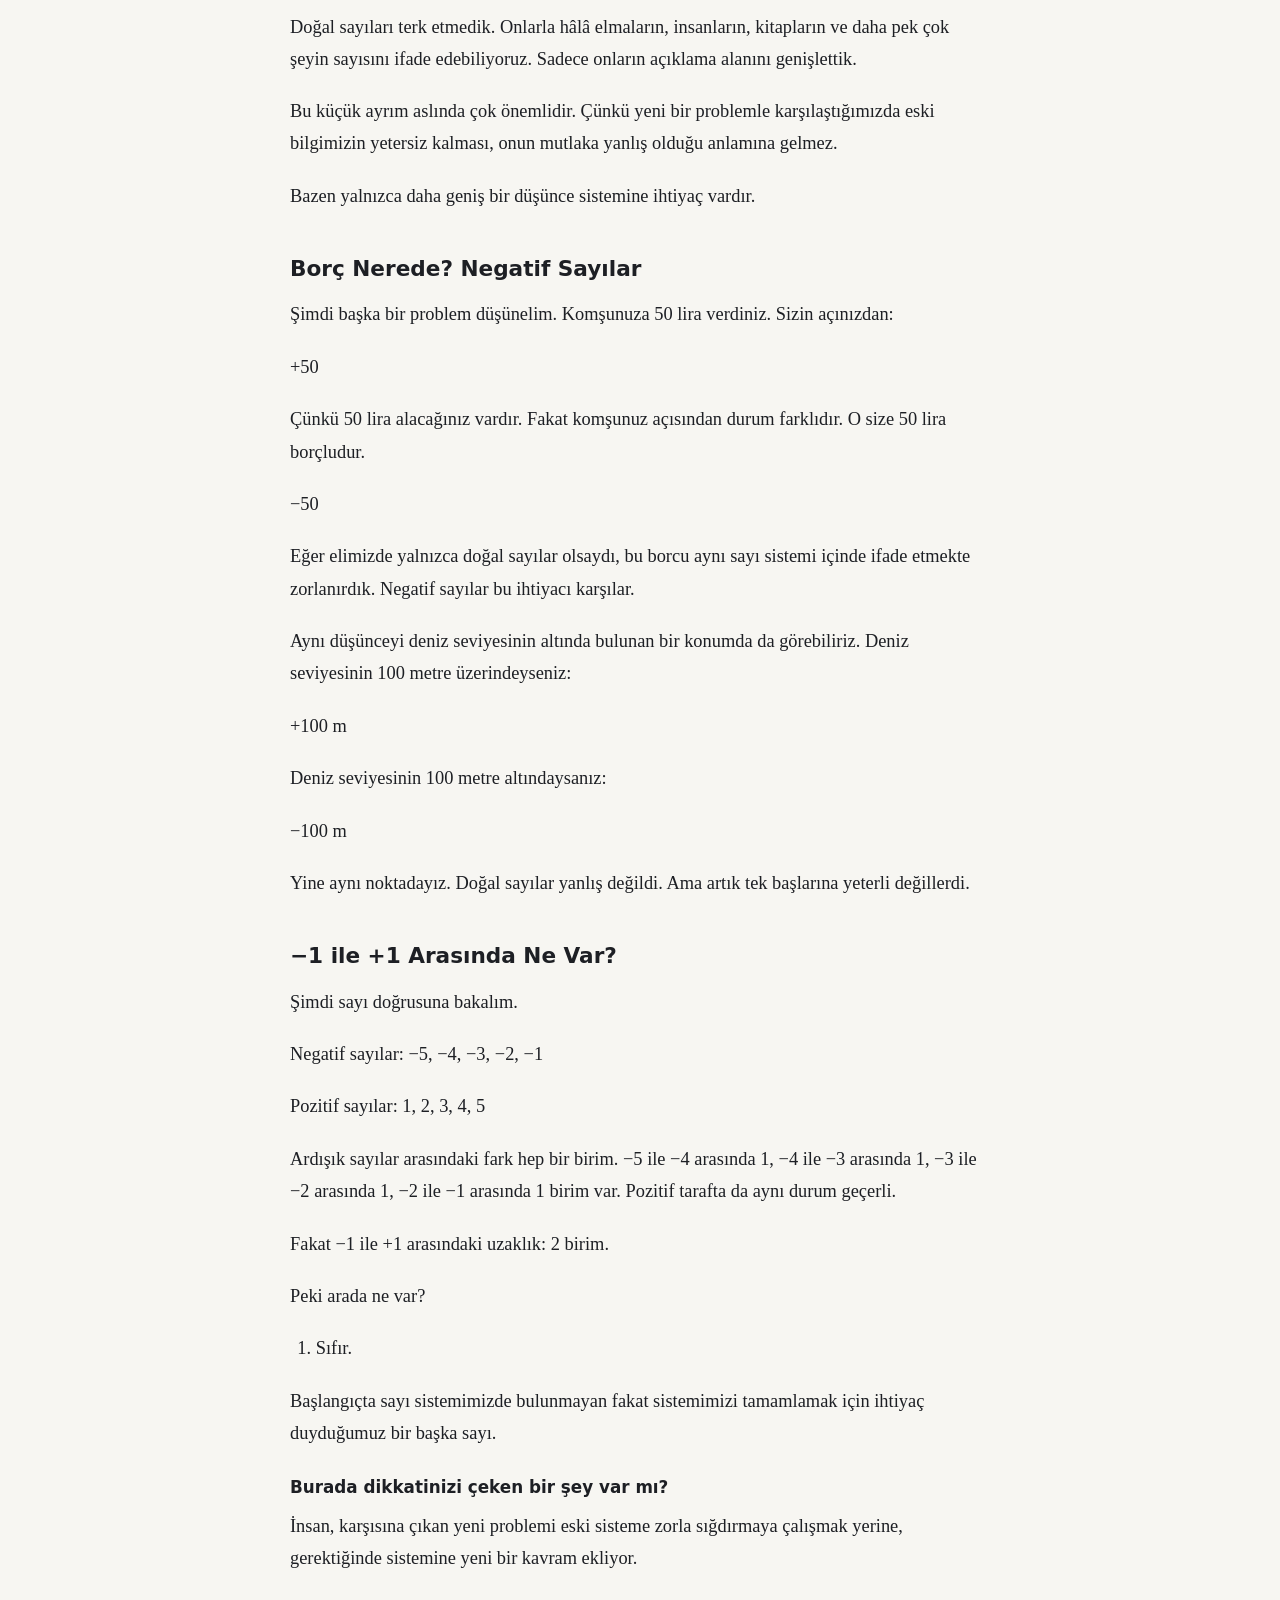
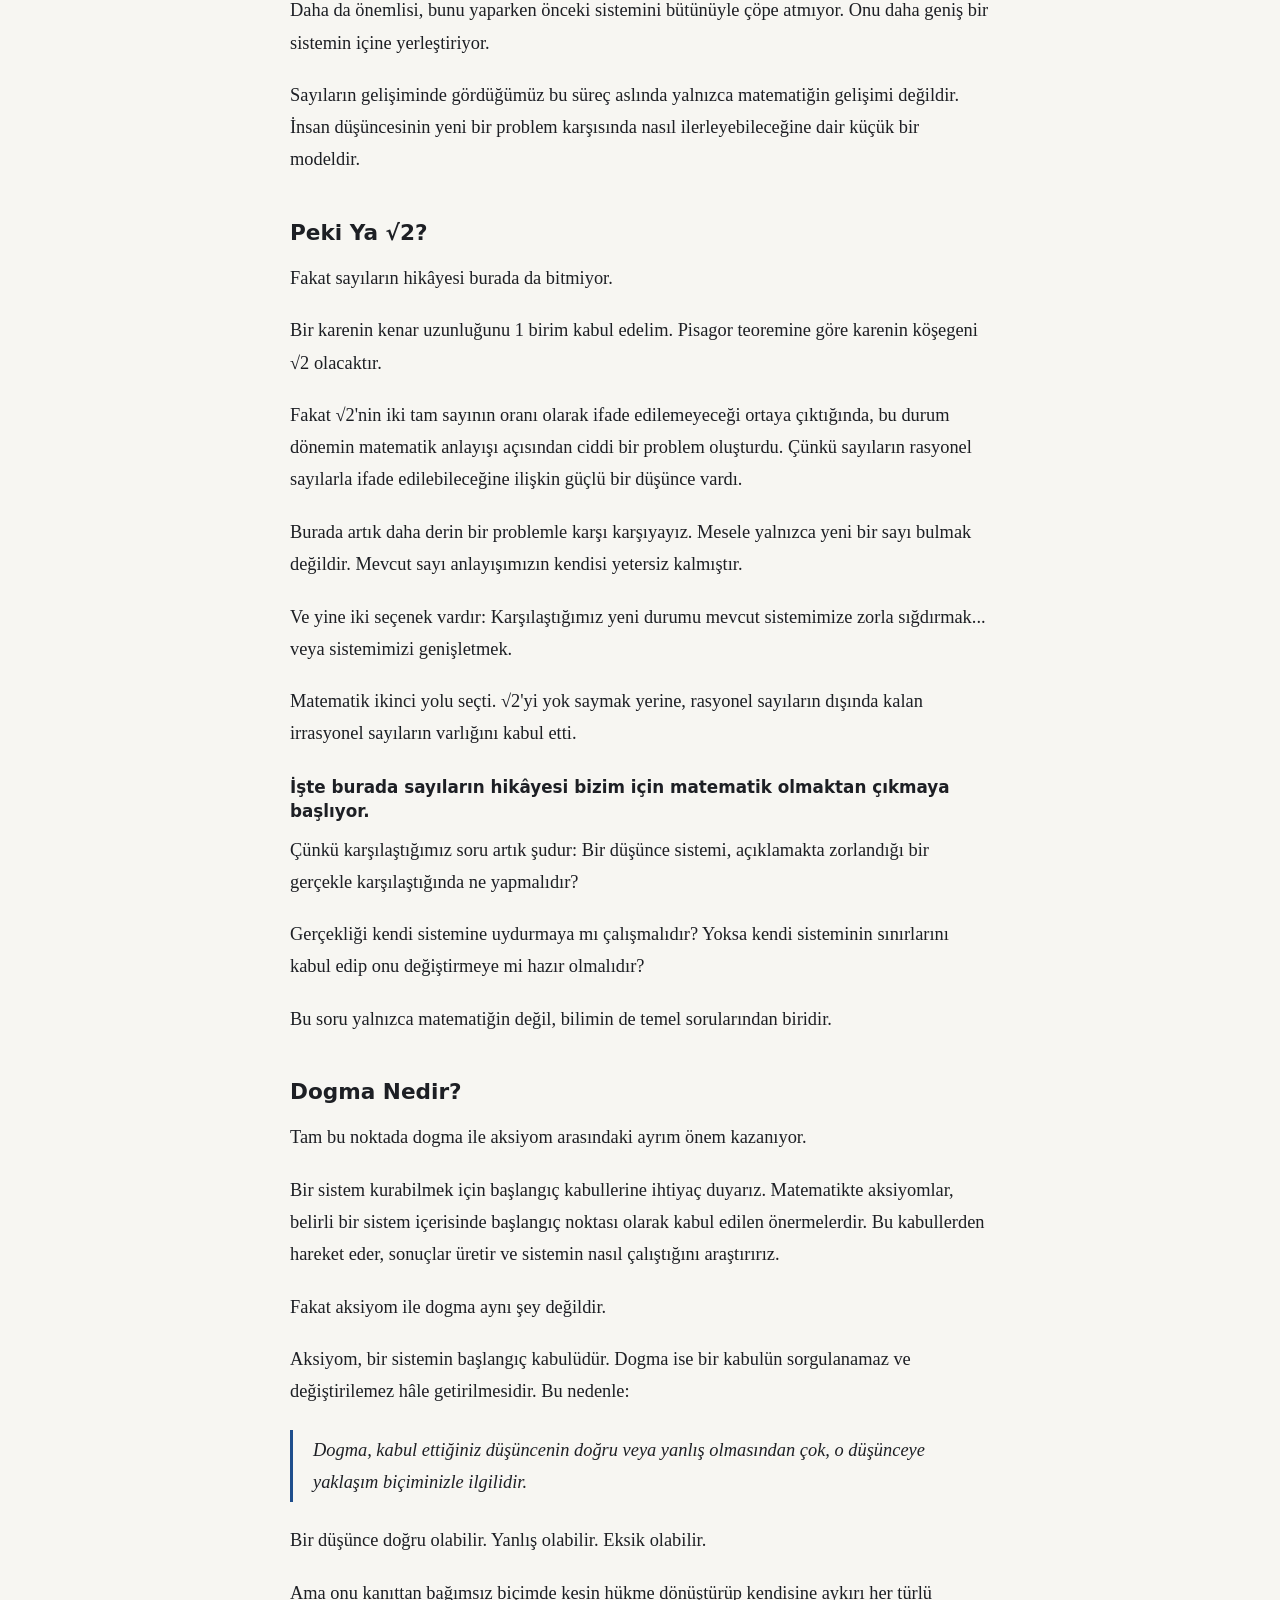
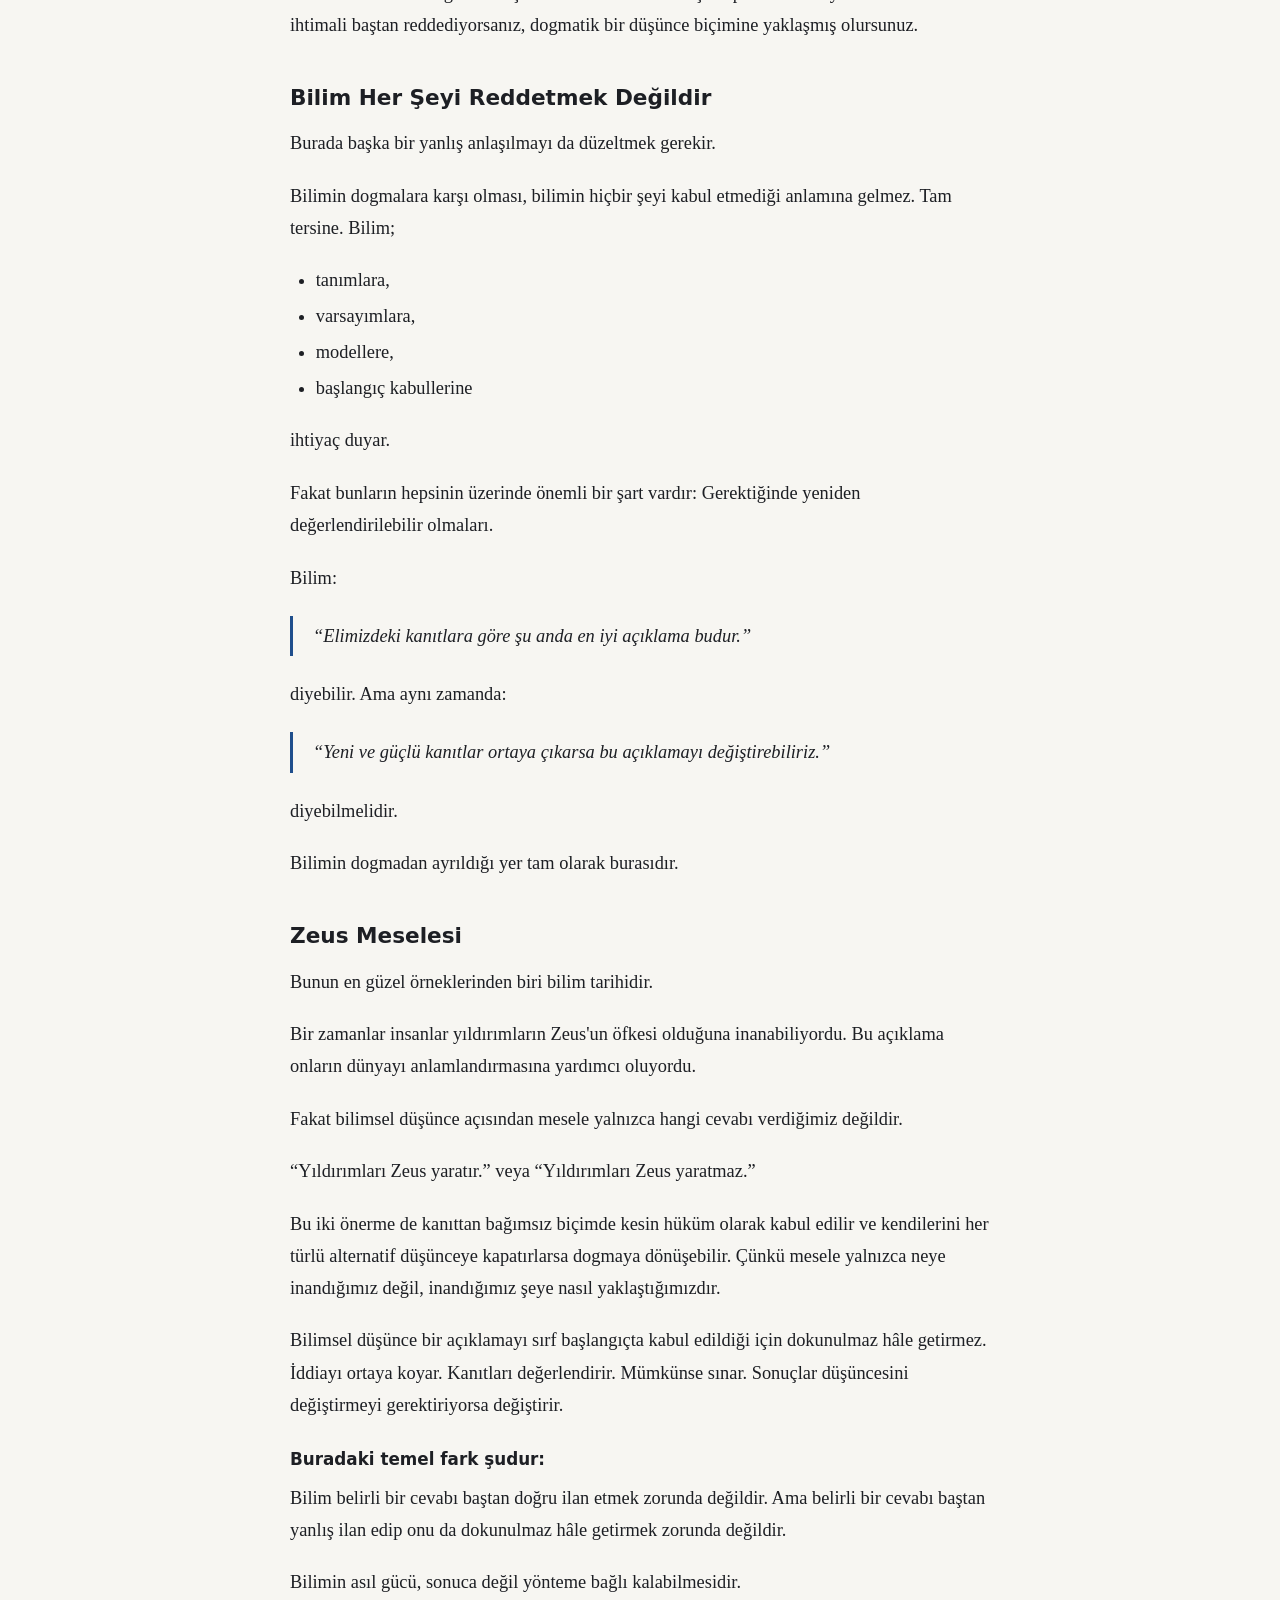
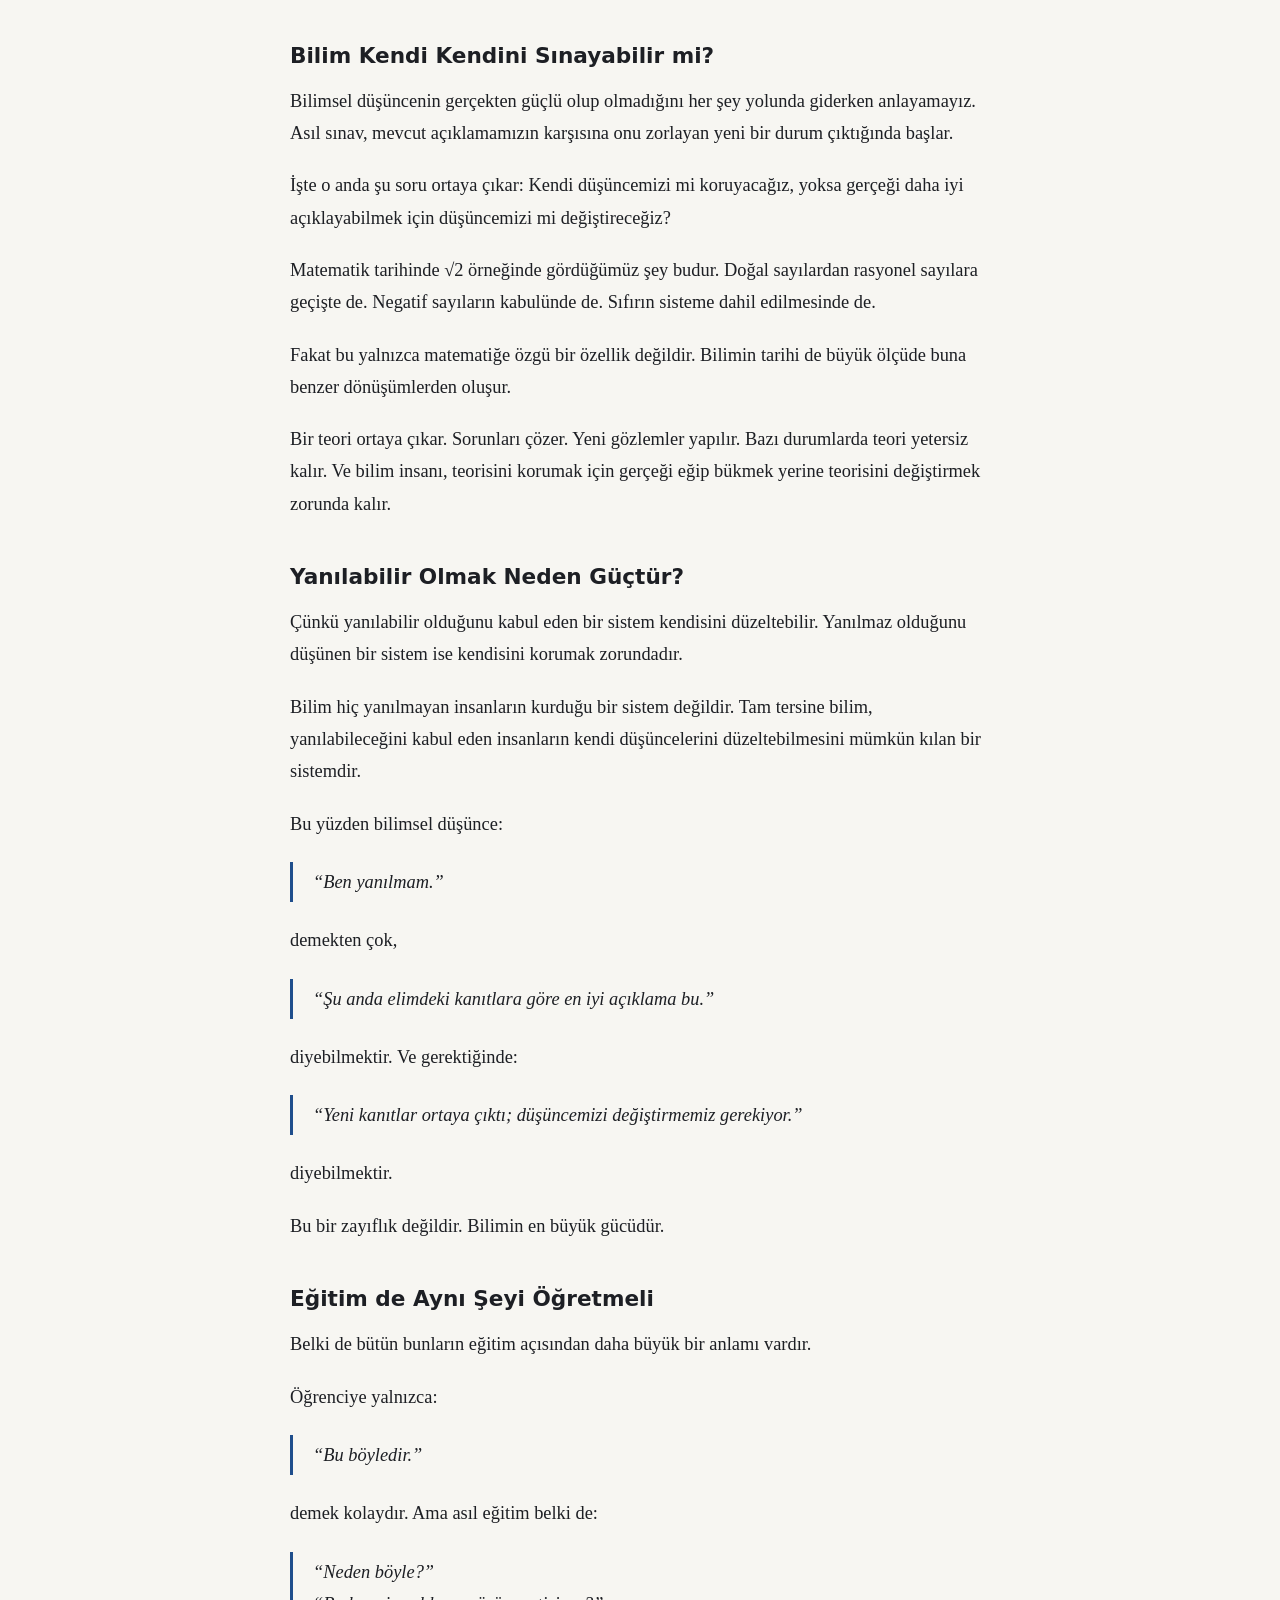
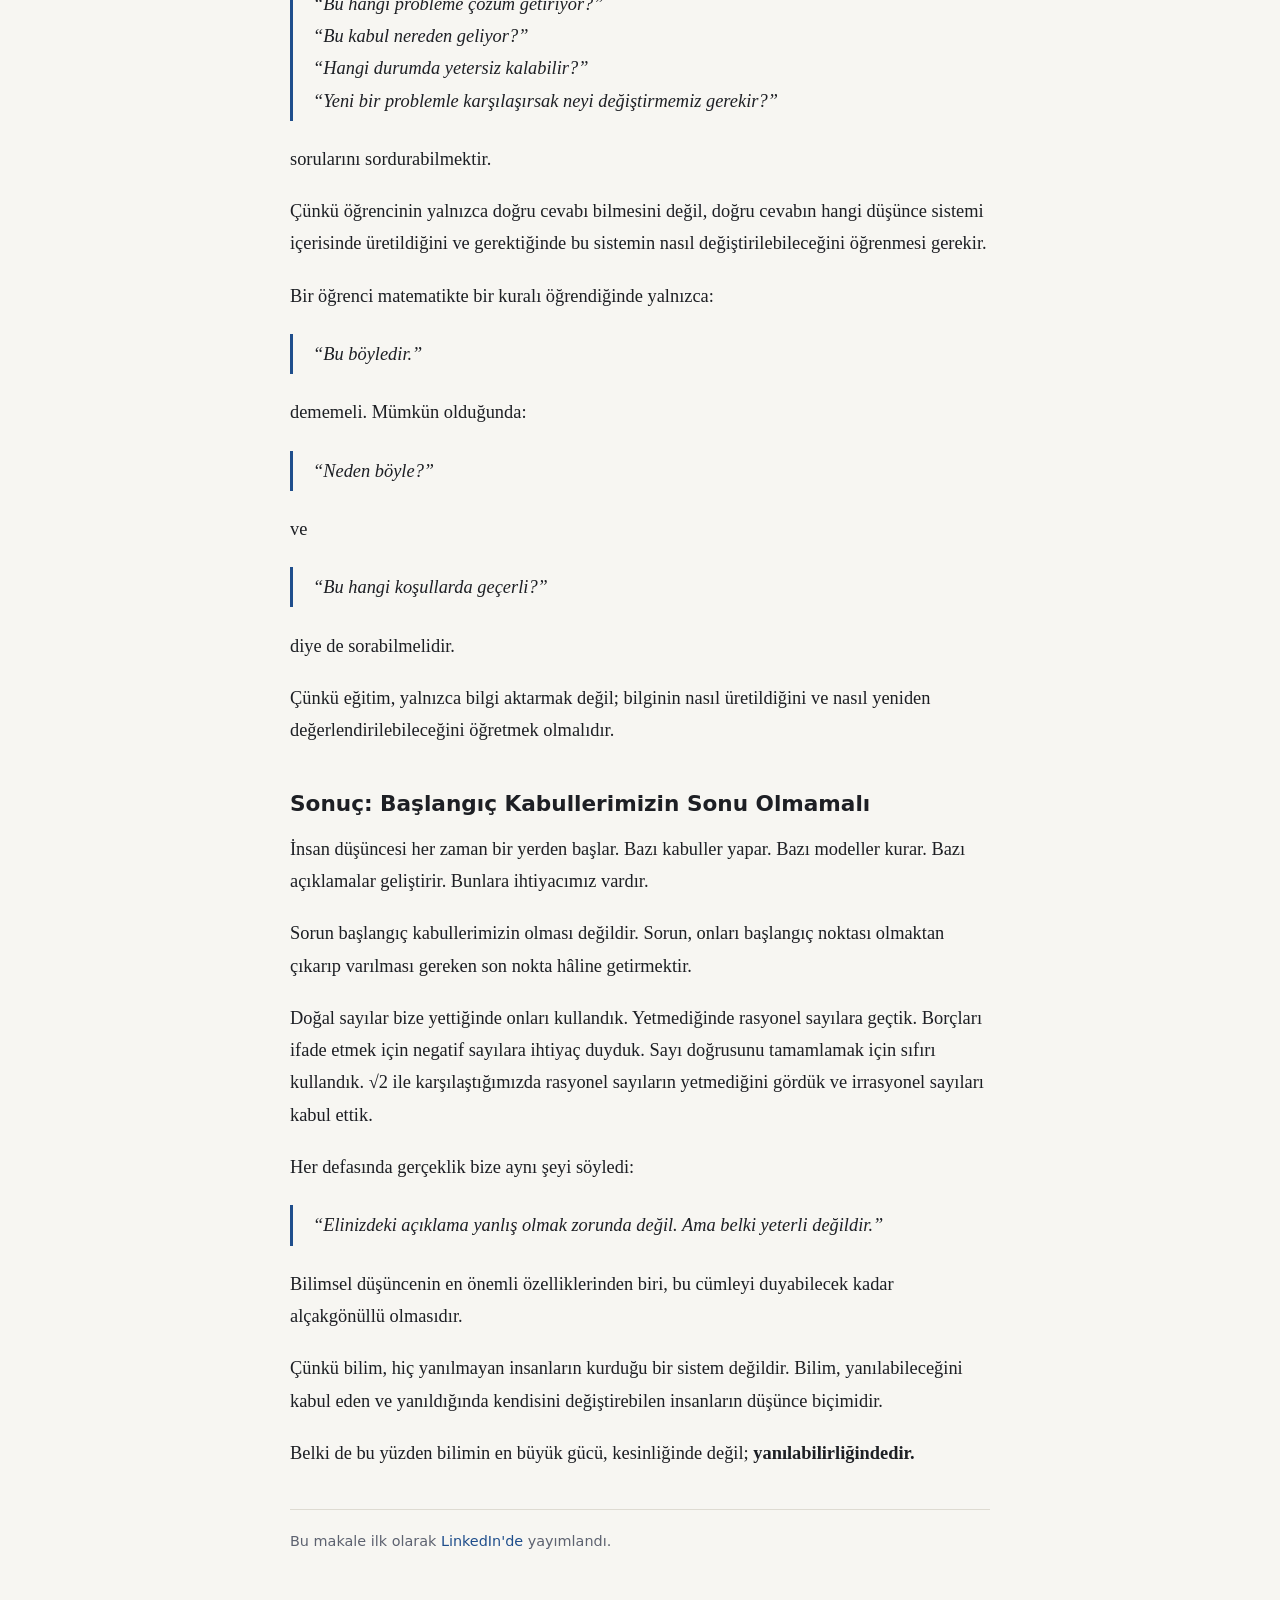
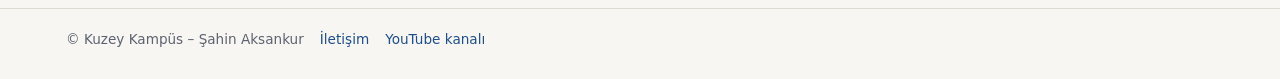
<file: yazilar/dusunen-insan-13.html>
<!doctype html>
<html lang="tr"><head><meta charset="utf-8"><title>Taşındı</title>
<link rel="canonical" href="https://kuzeykampuscalculus.com/makaleler/dusunen-insan-13.html">
<meta http-equiv="refresh" content="0; url=../makaleler/dusunen-insan-13.html">
</head><body><p>Bu sayfa taşındı: <a href="../makaleler/dusunen-insan-13.html">../makaleler/dusunen-insan-13.html</a></p></body></html>
</file>
<file: assets/style.css>
:root {
  --bg: #f7f6f2;
  --surface: #ffffff;
  --surface-2: #efede6;
  --text: #1d1f24;
  --muted: #5d6270;
  --border: #dedbd2;
  --accent: #1f4e8c;
  --accent-soft: #e3ebf6;
  --accent-text: #ffffff;
  --radius: 14px;
  --shadow: 0 1px 2px rgba(20, 24, 33, 0.06), 0 4px 16px rgba(20, 24, 33, 0.05);
  --font: "Inter", system-ui, -apple-system, "Segoe UI", Roboto, sans-serif;
  --serif: "Source Serif 4", Georgia, serif;
}

@media (prefers-color-scheme: dark) {
  :root:not([data-theme="light"]) {
    --bg: #14161b;
    --surface: #1c1f26;
    --surface-2: #252932;
    --text: #e8e9ec;
    --muted: #9aa0ad;
    --border: #2f343e;
    --accent: #7fa8e6;
    --accent-soft: #233149;
    --accent-text: #0f1420;
    --shadow: none;
  }
}

* { box-sizing: border-box; }

html, body { margin: 0; }

body {
  background: var(--bg);
  color: var(--text);
  font-family: var(--font);
  font-size: 16px;
  line-height: 1.55;
  -webkit-font-smoothing: antialiased;
}

a { color: var(--accent); text-decoration: none; }
a:hover { text-decoration: underline; }

.wrap { max-width: 1180px; margin: 0 auto; padding: 0 16px; }

/* Üst menü */
.topbar {
  border-bottom: 1px solid var(--border);
  background: var(--surface);
  position: sticky; top: 0; z-index: 10;
}
.topbar .wrap { display: flex; align-items: center; gap: 16px; height: 60px; }
.brand { font-family: var(--serif); font-weight: 700; font-size: 1.25rem; color: var(--text); }
.brand:hover { text-decoration: none; }
.brand span { color: var(--accent); }
.nav { margin-left: auto; display: flex; gap: 18px; font-size: 0.95rem; }
.nav a { color: var(--muted); }
.nav a:hover, .nav a.active { color: var(--text); text-decoration: none; }

/* Ana sayfa */
.hero { padding: 56px 0 32px; }
.hero h1 { font-family: var(--serif); font-size: clamp(2rem, 4vw, 2.8rem); line-height: 1.15; margin: 0 0 12px; }
.hero p { color: var(--muted); font-size: 1.1rem; max-width: 640px; margin: 0; }

.section-title { font-size: 0.8rem; letter-spacing: 0.08em; text-transform: uppercase; color: var(--muted); margin: 32px 0 12px; }

.cards { display: grid; grid-template-columns: repeat(auto-fill, minmax(260px, 1fr)); gap: 16px; padding-bottom: 48px; }
.card {
  display: flex; flex-direction: column; gap: 8px;
  background: var(--surface); border: 1px solid var(--border); border-radius: var(--radius);
  padding: 20px; box-shadow: var(--shadow); color: var(--text);
}
a.card:hover { text-decoration: none; border-color: var(--accent); }
.card h3 { margin: 0; font-size: 1.15rem; }
.card p { margin: 0; color: var(--muted); font-size: 0.95rem; }
.card .meta { margin-top: auto; padding-top: 8px; font-size: 0.85rem; color: var(--muted); }
.card.soon { opacity: 0.6; }
.badge {
  align-self: flex-start; font-size: 0.75rem; font-weight: 600; padding: 2px 8px; border-radius: 999px;
  background: var(--accent-soft); color: var(--accent);
}

/* Ders sayfası */
.course-head { padding: 28px 0 16px; }
.course-head h1 { font-family: var(--serif); margin: 0 0 6px; font-size: clamp(1.5rem, 3vw, 2rem); }
.course-head p { margin: 0; color: var(--muted); }

.layout { display: grid; grid-template-columns: minmax(0, 1fr) 360px; gap: 24px; padding-bottom: 48px; align-items: start; }
@media (max-width: 900px) { .layout { grid-template-columns: minmax(0, 1fr); } }

.player {
  position: relative; width: 100%; aspect-ratio: 16 / 9; background: #000; border-radius: var(--radius); overflow: hidden;
}
.player iframe { position: absolute; inset: 0; width: 100%; height: 100%; border: 0; }

.now { margin: 16px 0 8px; }
.now h2 { margin: 0 0 4px; font-size: 1.2rem; line-height: 1.35; }
.now .sub { color: var(--muted); font-size: 0.9rem; }

.controls { display: flex; gap: 8px; flex-wrap: wrap; margin: 12px 0 20px; }
.btn {
  display: inline-flex; align-items: center; gap: 6px; border: 1px solid var(--border); background: var(--surface);
  color: var(--text); border-radius: 10px; padding: 8px 14px; font: inherit; font-size: 0.9rem; cursor: pointer;
}
.btn:hover { border-color: var(--accent); text-decoration: none; }
.btn:disabled { opacity: 0.4; cursor: default; }
.btn.primary { background: var(--accent); color: var(--accent-text); border-color: var(--accent); }

.pdf-box { background: var(--surface); border: 1px solid var(--border); border-radius: var(--radius); overflow: hidden; }
.pdf-box header { display: flex; align-items: center; gap: 8px; padding: 12px 16px; border-bottom: 1px solid var(--border); flex-wrap: wrap; }
.pdf-box header strong { margin-right: auto; }
.pdf-frame { width: 100%; height: 75vh; min-height: 420px; border: 0; display: block; background: var(--surface-2); }
.pdf-view { overflow-y: auto; padding: 12px; -webkit-overflow-scrolling: touch; }
@media (max-width: 600px) { .pdf-view { padding: 6px; height: 70vh; min-height: 360px; } }
.pdf-page { background: #fff; margin: 0 auto 12px; max-width: 900px; box-shadow: 0 1px 3px rgba(0,0,0,.12); }
.pdf-page canvas { display: block; width: 100%; height: auto; }
.pdf-loading { padding: 24px 16px; color: var(--muted); }
.pdf-empty { padding: 24px 16px; color: var(--muted); }
.tab { border: 1px solid var(--border); background: transparent; color: var(--muted); border-radius: 8px; padding: 4px 10px; font: inherit; font-size: 0.85rem; cursor: pointer; }
.tab.active { background: var(--accent-soft); color: var(--accent); border-color: transparent; }

.sidebar { background: var(--surface); border: 1px solid var(--border); border-radius: var(--radius); overflow: hidden; position: sticky; top: 76px; }
@media (max-width: 900px) { .sidebar { position: static; } }
.sidebar .search { padding: 12px; border-bottom: 1px solid var(--border); }
.sidebar input {
  width: 100%; padding: 9px 12px; border-radius: 10px; border: 1px solid var(--border);
  background: var(--bg); color: var(--text); font: inherit; font-size: 0.95rem;
}
.sidebar .count { font-size: 0.8rem; color: var(--muted); margin-top: 8px; }
.list { list-style: none; margin: 0; padding: 0; max-height: calc(100vh - 220px); overflow-y: auto; }
@media (max-width: 900px) { .list { max-height: 420px; } }
.list li button {
  width: 100%; text-align: left; display: grid; grid-template-columns: 34px 1fr; gap: 8px; align-items: start;
  background: transparent; border: 0; border-bottom: 1px solid var(--border); padding: 10px 12px;
  color: var(--text); font: inherit; font-size: 0.9rem; cursor: pointer; line-height: 1.4;
}
.list li button:hover { background: var(--surface-2); }
.list li button.active { background: var(--accent-soft); }
.list .num { color: var(--muted); font-variant-numeric: tabular-nums; font-size: 0.8rem; padding-top: 2px; }
.list .pdf-dot { display: inline-block; margin-left: 6px; font-size: 0.7rem; color: var(--accent); font-weight: 600; }

.notice { background: var(--surface); border: 1px dashed var(--border); border-radius: var(--radius); padding: 24px; color: var(--muted); margin-bottom: 48px; }

/* İletişim sayfası */
.cards.services { padding-bottom: 8px; }
.contact-layout { display: grid; grid-template-columns: minmax(0, 1fr) 320px; gap: 24px; padding-bottom: 56px; align-items: start; }
@media (max-width: 900px) { .contact-layout { grid-template-columns: minmax(0, 1fr); } }
.contact-form { background: var(--surface); border: 1px solid var(--border); border-radius: var(--radius); padding: 24px; display: grid; gap: 16px; box-shadow: var(--shadow); }
.contact-form .row { display: grid; grid-template-columns: 1fr 1fr; gap: 16px; }
@media (max-width: 600px) { .contact-form .row { grid-template-columns: 1fr; } }
.contact-form label { display: grid; gap: 6px; font-size: 0.9rem; font-weight: 600; }
.contact-form input, .contact-form select, .contact-form textarea {
  width: 100%; padding: 10px 12px; border-radius: 10px; border: 1px solid var(--border);
  background: var(--bg); color: var(--text); font: inherit; font-weight: 400; font-size: 0.95rem;
}
.contact-form textarea { resize: vertical; }
.contact-form input:focus, .contact-form select:focus, .contact-form textarea:focus { outline: 2px solid var(--accent); outline-offset: 1px; border-color: transparent; }
.btn.big { justify-self: start; padding: 11px 20px; font-size: 1rem; font-weight: 600; }
.form-note { margin: 0; font-size: 0.85rem; color: var(--muted); }
.form-error { margin: 0; color: #c0392b; font-size: 0.9rem; }
.contact-side { display: grid; gap: 16px; }
.btn.wa { background: #1f8f4e; border-color: #1f8f4e; color: #fff; align-self: flex-start; margin-top: 4px; }

.cta { background: var(--accent-soft); border-radius: var(--radius); padding: 24px; display: flex; gap: 16px; align-items: center; justify-content: space-between; flex-wrap: wrap; margin-bottom: 48px; }
.cta h3 { margin: 0 0 4px; }
.cta p { margin: 0; color: var(--muted); }
.cta.wa-cta { margin-bottom: 16px; }
.btn.wa.big { margin-top: 0; align-self: center; }
[hidden] { display: none !important; }

footer { border-top: 1px solid var(--border); color: var(--muted); font-size: 0.85rem; }
footer .wrap { padding-top: 20px; padding-bottom: 28px; display: flex; gap: 16px; flex-wrap: wrap; }

/* Yazılar: liste sayfası */
.series-wrap { display: grid; gap: 12px; max-width: 820px; padding-bottom: 56px; }
.series { background: var(--surface); border: 1px solid var(--border); border-radius: var(--radius); box-shadow: var(--shadow); overflow: hidden; scroll-margin-top: 76px; }
.series summary { display: flex; align-items: center; gap: 12px; padding: 18px 20px; cursor: pointer; list-style: none; }
.series summary::-webkit-details-marker { display: none; }
.series summary::after { content: ""; width: 9px; height: 9px; border-right: 2px solid var(--muted); border-bottom: 2px solid var(--muted); transform: rotate(45deg); margin: -4px 4px 0 0; transition: transform 0.15s; }
.series[open] summary::after { transform: rotate(225deg); margin-top: 4px; }
.series summary:hover { background: var(--surface-2); }
.series summary:focus-visible { outline: 2px solid var(--accent); outline-offset: -2px; }
.series-name { font-family: var(--serif); font-weight: 700; font-size: 1.2rem; }
.series-count { margin-left: auto; font-size: 0.85rem; color: var(--muted); white-space: nowrap; }
.series-desc { margin: 0; padding: 0 20px 12px; color: var(--muted); font-size: 0.95rem; }
.series-list { list-style: none; margin: 0; padding: 0; border-top: 1px solid var(--border); }
.series-list a { display: grid; grid-template-columns: 44px minmax(0, 1fr) auto; gap: 10px; align-items: baseline; padding: 12px 20px; border-bottom: 1px solid var(--border); color: var(--text); }
.series-list li:last-child a { border-bottom: 0; }
.series-list a:hover { background: var(--surface-2); text-decoration: none; }
.series-list .num { color: var(--muted); font-variant-numeric: tabular-nums; font-size: 0.85rem; }
.series-list .t { font-weight: 600; }
.series-list .d { color: var(--muted); font-size: 0.85rem; white-space: nowrap; }
@media (max-width: 600px) {
  .series-list a { grid-template-columns: 36px minmax(0, 1fr); }
  .series-list .d { grid-column: 2; }
}

/* Yazılar: yazı sayfası */
.article { max-width: 700px; margin: 0 auto; padding: 40px 0 56px; }
.article-series { font-size: 0.8rem; letter-spacing: 0.08em; text-transform: uppercase; font-weight: 600; }
.article-head h1 { font-family: var(--serif); font-size: clamp(1.9rem, 4.5vw, 2.6rem); line-height: 1.15; margin: 10px 0 12px; text-wrap: balance; }
.article-meta { color: var(--muted); font-size: 0.9rem; margin: 0 0 32px; padding-bottom: 24px; border-bottom: 1px solid var(--border); }
.prose { font-family: var(--serif); font-size: 1.15rem; line-height: 1.75; }
.prose p { margin: 0 0 1.1em; }
.prose h2 { font-family: var(--font); font-size: 1.35rem; line-height: 1.3; margin: 2em 0 0.7em; }
.prose h3 { font-family: var(--font); font-size: 1.05rem; line-height: 1.4; margin: 1.6em 0 0.6em; }
.prose blockquote { margin: 1.2em 0; padding: 4px 0 4px 20px; border-left: 3px solid var(--accent); font-style: italic; }
.prose blockquote p { margin: 0; }
.prose ul, .prose ol { margin: 0 0 1.1em; padding-left: 1.4em; }
.prose li { margin: 0.2em 0; }
.prose strong { font-weight: 700; }
.article-origin { color: var(--muted); font-size: 0.9rem; margin: 40px 0 0; padding-top: 20px; border-top: 1px solid var(--border); }
.related { margin-top: 20px; background: var(--accent-soft); border-radius: var(--radius); padding: 16px 20px; display: grid; gap: 4px; }
.related-label { font-size: 0.8rem; color: var(--muted); text-transform: uppercase; letter-spacing: 0.06em; }
.related a { font-weight: 600; }
.prevnext { display: grid; grid-template-columns: 1fr 1fr; gap: 12px; margin-top: 24px; }
.pn { display: grid; gap: 2px; border: 1px solid var(--border); border-radius: var(--radius); padding: 14px 16px; background: var(--surface); color: var(--text); font-weight: 600; font-size: 0.95rem; }
.pn span { color: var(--muted); font-weight: 400; font-size: 0.8rem; }
.pn.next { text-align: right; }
.pn:hover { border-color: var(--accent); text-decoration: none; }
@media (max-width: 600px) { .prevnext { grid-template-columns: 1fr; } .pn.next { text-align: left; } }

/* Dar ekranda menü: marka üstte, bağlantılar altta tek satır */
.brand, .nav a { white-space: nowrap; }
@media (max-width: 600px) {
  .topbar .wrap { flex-wrap: wrap; height: auto; padding-top: 10px; gap: 4px 16px; }
  .nav { margin-left: 0; width: 100%; gap: 8px; justify-content: space-between; overflow-x: auto; padding-bottom: 10px; font-size: 0.9rem; }
}

/* Makaleler: yazar katmanı (iç içe akordiyon) */
.author { background: var(--surface); border: 1px solid var(--border); border-radius: var(--radius); box-shadow: var(--shadow); overflow: hidden; scroll-margin-top: 76px; }
.author > summary { display: flex; align-items: center; gap: 12px; padding: 20px; cursor: pointer; list-style: none; }
.author > summary::-webkit-details-marker { display: none; }
.author > summary::after { content: ""; width: 10px; height: 10px; border-right: 2px solid var(--muted); border-bottom: 2px solid var(--muted); transform: rotate(45deg); margin: -4px 4px 0 0; transition: transform 0.15s; }
.author[open] > summary::after { transform: rotate(225deg); margin-top: 4px; }
.author > summary:hover { background: var(--surface-2); }
.author > summary:focus-visible { outline: 2px solid var(--accent); outline-offset: -2px; }
.author-name { font-family: var(--serif); font-weight: 700; font-size: 1.4rem; }
.author-series { display: grid; gap: 10px; padding: 0 12px 12px; border-top: 1px solid var(--border); padding-top: 12px; background: var(--bg); }
.author-series .series { box-shadow: none; }
.series-empty { margin: 0; padding: 14px 20px 18px; border-top: 1px solid var(--border); color: var(--muted); font-size: 0.95rem; }

/* Oyun */
.oyun { padding-bottom: 56px; }
button.card.oyun-konu { font: inherit; text-align: left; cursor: pointer; }
button.card.oyun-konu:hover { border-color: var(--accent); }
.oyun-toplam { color: var(--muted); margin: 4px 0 24px; }
#oyun-giris .section-title:first-of-type { margin-top: 8px; }
.oyun-toplam:empty { display: none; }
#oyun-soru, #oyun-sonuc { max-width: 720px; margin: 0 auto; padding-top: 28px; }
.oyun-ust { display: flex; justify-content: space-between; gap: 12px; flex-wrap: wrap; color: var(--muted); font-size: 0.95rem; }
.oyun-puan strong { color: var(--accent); }
.oyun-bar { height: 6px; background: var(--surface-2); border-radius: 999px; margin: 10px 0 18px; overflow: hidden; }
.oyun-bar > div { height: 100%; width: 0; background: var(--accent); transition: width 0.3s; }
.oyun-kart { background: var(--surface); border: 1px solid var(--border); border-radius: var(--radius); box-shadow: var(--shadow); padding: 24px; display: grid; gap: 16px; }
.oyun-metin { font-size: clamp(1.25rem, 4.5vw, 1.6rem); line-height: 1.5; margin: 0; font-weight: 600; overflow-wrap: anywhere; }
.oyun-metin sub, .oyun-secenek sub { font-size: 0.65em; }
.oyun-secenekler { display: grid; gap: 10px; }
.oyun-secenek {
  font: inherit; font-size: 1.1rem; text-align: left; padding: 14px 16px; border-radius: 12px; cursor: pointer;
  border: 2px solid var(--border); background: var(--bg); color: var(--text); line-height: 1.4; overflow-wrap: anywhere;
}
.oyun-secenek:hover:not(:disabled) { border-color: var(--accent); }
.oyun-secenek:disabled { cursor: default; opacity: 0.6; }
.oyun-secenek.dogru { border-color: #2e8b57; background: rgba(46, 139, 87, 0.12); opacity: 1; }
.oyun-secenek.yanlis { border-color: #c0392b; background: rgba(192, 57, 43, 0.10); opacity: 1; }
.oyun-aciklama { margin: 0; padding: 12px 14px; border-radius: 10px; line-height: 1.5; }
.oyun-aciklama.iyi { background: rgba(46, 139, 87, 0.12); }
.oyun-aciklama.kotu { background: var(--accent-soft); }
.oyun-sonuc { text-align: center; justify-items: center; }
.oyun-sonuc p { margin: 0; }
.oyun-sonuc-baslik { font-family: var(--serif); font-size: 1.8rem; font-weight: 700; }
.oyun-sonuc-puan { font-size: 1.4rem; color: var(--muted); }
.oyun-sonuc-puan strong { font-size: 3.2rem; color: var(--accent); }
.oyun-rekor { color: var(--accent); font-weight: 600; }
.oyun-rekor:empty { display: none; }
.oyun-dugmeler { display: flex; gap: 10px; flex-wrap: wrap; justify-content: center; margin-top: 8px; }
.oyun-ust { align-items: center; }
.oyun-sure {
  min-width: 52px; height: 52px; border-radius: 999px; display: inline-flex; align-items: center; justify-content: center;
  font-size: 1.5rem; font-weight: 700; font-variant-numeric: tabular-nums; color: var(--accent);
  background: var(--accent-soft); border: 2px solid var(--accent);
}
.oyun-sure.uyari { color: #fff; background: #e67e22; border-color: #e67e22; animation: oyun-yanip 0.6s steps(2, start) infinite; }
.oyun-sure.az { color: #fff; background: #c0392b; border-color: #c0392b; animation: oyun-yanip 0.4s steps(2, start) infinite; }
@keyframes oyun-yanip { to { opacity: 0.35; } }
@media (prefers-reduced-motion: reduce) { .oyun-sure.uyari, .oyun-sure.az { animation: none; } }
.oyun-seviyeler { display: grid; grid-template-columns: repeat(3, minmax(0, 1fr)); gap: 10px; max-width: 560px; }
.oyun-seviye {
  font: inherit; cursor: pointer; display: grid; gap: 2px; justify-items: center; padding: 12px 8px; border-radius: 12px;
  border: 2px solid var(--border); background: var(--surface); color: var(--text);
}
.oyun-seviye span { font-size: 0.85rem; color: var(--muted); }
.oyun-seviye:hover { border-color: var(--accent); }
.oyun-seviye.secili { border-color: var(--accent); background: var(--accent-soft); }
.oyun-seviye.secili strong { color: var(--accent); }
.oyun-kacan { margin-top: 20px; display: grid; gap: 12px; }
.oyun-kacan h3 { margin: 0; font-size: 1.1rem; }
.oyun-kacan-soru { background: var(--surface); border: 1px solid var(--border); border-radius: 12px; padding: 14px 16px; display: grid; gap: 6px; }
.oyun-kacan-soru p { margin: 0; line-height: 1.5; }
.oyun-kacan-soru .s { font-weight: 600; }
.oyun-kacan-soru .a { color: var(--muted); font-size: 0.95rem; }
.oyun-kacan-soru .etiket { font-size: 0.75rem; font-weight: 600; padding: 2px 8px; border-radius: 999px; background: rgba(192, 57, 43, 0.12); color: #c0392b; margin-left: 4px; }
.oyun-ust { flex-wrap: nowrap; }
.oyun-ust > span:first-child { flex: 1 1 auto; min-width: 0; }
@media (max-width: 380px) { .oyun-ust { font-size: 0.85rem; gap: 8px; } .oyun-sure { min-width: 44px; height: 44px; font-size: 1.25rem; } }
.sinir { display: inline-flex; flex-direction: column; vertical-align: middle; font-size: 0.65em; line-height: 1.05; margin: 0 2px 0 1px; text-align: left; }
.sinir sup { font-size: 0.75em; }
.sinir .alt { order: 2; } .sinir .ust { order: 1; }
.nav-kisa { display: none; }
@media (max-width: 840px) { .nav-uzun { display: none; } .nav-kisa { display: inline; } }
.cta.oyun-cta { margin-bottom: 16px; border: 2px solid var(--accent); background: var(--surface); }
.cta.oyun-cta h3 { font-size: 1.25rem; }
.oyun-bolum-not { color: var(--muted); margin: -4px 0 14px; max-width: 640px; }
#oyun-bolumler { padding-bottom: 8px; }
.oyun-bolum { border-left: 4px solid var(--accent); }

/* Oyun: ⚡ Doğru / Yanlış */
.dy-tum { flex-direction: row; align-items: center; justify-content: space-between; gap: 12px; border: 2px dashed #e67e22; margin-bottom: 16px; }
.dy-tum p { margin: 2px 0 0; }
.btn.dy { background: #fff4e5; border-color: #e67e22; color: #a35400; font-weight: 600; justify-content: center; }
.btn.dy:hover { border-color: #c96a10; }
.oyun-bolum-dugmeler { display: grid; grid-template-columns: 1fr 1fr; gap: 8px; margin-top: 4px; }
.oyun-bolum-dugmeler .btn { justify-content: center; font-weight: 600; padding: 10px 8px; }
.oyun-bolum h3 { margin-top: 2px; }
#dy-soru { max-width: 720px; margin: 0 auto; padding-top: 28px; }
.dy-seri { font-weight: 700; color: #c0392b; }
.dy-kart {
  background: var(--surface); border: 2px solid var(--border); border-radius: var(--radius); box-shadow: var(--shadow);
  min-height: 190px; display: grid; place-items: center; padding: 20px; text-align: center; transition: background 0.15s, border-color 0.15s;
}
.dy-kart.yesil { background: rgba(46, 139, 87, 0.16); border-color: #2e8b57; }
.dy-kart.kirmizi { background: rgba(192, 57, 43, 0.14); border-color: #c0392b; }
.dy-ifade { margin: 0; font-size: clamp(1.4rem, 6vw, 1.9rem); font-weight: 700; line-height: 1.4; overflow-wrap: anywhere; }
.dy-ifade sub { font-size: 0.55em; }
.dy-not { min-height: 2.9em; margin: 10px 0 0; text-align: center; font-weight: 700; }
.dy-not.iyi { color: #2e8b57; } .dy-not.kotu { color: #c0392b; }
.dy-dugmeler { display: grid; grid-template-columns: 1fr 1fr; gap: 12px; margin-top: 10px; }
.dy-dugmeler button { font: inherit; font-size: 1.25rem; font-weight: 700; padding: 22px 8px; border-radius: 16px; border: 2px solid; cursor: pointer; touch-action: manipulation; }
.dy-dugmeler button:disabled { opacity: 0.5; cursor: default; }
/* Doğru / Yanlış düğmeleri renksiz: yeşil ve kırmızı sadece cevaptan sonra kartta görünür */
.dy-dugmeler .dy-d, .dy-dugmeler .dy-y { background: var(--surface); border-color: var(--border); color: var(--text); }
.dy-dugmeler .dy-d:hover:not(:disabled), .dy-dugmeler .dy-y:hover:not(:disabled) { border-color: var(--accent); }
.dy-dugmeler button.secildi { opacity: 1; border-color: var(--accent); border-width: 3px; }
@media (prefers-color-scheme: dark) { :root:not([data-theme="light"]) .btn.dy { background: #3a2a14; color: #f5b971; } }
.dy-alt { text-align: center; color: var(--muted); font-size: 0.9rem; margin: 12px 0 0; }

/* Oyun: dört test türü şeridi */
.oyun-hero { padding: 32px 0 20px; }
.serit { display: grid; grid-template-columns: 270px minmax(0, 1fr); gap: 14px; align-items: stretch; margin-bottom: 18px; }
.tur { border-radius: var(--radius); padding: 18px; color: #fff; display: flex; flex-direction: column; gap: 6px; }
.tur h2 { margin: 0; font-size: 1.2rem; line-height: 1.3; }
.tur p { margin: 0; opacity: 0.93; font-size: 0.92rem; line-height: 1.45; }
.tur .ozellik { margin-top: auto; font-size: 0.82rem; font-weight: 600; background: rgba(255, 255, 255, 0.2); border-radius: 999px; padding: 3px 10px; align-self: flex-start; }
.t0 { background: #6c4ab6; } .t1 { background: #1f4e8c; } .t2 { background: #2e7d5b; } .t3 { background: #c96a10; }
.secenekler { display: grid; grid-template-columns: repeat(auto-fill, minmax(160px, 1fr)); gap: 10px; align-content: start; }
.sec {
  background: var(--surface); border: 2px solid var(--border); border-radius: 12px; padding: 10px 12px;
  display: flex; flex-direction: column; gap: 2px; text-align: left; font: inherit; color: var(--text); cursor: pointer; min-height: 74px;
}
.sec small { color: var(--muted); font-size: 0.78rem; font-weight: 600; }
.sec strong { font-size: 0.98rem; line-height: 1.3; }
.sec .skor, .giris-kart .skor { color: var(--muted); font-size: 0.78rem; margin-top: 2px; display: block; }
.sec:hover { border-color: var(--accent); }
.s1 { border-left: 5px solid #1f4e8c; } .s2 { border-left: 5px solid #2e7d5b; } .s3 { border-left: 5px solid #c96a10; }
.giris-kart {
  background: var(--surface); border: 2px solid var(--border); border-left: 5px solid #6c4ab6; border-radius: 12px;
  padding: 14px 16px; display: flex; align-items: center; justify-content: space-between; gap: 14px; flex-wrap: wrap;
}
.giris-kart p { margin: 4px 0 0; color: var(--muted); font-size: 0.92rem; max-width: 560px; line-height: 1.45; }
.btn.hazirlik-btn { background: #6c4ab6; border-color: #6c4ab6; color: #fff; font-weight: 600; }
.perde[hidden] { display: none !important; }
.perde { position: fixed; inset: 0; z-index: 50; background: rgba(20, 22, 27, 0.55); display: grid; place-items: center; padding: 16px; }
.panel { background: var(--surface); color: var(--text); width: 100%; max-width: 460px; border-radius: 18px; padding: 20px; display: grid; gap: 12px; box-shadow: 0 10px 40px rgba(0, 0, 0, 0.25); }
.panel small { color: var(--muted); font-weight: 600; }
.panel h3 { margin: 0; font-size: 1.2rem; }
.panel p { margin: 0; color: var(--muted); }
.panel .oyun-seviyeler { max-width: none; }
.panel .panel-not { font-size: 0.85rem; }
.panel .btn { justify-content: center; }
@media (max-width: 760px) {
  .serit { grid-template-columns: 1fr; gap: 10px; margin-bottom: 26px; }
  .secenekler { grid-template-columns: 1fr 1fr; }
  .tur .ozellik { margin-top: 6px; }
  .perde { place-items: end center; }
}

/* Kampüsün İçinden */
.kampus { padding-bottom: 48px; }
.kampus-hedef { max-width: 760px; font-size: 1.05rem; line-height: 1.6; }
.kampus-hedef p { margin: 0 0 10px; }
.kampus-okullar { display: grid; grid-template-columns: repeat(auto-fill, minmax(260px, 1fr)); gap: 16px; margin-bottom: 28px; }
.kampus-okul { border-top: 4px solid var(--accent); }
.kampus-okul ul { margin: 4px 0 12px; padding-left: 18px; color: var(--muted); font-size: 0.95rem; line-height: 1.5; display: grid; gap: 6px; }
.kampus-okul ul strong { color: var(--text); }
.kampus-kutular { display: grid; gap: 16px; }
.kampus-kutular .cta { margin-bottom: 0; }
.kampus-not { color: var(--muted); font-size: 0.85rem; margin: 20px 0 0; }
/* Telefonda menü tek satıra sığsın: YouTube bağlantısı alttaki bölümde ve ders sayfalarında var */
@media (max-width: 700px) { .nav .nav-yt { display: none; } }
.kampus-okul .kampus-gonder { margin-top: auto; align-self: flex-start; font-weight: 600; }

/* Ana sayfa: kısa özet ve dört bölüm kutusu */
.ana-ozet { padding: 44px 0 24px; max-width: 760px; }
.ana-ozet h1 { font-family: var(--serif); font-size: clamp(2rem, 4vw, 2.7rem); line-height: 1.15; margin: 0 0 14px; }
.ana-ozet p { color: var(--muted); font-size: 1.08rem; line-height: 1.6; margin: 0; }
.ana-bolumler { display: grid; grid-template-columns: 1fr 1fr; gap: 18px; padding-bottom: 24px; }
.ana-bolum {
  background: var(--surface); border: 1px solid var(--border); border-top: 5px solid var(--renk, var(--accent));
  border-radius: var(--radius); box-shadow: var(--shadow); padding: 22px; display: flex; flex-direction: column; gap: 10px;
}
.ana-bolum h2 { margin: 0; font-size: 1.35rem; }
.ana-bolum > p { margin: 0; color: var(--muted); line-height: 1.55; }
.ana-baglar { display: flex; flex-wrap: wrap; gap: 8px; margin-top: 2px; }
.ana-baglar a { font-size: 0.88rem; font-weight: 600; padding: 6px 10px; border-radius: 999px; background: var(--surface-2); color: var(--text); border: 1px solid var(--border); }
.ana-baglar a:hover { border-color: var(--accent); text-decoration: none; }
.ana-baglar a small { color: var(--muted); font-weight: 400; }
.ana-bolum .btn { margin-top: auto; align-self: flex-start; font-weight: 600; }
.ana-bolum .ana-son { font-size: 0.9rem; }
.ana-son a { font-weight: 600; }
.ana-alt { display: grid; grid-template-columns: 1fr 1fr; gap: 14px; padding-bottom: 48px; }
.ana-mini { border: 1px solid var(--border); border-radius: 12px; padding: 14px 16px; display: flex; align-items: center; justify-content: space-between; gap: 12px; background: var(--surface); }
.ana-mini p { margin: 2px 0 0; color: var(--muted); font-size: 0.9rem; }
.ana-mini .btn.wa { margin-top: 0; align-self: center; }
@media (max-width: 760px) { .ana-bolumler, .ana-alt { grid-template-columns: 1fr; } }

/* Oyun: grafikli sorular */
.oyun-grafik { display: block; width: 100%; max-width: 420px; height: auto; margin: 14px auto 0; background: var(--surface-2); border-radius: 10px; }
.oyun-kacan-soru .oyun-grafik { max-width: 320px; margin-left: 0; }
.oyun-grafik .iz { stroke: var(--border); stroke-width: 1; }
.oyun-grafik .eksen { stroke: var(--muted); stroke-width: 1.4; }
.oyun-grafik .kesik { stroke: var(--muted); stroke-width: 1; stroke-dasharray: 4 4; }
.oyun-grafik .sayi { fill: var(--muted); font-size: 12px; paint-order: stroke; stroke: var(--surface-2); stroke-width: 3px; font-weight: 400; text-anchor: middle; font-family: var(--font); }
.oyun-grafik .harf { fill: var(--text); font-size: 15px; font-weight: 700; font-style: italic; text-anchor: middle; font-family: var(--serif); }
.oyun-grafik .egri { fill: none; stroke: var(--accent); stroke-width: 2.6; stroke-linecap: round; stroke-linejoin: round; }
.oyun-grafik .bos { fill: var(--surface-2); stroke: var(--accent); stroke-width: 2.2; }
.oyun-grafik .dolu { fill: var(--accent); }
.oyun-grafik .ek { stroke: #d9822b; stroke-width: 2.2; stroke-linecap: round; }
.oyun-grafik .ek.kesikli { stroke-dasharray: 6 5; stroke-width: 1.8; }
.oyun-grafik .yazi { fill: var(--text); font-size: 14px; font-weight: 700; font-style: italic; text-anchor: end; font-family: var(--serif); paint-order: stroke; stroke: var(--surface-2); stroke-width: 3px; }
@media (prefers-color-scheme: dark) { :root:not([data-theme="light"]) .oyun-grafik .ek { stroke: #f5b971; } }

/* Oyun: parçalı fonksiyon (süslü parantezle alt alta) */
.parcali { display: flex; width: fit-content; align-items: center; gap: 0.15em; margin: 0.1em 0 0.35em; }
.parcali .sus { font-size: 2.6em; font-weight: 300; line-height: 1; transform: scaleX(0.7); }
.parcali .satirlar { display: inline-grid; grid-template-columns: auto auto; column-gap: 0.8em; line-height: 1.35; font-size: 0.92em; }
.parcali .satirlar > span:nth-child(odd) { text-align: left; }
.oyun-grafik .egri.ek { stroke: #d9822b; stroke-width: 2; stroke-dasharray: 6 5; }
@media (prefers-color-scheme: dark) { :root:not([data-theme="light"]) .oyun-grafik .egri.ek { stroke: #f5b971; } }
.oyun-metin .nw, .oyun-kacan-soru .nw { white-space: nowrap; }

/* Testler: 🎓 Üniversite / 📘 YKS sekmeleri */
.sekmeler { display: flex; gap: 8px; margin: 0 0 20px; border-bottom: 1px solid var(--border); }
.sekmeler button { font: inherit; font-weight: 600; font-size: 1rem; padding: 10px 16px; border: 0; background: none; color: var(--muted); cursor: pointer; border-bottom: 3px solid transparent; margin-bottom: -1px; }
.sekmeler button[aria-selected="true"] { color: var(--accent); border-bottom-color: var(--accent); }
.sekmeler button:hover { color: var(--text); }
.sekmeler button:focus-visible { outline: 2px solid var(--accent); outline-offset: -2px; }
.sec .skor + .skor { margin-top: 2px; }
.oyun-pasta { background: none; }
.oyun-pasta .dilim { fill: var(--surface); stroke: var(--text); stroke-width: 1.6; stroke-linejoin: round; }
.oyun-pasta .dilim.boyali { fill: #e08a2e; }
@media (prefers-color-scheme: dark) { :root:not([data-theme="light"]) .oyun-pasta .dilim.boyali { fill: #f5b971; } }

/* 🔊 Ses düğmesi (test ekranının üstünde) */
.ses-dugme { flex: 0 0 auto; width: 40px; height: 40px; border-radius: 50%; border: 1px solid var(--border); background: var(--surface); color: var(--text); font-size: 1.1rem; line-height: 1; cursor: pointer; padding: 0; }
.ses-dugme:hover { background: var(--surface-2); }
@media (max-width: 380px) { .ses-dugme { width: 34px; height: 34px; font-size: 0.95rem; } }
.bonus-rozet { color: #b7791f; font-weight: 600; }
@media (prefers-color-scheme: dark) { :root:not([data-theme="light"]) .bonus-rozet { color: #f5c451; } }

/* 🎆 Tam doğru kutlaması */
.kutlama { position: fixed; inset: 0; z-index: 60; display: grid; place-items: center; padding: 16px; background: rgba(12, 14, 20, 0.72); animation: kutlama-gir 0.25s ease-out; }
.kutlama-fisek { position: absolute; inset: 0; width: 100%; height: 100%; }
.kutlama-kutu { position: relative; max-width: 420px; width: 100%; text-align: center; background: var(--surface); color: var(--text); border-radius: 22px; padding: 28px 22px 24px; box-shadow: 0 10px 40px rgba(0, 0, 0, 0.35); border: 3px solid #f5b700; animation: kutlama-zipla 0.6s cubic-bezier(.2, 1.6, .4, 1); }
.kutlama-yildiz { font-size: 2rem; letter-spacing: 6px; animation: kutlama-parla 1.2s ease-in-out infinite alternate; }
.kutlama-kutu h2 { font-family: var(--serif); font-size: 2.4rem; margin: 6px 0 4px; }
.kutlama-metin { font-size: 1.15rem; margin: 0 0 10px; }
.kutlama-bonus { font-size: 3.2rem; font-weight: 800; line-height: 1.1; margin: 4px 0 6px; color: #e08e00; }
.kutlama-bonus.kucuk { font-size: 2.2rem; }
.kutlama-detay { color: var(--muted); margin: 0 0 6px; }
.kutlama-not { color: var(--muted); font-size: 0.9rem; margin: 0 0 6px; }
.kutlama-kutu .btn { margin-top: 12px; }
@media (prefers-color-scheme: dark) { :root:not([data-theme="light"]) .kutlama-bonus { color: #f5c451; } }
@keyframes kutlama-gir { from { opacity: 0; } to { opacity: 1; } }
@keyframes kutlama-zipla { from { transform: scale(0.6); opacity: 0; } to { transform: scale(1); opacity: 1; } }
@keyframes kutlama-parla { from { transform: scale(1); filter: brightness(1); } to { transform: scale(1.15); filter: brightness(1.3); } }
@media (prefers-reduced-motion: reduce) { .kutlama, .kutlama-kutu, .kutlama-yildiz { animation: none; } }

/* Üst üste kesir (YKS bölme soruları): <span class="kesir"><span>pay</span><span>payda</span></span> */
.kesir { display: inline-flex; flex-direction: column; vertical-align: middle; text-align: center; font-size: 0.85em; line-height: 1.2; margin: 0 0.12em; }
.kesir > span { padding: 0 0.15em; }
.kesir > span:first-child { border-bottom: 0.08em solid currentColor; }
/* Merdiven kesir: ortadaki ana çizgi iç kesirlerden belirgin biçimde uzun ve kalın */
.kesir.buyuk { font-size: 1em; margin: 0 0.15em; }
.kesir.buyuk > span { display: block; text-align: center; white-space: nowrap; padding: 0.12em 0.6em; }
.kesir.buyuk > span:first-child { border-bottom-width: 0.14em; }
.kesir.buyuk .kesir { font-size: 0.8em; }
.nw { white-space: nowrap; }
/* Soru içinde kendi satırında duran dizi (ör. sıralamayı bozan kesir) */
.dizi { display: block; margin: 0 0 0.35em; color: var(--accent); font-size: 0.78em; }

/* 🔁 Konu Tekrarı: seçim modu ve alttaki çubuk */
#panel-yks .serit { scroll-margin-top: 80px; }
.secim-modu .sec.tum-tekrar { display: none; }
.secim-modu #yks-konular .sec { border-style: dashed; }
.secim-modu #yks-konular .sec.secili { border-style: solid; border-color: #2e7d5b; background: color-mix(in srgb, #2e7d5b 12%, var(--surface)); }
.secim-modu #yks-konular .sec.secili strong::before { content: "✓ "; color: #2e7d5b; }
#panel-yks.secim-modu { padding-bottom: 110px; }
.tekrar-cubuk[hidden] { display: none; }
.tekrar-cubuk { position: fixed; left: 0; right: 0; bottom: 0; z-index: 40; background: var(--surface); border-top: 3px solid #2e7d5b; box-shadow: 0 -6px 24px rgba(0, 0, 0, 0.15); padding: 12px 16px calc(12px + env(safe-area-inset-bottom)); }
.tekrar-cubuk-ic { max-width: 1100px; margin: 0 auto; display: flex; flex-wrap: wrap; align-items: center; justify-content: space-between; gap: 10px 16px; }
.tekrar-not { margin: 0; font-weight: 600; font-size: 0.95rem; }
.tekrar-cubuk-dugmeler { display: flex; gap: 10px; }
#yks-tekrar-basla:disabled { opacity: 0.5; cursor: not-allowed; }
.tekrar-secenek { display: flex; flex-wrap: wrap; gap: 6px 16px; font-size: 0.92rem; }
.tekrar-secenek label { display: inline-flex; align-items: center; gap: 6px; cursor: pointer; }
.tekrar-secenek input { accent-color: #2e7d5b; width: 18px; height: 18px; }
.oyun-tekrar-not { margin: 10px 0 0; padding: 10px 12px; border-radius: 10px; background: var(--accent-soft); font-size: 0.92rem; line-height: 1.5; }
.once-not { margin: 4px 0; color: #b7791f; font-size: 0.88rem; font-weight: 600; }
@media (prefers-color-scheme: dark) { :root:not([data-theme="light"]) .once-not { color: #f5c451; } }
/* YKS konu kartlarında bölüm başlığı ("Temel Kavramlar · 2. Kısım") */
.yks-kisim { grid-column: 1 / -1; margin: 8px 0 -2px; font-size: 0.95rem; font-weight: 700; color: var(--muted); border-bottom: 1px solid var(--border); padding-bottom: 4px; }
.yks-kisim:first-child { margin-top: 0; }
.sec.tum-tekrar { grid-column: 1 / -1; min-height: 0; background: #2e7d5b; border-color: #2e7d5b; color: #fff; }
.sec.tum-tekrar:hover { background: #256b4d; border-color: #1f5c41; }
.sec.tum-tekrar small, .sec.tum-tekrar .skor { color: rgba(255, 255, 255, 0.85); }
.sec.tum-tekrar strong { font-size: 1.02rem; }
.panel .tekrar-secenek { flex-direction: column; gap: 8px; padding: 10px 12px; border-radius: 10px; background: var(--surface-2); }
.panel .tekrar-secenek[hidden] { display: none; }
.oyun-seviyeler button:disabled { opacity: 0.45; cursor: not-allowed; }

/* 🔴 Canlı Yarışma (canli.html, assets/canli.js) ve ana sayfa / Testler şeridi */
.canli-serit[hidden] { display: none !important; }
.canli-serit {
  display: flex; align-items: center; gap: 12px; flex-wrap: wrap; margin: 0 0 18px; padding: 12px 16px;
  background: var(--surface); border: 2px solid #d64545; border-radius: var(--radius); color: var(--text); box-shadow: var(--shadow);
}
.canli-serit:hover { text-decoration: none; border-color: #b83232; }
.canli-serit-ic { display: flex; flex-direction: column; flex: 1 1 220px; min-width: 0; }
.canli-serit-ic strong { font-size: 1.05rem; }
.canli-serit-program { color: var(--muted); font-size: 0.9rem; }
.canli-serit-durum { font-weight: 700; color: #c0392b; font-size: 0.95rem; }
.canli-serit.simdi { background: #c0392b; border-color: #c0392b; color: #fff; }
.canli-serit.simdi .canli-serit-program, .canli-serit.simdi .canli-serit-durum { color: #fff; }
.canli-serit.simdi .canli-nokta { background: #fff; }
.canli-nokta { width: 12px; height: 12px; border-radius: 50%; background: #d64545; flex: none; display: inline-block; animation: canli-nabiz 1.4s ease-in-out infinite; }
@keyframes canli-nabiz { 0%, 100% { opacity: 1; transform: scale(1); } 50% { opacity: 0.35; transform: scale(0.8); } }
@media (prefers-color-scheme: dark) { :root:not([data-theme="light"]) .canli-serit-durum { color: #ff8a80; } }

.canli { padding-bottom: 48px; }
.canli-lobi-kart {
  margin: 28px auto 20px; max-width: 720px; text-align: center; background: var(--surface); border: 1px solid var(--border);
  border-radius: var(--radius); box-shadow: var(--shadow); padding: 26px 20px; display: grid; gap: 10px; justify-items: center;
}
.canli-lobi-kart h1 { margin: 0; font-family: var(--serif); font-size: clamp(1.5rem, 5vw, 2.1rem); line-height: 1.2; }
.canli-etiket { margin: 0; display: inline-flex; align-items: center; gap: 8px; font-weight: 700; color: #c0392b; text-transform: uppercase; letter-spacing: 0.06em; font-size: 0.85rem; }
@media (prefers-color-scheme: dark) { :root:not([data-theme="light"]) .canli-etiket { color: #ff8a80; } }
.canli-alt { margin: 0; color: var(--muted); }
.canli-geri { margin: 6px 0; font-size: clamp(2.6rem, 12vw, 4.2rem); font-weight: 700; font-variant-numeric: tabular-nums; color: var(--accent); line-height: 1; }
.canli-geri:empty { display: none; }
.canli-geri.yakin { color: #c0392b; }
.canli-lobi-kart .canli-katil { justify-self: center; font-size: 1.1rem; padding: 14px 28px; }
.canli-katildin { margin: 0; font-weight: 600; color: #2e8b57; }
.canli-seri { margin: 0; font-weight: 700; color: #c96a10; }
.canli-qr[hidden] { display: none; }
.canli-qr { display: grid; justify-items: center; gap: 6px; color: var(--muted); font-size: 0.9rem; font-weight: 600; }
.canli-qr img { background: #fff; padding: 6px; border-radius: 10px; width: 160px; height: 160px; }
.canli-bilgi { display: grid; grid-template-columns: 1fr 1fr; gap: 16px; max-width: 920px; margin: 0 auto; }
.canli-kutu { background: var(--surface); border: 1px solid var(--border); border-radius: var(--radius); padding: 18px 20px; }
.canli-kutu h2 { margin: 0 0 10px; font-size: 1.1rem; }
.canli-program { list-style: none; margin: 0; padding: 0; display: grid; gap: 8px; }
.canli-program li { display: flex; align-items: center; gap: 12px; padding: 8px 10px; border-radius: 10px; background: var(--surface-2); }
.canli-program li.sira { outline: 2px solid #d64545; }
.canli-program li.bitti { opacity: 0.85; }
.canli-program .saat { font-weight: 700; font-variant-numeric: tabular-nums; min-width: 3.2em; }
.canli-program .ad { flex: 1; display: flex; flex-direction: column; font-weight: 600; }
.canli-program .ad small { color: var(--muted); font-weight: 400; }
.canli-program .btn { padding: 6px 14px; }
.canli-kurallar { margin: 0; padding-left: 18px; display: grid; gap: 6px; color: var(--muted); line-height: 1.5; }
.canli-kucuk { margin: 10px 0 0; color: var(--muted); font-size: 0.88rem; }
.canli-kucuk:empty { display: none; }
.canli-not { max-width: 720px; margin: 28px auto 0; text-align: center; color: var(--muted); font-size: 0.85rem; line-height: 1.5; }
#canli-soru, #canli-sonuc { max-width: 720px; margin: 0 auto; padding-top: 28px; position: relative; }
.canli-rozet { font-weight: 700; color: #c0392b; }
.canli-rozet.tekrar { color: var(--accent); }
@media (prefers-color-scheme: dark) { :root:not([data-theme="light"]) .canli-rozet:not(.tekrar) { color: #ff8a80; } }
.canli-kart { position: relative; }
.canli-secenek { display: flex; align-items: center; gap: 12px; }
.canli-secenek .harf { flex: none; width: 30px; height: 30px; border-radius: 50%; display: grid; place-items: center; background: var(--surface-2); font-weight: 700; font-size: 0.95rem; }
.canli-secenek.secildi { opacity: 1; border-color: var(--accent); border-width: 3px; }
.canli-secenek.secildi .harf { background: var(--accent); color: var(--accent-text); }
.canli-durum { margin: 0; min-height: 1.5em; font-weight: 600; color: var(--muted); }
.canli-durum.alindi { color: var(--accent); }
.canli-durum.iyi { color: #2e8b57; } .canli-durum.kotu { color: #c0392b; }
.canli-fisek { position: absolute; inset: 0; width: 100%; height: 100%; pointer-events: none; }
.canli-qr.kose { position: fixed; right: 18px; bottom: 18px; background: var(--surface); padding: 10px; border-radius: 14px; border: 1px solid var(--border); font-size: 0.75rem; }
.canli-qr.kose img { width: 110px; height: 110px; }
@media (max-width: 760px) { .canli-bilgi { grid-template-columns: 1fr; } }

/* Canlı yayın ekranı (canli.html?ekran=yayin): menü ve alt bilgi gizli, yazılar büyük */
body.yayin .topbar, body.yayin footer, body.yayin .canli-not, body.yayin .ses-dugme { display: none; }
body.yayin #canli-soru, body.yayin #canli-sonuc { max-width: 1100px; }
body.yayin .oyun-metin { font-size: clamp(1.6rem, 3.2vw, 2.6rem); }
body.yayin .canli-secenek { font-size: 1.5rem; padding: 16px 18px; }
body.yayin .canli-secenek:disabled { opacity: 1; }
body.yayin .canli-secenek .harf { width: 42px; height: 42px; font-size: 1.3rem; }
body.yayin .oyun-sure { min-width: 72px; height: 72px; font-size: 2.2rem; }
body.yayin .oyun-ust { font-size: 1.25rem; }
body.yayin .oyun-aciklama { font-size: 1.25rem; }
body.yayin .oyun-grafik { max-width: 560px; }
@media (min-width: 1200px) { body.yayin #canli-soru { padding-right: 150px; } }
/* Kalan süre: dijital saat */
.canli-saat { font-family: ui-monospace, "SF Mono", Menlo, Consolas, monospace; font-variant-numeric: tabular-nums; font-weight: 700; font-size: 1.35rem; letter-spacing: 0.04em; background: #1d1f24; color: #ff5a4e; padding: 4px 10px; border-radius: 8px; display: inline-block; }
.canli-saat.kucuk { font-size: 0.95rem; padding: 3px 8px; }
.canli-serit-durum { display: flex; flex-direction: column; align-items: flex-end; gap: 4px; }
.canli-saat-etiket { font-size: 0.8rem; color: var(--muted); font-weight: 600; }
.canli-serit.simdi .canli-saat-etiket { color: #fff; }
@media (max-width: 520px) { .canli-serit-durum { align-items: flex-start; } }
.canli-geri-etiket { margin: 4px 0 -4px; color: var(--muted); font-size: 0.85rem; font-weight: 600; text-transform: uppercase; letter-spacing: 0.05em; }
.canli-geri { font-family: ui-monospace, "SF Mono", Menlo, Consolas, monospace; }
.canli-uyari[hidden] { display: none; }
.canli-uyari { margin: 0; padding: 10px 14px; border-radius: 10px; background: #fff1e0; color: #a35400; font-weight: 700; border: 2px solid #e67e22; }
@media (prefers-color-scheme: dark) { :root:not([data-theme="light"]) .canli-uyari { background: #3a2a14; color: #f5b971; } }
.canli-serit.yakin { border-color: #e67e22; background: #fff4e5; }
.canli-serit.yakin .canli-saat-etiket { color: #a35400; }
@media (prefers-color-scheme: dark) { :root:not([data-theme="light"]) .canli-serit.yakin { background: #3a2a14; } :root:not([data-theme="light"]) .canli-serit.yakin .canli-saat-etiket { color: #f5b971; } }
/* Kaydolan öğrenciye 5 ve 1 dakika kala küçük uyarı (canli-takvim.js) */
.canli-hatirlat {
  position: fixed; left: 16px; bottom: 16px; z-index: 40; max-width: 420px; display: flex; align-items: center; gap: 10px; flex-wrap: wrap;
  background: var(--surface); color: var(--text); border: 2px solid #e67e22; border-radius: 14px; padding: 10px 12px; box-shadow: 0 6px 24px rgba(0, 0, 0, 0.18); font-size: 0.92rem;
}
.canli-hatirlat-metin { flex: 1 1 200px; font-weight: 600; }
.canli-hatirlat .btn { padding: 6px 12px; font-size: 0.88rem; }
.canli-hatirlat-kapat { font: inherit; background: none; border: 0; color: var(--muted); cursor: pointer; padding: 4px 6px; font-size: 1rem; }
@media (max-width: 520px) { .canli-hatirlat { right: 16px; max-width: none; } }
.canli-hatirlat { padding-right: 38px; }
.canli-hatirlat-kapat { position: absolute; top: 4px; right: 4px; }
/* Canlı Yarışma: sonucu paylaş penceresi */
.paylas-panel { max-height: calc(100vh - 32px); overflow-y: auto; }
.paylas-onizleme { display: block; width: 100%; max-width: 220px; aspect-ratio: 9 / 16; margin: 0 auto; border-radius: 14px; background: var(--surface-2); object-fit: contain; }
.paylas-dugmeler { display: grid; grid-template-columns: 1fr 1fr; gap: 8px; }
.paylas-dugmeler .btn { justify-content: center; font-weight: 600; margin: 0; align-self: stretch; }
.paylas-dugmeler #paylas-sistem { grid-column: 1 / -1; }

/* 🔤 İngilizce: kelime kartları ve kelime testi */
.en-giris { color: var(--muted); max-width: 820px; line-height: 1.55; margin: 0 0 18px; }
.en-alan { background: #8c2f4e; }
.en-alan-baslik { margin: 28px 0 4px; font-size: 1.15rem; }
.en-alan-not { margin: 0 0 12px; color: var(--muted); font-size: 0.92rem; }
.en-r1 { background: #2e7d5b; } .en-r2 { background: #0f7385; } .en-r3 { background: #1f4e8c; } .en-r4 { background: #6c4ab6; } .en-r5 { background: #b4581a; }
.en-gruplar { grid-template-columns: repeat(3, minmax(0, 1fr)); }
.en-grup { background: var(--surface); border: 2px solid var(--border); border-radius: 12px; padding: 10px 12px; display: flex; flex-direction: column; gap: 2px; }
.en-grup small { color: var(--muted); font-size: 0.78rem; font-weight: 600; }
.en-grup strong { font-size: 0.98rem; line-height: 1.3; }
.en-grup .skor { color: var(--muted); font-size: 0.78rem; display: block; }
.en-grup.bitti { border-color: #2e8b57; }
.en-grup.bitti strong { color: #2e8b57; }
.en-grup-dugmeler { display: grid; grid-template-columns: 1fr 1fr; gap: 6px; margin-top: auto; padding-top: 8px; }
.en-grup-dugmeler .btn { justify-content: center; padding: 8px 6px; font-size: 0.9rem; font-weight: 600; }

.en-grup-dugmeler .en-ek-btn { flex-direction: column; gap: 1px; line-height: 1.2; white-space: nowrap; }
/* Grup düğmeleri renksiz: hiçbiri öne çıkmaz. Fareyle üstüne gelince (yalnız fareli cihazlar) ve dokunurken mavi olur. */
@media (hover: hover) { .en-grup-dugmeler .btn:hover, .en-grup-dugmeler .btn:hover .en-ez-puan { background: var(--accent); border-color: var(--accent); color: var(--accent-text); } }
.en-grup-dugmeler .btn:active, .en-grup-dugmeler .btn:active .en-ez-puan { background: var(--accent); border-color: var(--accent); color: var(--accent-text); }
.en-grup-dugmeler .btn { -webkit-tap-highlight-color: transparent; }
.en-ez-puan { color: var(--muted); font-weight: 400; font-size: 0.85em; }
.en-ez-satir { display: none; }
@media (max-width: 760px) { .en-ez-puan { display: none; } .en-ez-satir { display: block; color: var(--muted); font-size: 0.8rem; font-weight: 600; } .en-ez-btn { white-space: nowrap; } }
.en-es { color: #2e8b57; } .en-zit { color: #c0392b; }
@media (prefers-color-scheme: dark) { :root:not([data-theme="light"]) .en-es { color: #6fcf97; } :root:not([data-theme="light"]) .en-zit { color: #f08a7e; } }
.kk-ez { font-size: 0.95rem; font-weight: 600; color: var(--text); background: var(--surface-2); border-radius: 999px; padding: 4px 12px; }
.kk-ez[hidden] { display: none; }
@media (max-width: 760px) {
  .en-gruplar { gap: 8px; }
  .en-grup { padding: 8px; }
  .en-grup strong { font-size: 1rem; }
  .en-uzun, .en-grup .skor { display: none; }
  .en-grup-dugmeler { grid-template-columns: 1fr 1fr; }
  .en-grup-dugmeler [data-kart], .en-grup-dugmeler .btn:not(.en-ek-btn) { grid-column: 1 / -1; }
  .en-grup-dugmeler .en-ek-btn { grid-column: auto; padding: 7px 0; font-size: 1rem; }
  .en-ek-yazi { display: none; }
  .en-grup-dugmeler .btn { padding: 7px 4px; font-size: 0.85rem; }
}
.sekmeler button { white-space: nowrap; }
@media (max-width: 460px) { .sekmeler { gap: 2px; } .sekmeler button { padding: 10px 8px; font-size: 0.95rem; } }
.en-soru { display: block; }
.en-bosluk { display: block; font-size: 1.15em; line-height: 1.5; }
.en-bosluk-tr { display: block; margin-top: 8px; font-size: 0.85em; font-weight: 400; color: var(--muted); }
.en-soru strong { font-size: 1.45em; }
.en-soru small { font-size: 0.6em; font-weight: 600; color: var(--muted); margin-left: 4px; }
.en-ornek { display: block; margin-top: 6px; color: var(--muted); }
.en-ornek em { color: var(--text); }
#kart-ekran { max-width: 620px; margin: 0 auto; padding-top: 28px; padding-bottom: 32px; }
.kart-kapat { flex: 0 0 auto; width: 40px; height: 40px; border-radius: 50%; border: 1px solid var(--border); background: var(--surface); color: var(--text); font-size: 1rem; line-height: 1; cursor: pointer; padding: 0; }
.kart-kapat:hover { background: var(--surface-2); }
.kelime-kart {
  display: grid; width: 100%; min-height: 260px; padding: 24px 20px; font: inherit; color: var(--text); cursor: pointer; text-align: center;
  background: var(--surface); border: 2px solid var(--border); border-top: 6px solid #6c4ab6; border-radius: 18px; box-shadow: var(--shadow);
  touch-action: manipulation;
}
.kelime-kart:hover { border-color: #6c4ab6; }
.kelime-kart:focus-visible { outline: 3px solid var(--accent); outline-offset: 3px; }
.kk-yuz { grid-area: 1 / 1; display: flex; flex-direction: column; align-items: center; justify-content: center; gap: 10px; }
.kk-yuz small { color: var(--muted); font-weight: 600; font-size: 0.85rem; }
.kk-on strong { font-size: clamp(2rem, 9vw, 2.8rem); line-height: 1.15; overflow-wrap: anywhere; }
.kk-ipucu { color: var(--muted); font-size: 0.85rem; }
.kk-arka strong { font-size: clamp(1.5rem, 6vw, 2rem); color: #6c4ab6; line-height: 1.25; }
.kk-arka em { font-size: 1.1rem; line-height: 1.45; }
.kk-ceviri { color: var(--muted); line-height: 1.45; }
.kelime-kart .kk-arka, .kelime-kart.cevrildi .kk-on { visibility: hidden; }
.kelime-kart.cevrildi .kk-arka { visibility: visible; }
.kelime-kart.cevrildi { background: color-mix(in srgb, #6c4ab6 7%, var(--surface)); animation: kart-don 0.28s ease-out; }
@keyframes kart-don { from { transform: rotateY(70deg); } to { transform: none; } }
@media (prefers-reduced-motion: reduce) { .kelime-kart.cevrildi { animation: none; } }
@media (prefers-color-scheme: dark) { :root:not([data-theme="light"]) .kk-arka strong { color: #b59bf0; } }
.kart-araclar { display: flex; justify-content: center; margin: 12px 0 0; min-height: 0; }
.kart-araclar .btn[hidden] { display: none; }
.kart-dugmeler { display: grid; grid-template-columns: 1fr 1fr; gap: 12px; margin-top: 12px; }
.kart-dugmeler button { font: inherit; font-size: 1.1rem; font-weight: 700; padding: 18px 8px; border-radius: 16px; border: 2px solid var(--border); background: var(--surface); color: var(--text); cursor: pointer; touch-action: manipulation; }
.kart-dugmeler button:hover { border-color: var(--accent); }
#kart-bil { border-color: #2e8b57; color: #2e8b57; }
#kart-bil:hover { background: rgba(46, 139, 87, 0.1); }
#kart-son { margin-top: 8px; }
.en-anlam { display: block; margin-top: 4px; }

/* ℹ️ Puan kuralları: teste başlarken kısa liste ve "Puanlar nasıl işler?" penceresi */
.kural-ac { font: inherit; font-size: 0.9em; font-weight: 600; color: var(--accent); background: none; border: 0; padding: 0; cursor: pointer; text-decoration: underline; text-underline-offset: 3px; }
.kural-ac:hover { text-decoration-thickness: 2px; }
.panel-kurallar { margin: 0; padding: 10px 12px 10px 12px; list-style: none; background: var(--surface-2); border-radius: 10px; display: grid; gap: 6px; font-size: 0.88rem; line-height: 1.45; color: var(--text); }
.panel-kurallar:empty { display: none; }
.kural-panel { max-width: 560px; max-height: min(88vh, 760px); max-height: min(85dvh, 760px); grid-template-rows: auto minmax(0, 1fr) auto; }
.kural-icerik { overflow-y: auto; padding-right: 4px; }
.kural-icerik h4 { margin: 14px 0 6px; font-size: 1rem; }
.kural-icerik h4:first-child { margin-top: 0; }
.kural-icerik ul { margin: 0; padding-left: 18px; display: grid; gap: 5px; color: var(--muted); line-height: 1.5; font-size: 0.93rem; }
.kural-icerik strong { color: var(--text); }
#kural-perde { z-index: 60; }

/* 🚩 Hata bildir (soru açıklamasının altında; e-posta uygulamasını açar) */
.hata-satir { display: block; margin-top: 8px; text-align: right; }
p.hata-satir { margin: 0; }
.hata-bildir { font-size: 0.8rem; font-weight: 500; color: var(--muted); text-decoration: none; padding: 3px 10px; border: 1px solid var(--border); border-radius: 999px; background: var(--surface); white-space: nowrap; }
.hata-bildir:hover, .hata-bildir:focus-visible { color: var(--text); border-color: currentColor; }

/* 🌱 Davet: ana sayfada küçük şerit, test sonucunda tek satır (açılır pencere yok) */
.davet-serit { display: flex; align-items: center; justify-content: center; gap: 10px; margin: 0 0 18px; padding: 7px 8px 7px 14px; border: 1px dashed #8bbf9f; border-radius: 12px; background: rgba(46, 125, 91, 0.07); font-size: 0.9rem; line-height: 1.35; color: var(--text); }
@media (max-width: 600px) { .davet-serit { justify-content: space-between; font-size: 0.82rem; } }
.davet-paylas { font: inherit; font-size: 0.85rem; font-weight: 600; padding: 4px 12px; border-radius: 999px; border: 1px solid #2e7d5b; background: transparent; color: #2e7d5b; cursor: pointer; white-space: nowrap; }
.davet-paylas:hover, .davet-paylas:focus-visible { background: #2e7d5b; color: #fff; }
.davet-satir { display: flex; align-items: center; justify-content: center; flex-wrap: wrap; gap: 6px 10px; margin: 4px 0 0; padding: 8px 12px; border-radius: 10px; background: rgba(46, 125, 91, 0.07); font-size: 0.9rem; color: var(--text); }
.davet-satir[hidden] { display: none; }
.davet-kapat { font: inherit; font-size: 0.85rem; line-height: 1; padding: 4px 6px; border: 0; background: transparent; color: var(--muted); cursor: pointer; }
.davet-kapat:hover { color: var(--text); }
@media (prefers-color-scheme: dark) { :root:not([data-theme="light"]) .davet-paylas { color: #7cc9a2; border-color: #7cc9a2; } :root:not([data-theme="light"]) .davet-serit { border-color: #3d6b52; } }

/* 📌 Zorlandıklarım şeridi (İngilizce sekmesinin üstünde) */
.en-zor-serit { display: flex; align-items: center; justify-content: space-between; flex-wrap: wrap; gap: 10px 16px; margin: 0 0 18px; padding: 12px 16px; border: 2px solid #d9822b; border-radius: 12px; background: rgba(217, 130, 43, 0.08); }
.en-zor-serit strong { display: block; font-size: 1.05rem; }
.en-zor-serit span { color: var(--muted); font-size: 0.9rem; }
.en-zor-dugmeler { display: flex; gap: 8px; }
.en-zor-bos { margin: 0 0 16px; color: var(--muted); font-size: 0.92rem; }

/* 👁 Ana sayfa altındaki küçük, etiketsiz sayaç */
.sayac { color: var(--muted); font-size: 0.8rem; opacity: 0.75; font-variant-numeric: tabular-nums; }
.sayac[hidden] { display: none; }

/* ✍️ Yazarak hatırla: şıklar yerine yazı kutusu */
.yaz-form { display: grid; gap: 10px; }
.yaz-ipucu { margin: 0; font-size: 1.15rem; letter-spacing: 0.08em; font-weight: 600; }
.yaz-ipucu small { letter-spacing: 0; font-weight: 400; color: var(--muted); font-size: 0.8rem; }
.yaz-satir { display: flex; gap: 8px; flex-wrap: wrap; }
.yaz-girdi { flex: 1 1 200px; min-width: 0; font: inherit; font-size: 1.15rem; padding: 12px 14px; border: 2px solid var(--border); border-radius: 12px; background: var(--surface); color: var(--text); }
.yaz-girdi:focus { outline: none; border-color: var(--accent); }
.yaz-girdi.dogru { border-color: #2e8b57; background: rgba(46, 139, 87, 0.08); }
.yaz-girdi.yanlis { border-color: #c0392b; background: rgba(192, 57, 43, 0.08); text-decoration: line-through; }
.yaz-dogru { margin: 0; font-size: 1.05rem; color: #2e8b57; }

/* 🎓 Bölüme Özel İngilizce: tek satır bölüm seçici */
.en-alan-sec { display: flex; flex-wrap: wrap; gap: 8px; margin: 0 0 16px; }
.en-alan-btn { font: inherit; font-size: 0.92rem; font-weight: 600; padding: 7px 14px; border-radius: 999px; border: 2px solid var(--border); background: var(--surface); color: var(--text); cursor: pointer; }
.en-alan-btn.secili { background: #8c2f4e; border-color: #8c2f4e; color: #fff; }
@media (hover: hover) { .en-alan-btn:not(.secili):hover { border-color: #8c2f4e; } }

/* 🎓 Bölüme Özel İngilizce şeridi: sağ taraf (seçici + seçilen bölümün grupları) */
.en-alan-icerik { display: flex; flex-direction: column; gap: 10px; min-width: 0; }
.en-alan-icerik .en-alan-not { margin: 0; }
.en-alan-icerik .en-alan-sec { margin: 0; }
.en-alan-ust { margin: 4px 0 0; font-size: 0.95rem; color: var(--muted); }
.en-alan-ust strong { color: var(--text); }

/* 💡 Biliyor muydun? (sayfa içinde küçük satır; açılır pencere değil) */
.ipucu { margin: 18px 0; padding: 10px 14px; border-left: 4px solid var(--accent); border-radius: 8px; background: var(--surface); font-size: 0.92rem; line-height: 1.5; color: var(--text); }
.ipucu[hidden] { display: none; }
.ipucu strong { margin-right: 4px; }
.oyun-sonuc .ipucu { margin: 4px 0 0; text-align: left; }

/* 🌍 Diller sekmesi: altında bayraklı dil düğmeleri (İngilizce, Almanca, Fransızca, Japonca) */
.dil-secici { display: flex; flex-wrap: wrap; gap: 8px; margin: -8px 0 18px; }
.dil-secici[hidden] { display: none; }
.dil-secici button { font: inherit; font-size: 0.95rem; font-weight: 600; padding: 8px 14px; border-radius: 999px; border: 2px solid var(--border); background: var(--surface); color: var(--text); cursor: pointer; }
.dil-secici button[aria-pressed="true"] { background: var(--accent); border-color: var(--accent); color: #fff; }
@media (hover: hover) { .dil-secici button:not([aria-pressed="true"]):hover { border-color: var(--accent); } }
@media (max-width: 460px) { .dil-secici { gap: 6px; } .dil-secici button { padding: 7px 10px; font-size: 0.88rem; } }

/* 🗾 Japonca */
.ja-r1 { background: #b3263a; } .de-r1 { background: #5c4a12; }
.ja-r2 { background: #8c1d4a; } .ja-r3 { background: #6e1f6b; } .ja-r4 { background: #4a2470; } .ja-r5 { background: #2b2f6b; }
.fr-r1 { background: #1d4f91; } .fr-r2 { background: #2b3f8c; } .fr-r3 { background: #49308a; } .fr-r4 { background: #6a2b7a; } .fr-r5 { background: #7a2445; }
.de-r2 { background: #3f5a1c; } .de-r3 { background: #1f5a4f; } .de-r4 { background: #2a3f66; } .de-r5 { background: #4a2f5c; }
.ja-okunus { display: block; font-weight: 400; font-size: 0.95em; color: var(--muted); margin: 2px 0 6px; }
.kk-okunus { display: block; font-size: 1rem; color: var(--muted); margin-top: 4px; }
.kelime-kart [lang="ja"] { font-family: "Hiragino Sans", "Hiragino Kaku Gothic ProN", "Noto Sans JP", "Yu Gothic", "Meiryo", sans-serif; }
.kelime-kart [hidden] { display: none !important; }

/* 🏕 Kuzey Kampüs Kampları (kamp.html, assets/kamp.js, assets/kamp-takvim.js) ve ana sayfa şeridi */
.kamp-serit[hidden] { display: none !important; }
.kamp-serit {
  display: flex; align-items: center; gap: 12px; flex-wrap: wrap; margin: 0 0 18px; padding: 12px 16px;
  background: var(--surface); border: 2px solid #2e7d5b; border-radius: var(--radius); color: var(--text); box-shadow: var(--shadow);
}
.kamp-serit:hover { text-decoration: none; border-color: #256b4d; }
.kamp-serit-ikon { font-size: 1.4rem; flex: none; }
.kamp-serit-durum { font-weight: 700; color: #2e7d5b; font-size: 0.95rem; display: flex; align-items: center; gap: 8px; flex-wrap: wrap; }
.kamp-serit.simdi { background: #2e7d5b; border-color: #2e7d5b; color: #fff; }
.kamp-serit.simdi .canli-serit-program, .kamp-serit.simdi .kamp-serit-durum { color: #fff; }
.kamp-saat { color: #7ee0a8; }
@media (prefers-color-scheme: dark) { :root:not([data-theme="light"]) .kamp-serit-durum { color: #7ee0a8; } }

.kamp { padding-bottom: 48px; }
.kamp-baslik { max-width: 760px; margin: 28px auto 18px; text-align: center; }
.kamp-baslik h1 { margin: 0 0 4px; font-family: var(--serif); font-size: clamp(1.6rem, 5vw, 2.3rem); line-height: 1.2; }
.kamp-alt { margin: 0 0 10px; font-weight: 700; color: #2e7d5b; }
@media (prefers-color-scheme: dark) { :root:not([data-theme="light"]) .kamp-alt { color: #7ee0a8; } }
.kamp-baslik p:last-child { margin: 0; color: var(--muted); line-height: 1.55; }
.kamp-devam[hidden] { display: none; }
.kamp-devam { max-width: 760px; margin: 0 auto 18px; padding: 12px 16px; border-radius: 12px; background: rgba(46, 125, 91, 0.12); font-weight: 600; text-align: center; }
.kamp-bolum-baslik { font-size: 1.15rem; margin: 8px 0 10px; }
.kamp-kartlar { display: grid; grid-template-columns: repeat(auto-fit, minmax(230px, 1fr)); gap: 14px; }
@media (max-width: 860px) { .kamp-kartlar { grid-template-columns: minmax(0, 1fr); } }
.kamp-kart { background: var(--surface); border: 1px solid var(--border); border-top: 4px solid #2e7d5b; border-radius: var(--radius); box-shadow: var(--shadow); padding: 16px 18px; display: grid; gap: 8px; align-content: start; }
.kamp-kart.simdi { outline: 2px solid #2e7d5b; }
.kamp-kart.bitti { opacity: 0.75; }
.kamp-kart h3 { margin: 0; font-size: 1.1rem; }
.kamp-kart p { margin: 0; }
.kamp-saatler { color: var(--muted); font-size: 0.92rem; }
.kamp-not { font-size: 0.85rem; color: #8a5a00; font-weight: 600; }
@media (prefers-color-scheme: dark) { :root:not([data-theme="light"]) .kamp-not { color: #f5b971; } }
.kamp-durum { font-weight: 700; display: flex; align-items: center; gap: 8px; flex-wrap: wrap; }
.kamp-kart .btn { justify-self: start; }
.kamp-kart details { font-size: 0.9rem; color: var(--muted); }
.kamp-kart summary { cursor: pointer; }
.kamp-plan { list-style: none; margin: 8px 0 0; padding: 0; display: grid; gap: 3px; }
.kamp-plan span { font-variant-numeric: tabular-nums; font-weight: 600; display: inline-block; min-width: 7.2em; }
.kamp-plan .su-an { color: var(--text); font-weight: 700; }
.kamp-kucuk { margin: 8px 0 0; color: var(--muted); font-size: 0.88rem; }
.kamp-ikili { display: grid; grid-template-columns: 1fr 1fr; gap: 16px; margin-top: 22px; }
@media (max-width: 760px) { .kamp-ikili { grid-template-columns: minmax(0, 1fr); } }
.kamp-kutu { background: var(--surface); border: 1px solid var(--border); border-radius: var(--radius); padding: 18px 20px; display: grid; gap: 10px; align-content: start; margin-top: 16px; }
.kamp-ikili .kamp-kutu { margin-top: 0; }
.kamp-kutu h2 { margin: 0; font-size: 1.15rem; }
.kamp-kutu p { margin: 0; line-height: 1.5; }
.kamp-sureler, .kamp-sesler { display: flex; gap: 8px; flex-wrap: wrap; }
.kamp-sure, .kamp-sesler button { font: inherit; padding: 8px 16px; border-radius: 999px; border: 2px solid var(--border); background: var(--surface-2); color: var(--text); cursor: pointer; font-weight: 600; }
.kamp-sure.secili, .kamp-sesler button.secili { border-color: #2e7d5b; background: #2e7d5b; color: #fff; }
.kamp-etiket { font-weight: 600; font-size: 0.92rem; }
.kamp-secim, .kamp-hedef-kutu input { font: inherit; padding: 9px 10px; border-radius: 10px; border: 1px solid var(--border); background: var(--surface); color: var(--text); width: 100%; max-width: 100%; }
.kamp-kutu .btn.big { justify-self: start; }
.rapor-sayilar { display: grid; grid-template-columns: repeat(5, minmax(0, 1fr)); gap: 10px; }
@media (max-width: 760px) { .rapor-sayilar { grid-template-columns: repeat(2, minmax(0, 1fr)); } }
.rapor-sayi { background: var(--surface-2); border-radius: 12px; padding: 10px 12px; display: grid; gap: 2px; }
.rapor-sayi strong { font-size: 1.15rem; }
.rapor-sayi span { color: var(--muted); font-size: 0.85rem; }
.rapor-grafik { display: grid; grid-template-columns: repeat(7, minmax(0, 1fr)); gap: 8px; align-items: end; margin-top: 6px; }
.rapor-gun { display: grid; gap: 4px; justify-items: center; font-size: 0.78rem; color: var(--muted); }
.rapor-deger { min-height: 1.2em; font-size: 0.72rem; white-space: nowrap; }
.rapor-sutun { width: 100%; max-width: 44px; height: 110px; background: var(--surface-2); border-radius: 8px; display: flex; align-items: flex-end; overflow: hidden; }
.rapor-sutun div { width: 100%; background: #2e7d5b; border-radius: 8px 8px 0 0; min-height: 0; }
.kamp-rapor h3 { margin: 8px 0 4px; font-size: 1rem; }
.rapor-hedef { list-style: none; margin: 0; padding: 0; display: grid; gap: 4px; }
.rapor-hedef span { color: var(--muted); font-variant-numeric: tabular-nums; margin-right: 6px; }

/* Çalışma ekranı: sade, dikkat dağıtmayan */
#kamp-calis, #kamp-isinma { max-width: 720px; margin: 0 auto; padding-top: 24px; }
.calis-kart { background: var(--surface); border: 1px solid var(--border); border-radius: 20px; box-shadow: var(--shadow); padding: 30px 22px; display: grid; gap: 12px; justify-items: center; text-align: center; transition: background 0.6s; }
.calis-kart.faz-mola { background: rgba(201, 106, 16, 0.08); }
.calis-kart.faz-donus { background: rgba(192, 57, 43, 0.10); border-color: #c0392b; }
.calis-kart.haber { background: rgba(46, 125, 91, 0.16); }
.calis-etiket { margin: 0; color: var(--muted); font-weight: 600; font-size: 0.92rem; }
.calis-faz { margin: 0; font-family: var(--serif); font-size: clamp(1.6rem, 6vw, 2.3rem); }
.calis-sure { margin: 0; color: var(--muted); font-size: 1rem; min-height: 1.4em; }
.calis-sure.buyuk { font-size: clamp(2.6rem, 12vw, 4rem); font-weight: 700; color: var(--accent); font-variant-numeric: tabular-nums; line-height: 1.1; }
.calis-bar[hidden] { display: none; }
.calis-bar { width: 100%; max-width: 420px; height: 6px; border-radius: 99px; background: var(--surface-2); overflow: hidden; }
.calis-bar div { height: 100%; background: #2e7d5b; opacity: 0.6; transition: width 1s linear; }
.faz-mola .calis-bar div { background: #c96a10; }
.calis-mesaj { margin: 0; color: var(--muted); max-width: 480px; line-height: 1.5; }
.calis-dugmeler { display: flex; gap: 10px; flex-wrap: wrap; justify-content: center; align-items: center; }
.calis-dugmeler:empty { display: none; }
.calis-hedef[hidden] { display: none; }
.calis-hedef { margin: 0; font-weight: 600; }
.calis-ayarlar { margin-top: 16px; background: var(--surface); border: 1px solid var(--border); border-radius: var(--radius); padding: 16px 18px; display: grid; gap: 14px; }
.calis-ayar { display: grid; gap: 8px; }
.calis-ayar input[type="range"] { width: 100%; max-width: 320px; accent-color: #2e7d5b; }
.kamp-onay { display: flex; gap: 8px; align-items: flex-start; font-size: 0.95rem; }
.kamp-onay input { margin-top: 3px; accent-color: #2e7d5b; }
.calis-ayarlar .btn { justify-self: start; }
body.calisiyor .canli-hatirlat { display: none !important; }
.ekran-panel { text-align: center; justify-items: center; }
.ekran-panel h3 { margin: 0; font-size: 1.3rem; }
.ekran-panel p { margin: 0; line-height: 1.5; }
.ekran-ikon { font-size: 2.6rem; }
#kamp-isinma .oyun-kart + .oyun-kart { margin-top: 0; }
.calis-dugmeler .kamp-yarisma { border-color: #d64545; color: #c0392b; font-weight: 600; }
@media (prefers-color-scheme: dark) { :root:not([data-theme="light"]) .calis-dugmeler .kamp-yarisma { color: #ff8a80; } }
.calis-dugmeler .kamp-kucuk { flex-basis: 100%; margin: 0; }
.kamp-kart.gece { border-top-color: #3b3f8f; }
.kamp-kart.gece.simdi { outline-color: #3b3f8f; }
.kamp-devam .btn { margin-top: 8px; }

/* ✏️ Kendini test et (ders sayfası) */
.list li button { grid-template-columns: 34px 1fr auto; }
.kt-isaret { display: inline-flex; align-items: center; justify-content: center; min-width: 22px; height: 22px; padding: 0 6px; border-radius: 11px; font-size: 0.75rem; font-weight: 700; white-space: nowrap; margin-top: 1px; }
.kt-isaret.tamam { background: #2e8b57; color: #fff; }
.kt-isaret.yarim { background: #fbe3e1; color: #b3261e; border: 1px solid #e8a39d; }
.kt-isaret.bos { border: 2px solid var(--border); background: transparent; width: 22px; min-width: 22px; padding: 0; }
.kt { background: var(--surface); border: 2px solid var(--accent); border-radius: var(--radius); padding: 16px 18px; margin: 0 0 20px; }
.kt.tamam { border-color: #2e8b57; }
.kt.kutla { animation: kt-kutla 0.9s ease-out; }
@keyframes kt-kutla { 0% { box-shadow: 0 0 0 0 rgba(46, 139, 87, 0.55); } 100% { box-shadow: 0 0 0 18px rgba(46, 139, 87, 0); } }
.kt-bas { display: flex; align-items: center; gap: 10px; flex-wrap: wrap; margin-bottom: 8px; }
.kt-bas h3 { margin: 0; font-size: 1.1rem; }
.kt-kaynak { color: var(--muted); font-size: 0.85rem; }
.kt p { margin: 0 0 10px; line-height: 1.5; }
.kt-durum { color: var(--muted); font-size: 0.92rem; }
.kt-soru { font-size: 1.15rem; line-height: 1.6; margin: 6px 0 12px; }
.kt-ipucu, .kt-soru-alt { color: var(--muted); font-size: 0.9rem; }
.kt-cevap { background: var(--surface-2); border-radius: 10px; padding: 10px 14px; margin: 0 0 10px; font-size: 1.05rem; }
.kt-cozum { color: var(--muted); font-size: 0.92rem; margin-top: 4px; }
.kt-dugmeler { display: flex; gap: 8px; flex-wrap: wrap; }
.kt-dugmeler .kt-evet { background: #2e8b57; border-color: #2e8b57; color: #fff; }
.kt-dugmeler .kt-hayir { background: transparent; border-color: #b3261e; color: #b3261e; }
.kt-ozet { margin-top: 12px; max-width: 640px; }
.kt-ozet-yazi { font-size: 0.92rem; margin-bottom: 6px; }
.kt-ozet-yazi span { color: var(--muted); }
.kt-yesil { color: #2e8b57; }
.kt-kirmizi { color: #b3261e; }
.kt-cubuk { height: 8px; border-radius: 4px; background: var(--surface-2); overflow: hidden; }
.kt-cubuk div { height: 100%; background: #2e8b57; border-radius: 4px; }
@media (prefers-color-scheme: dark) {
  :root:not([data-theme="light"]) .kt-isaret.yarim { background: #3b1d1b; color: #f2a59f; border-color: #6e2f2a; }
  :root:not([data-theme="light"]) .kt-dugmeler .kt-hayir, :root:not([data-theme="light"]) .kt-kirmizi { color: #f2a59f; border-color: #f2a59f; }
  :root:not([data-theme="light"]) .kt-yesil { color: #6fcf97; }
}

/* Üniversite ve YKS alt bölüm düğmeleri (dil seçici ile aynı görünüm) */
.alt-secici { margin: 0 0 18px; }
.alt-sayi { display: inline-block; margin-left: 6px; min-width: 20px; padding: 0 6px; border-radius: 10px; background: #d9822b; color: #fff; font-size: 0.78rem; line-height: 20px; text-align: center; }
.alt-sayi[hidden] { display: none; }
.zor-yer[hidden], .serit[hidden] { display: none; }
</file>
